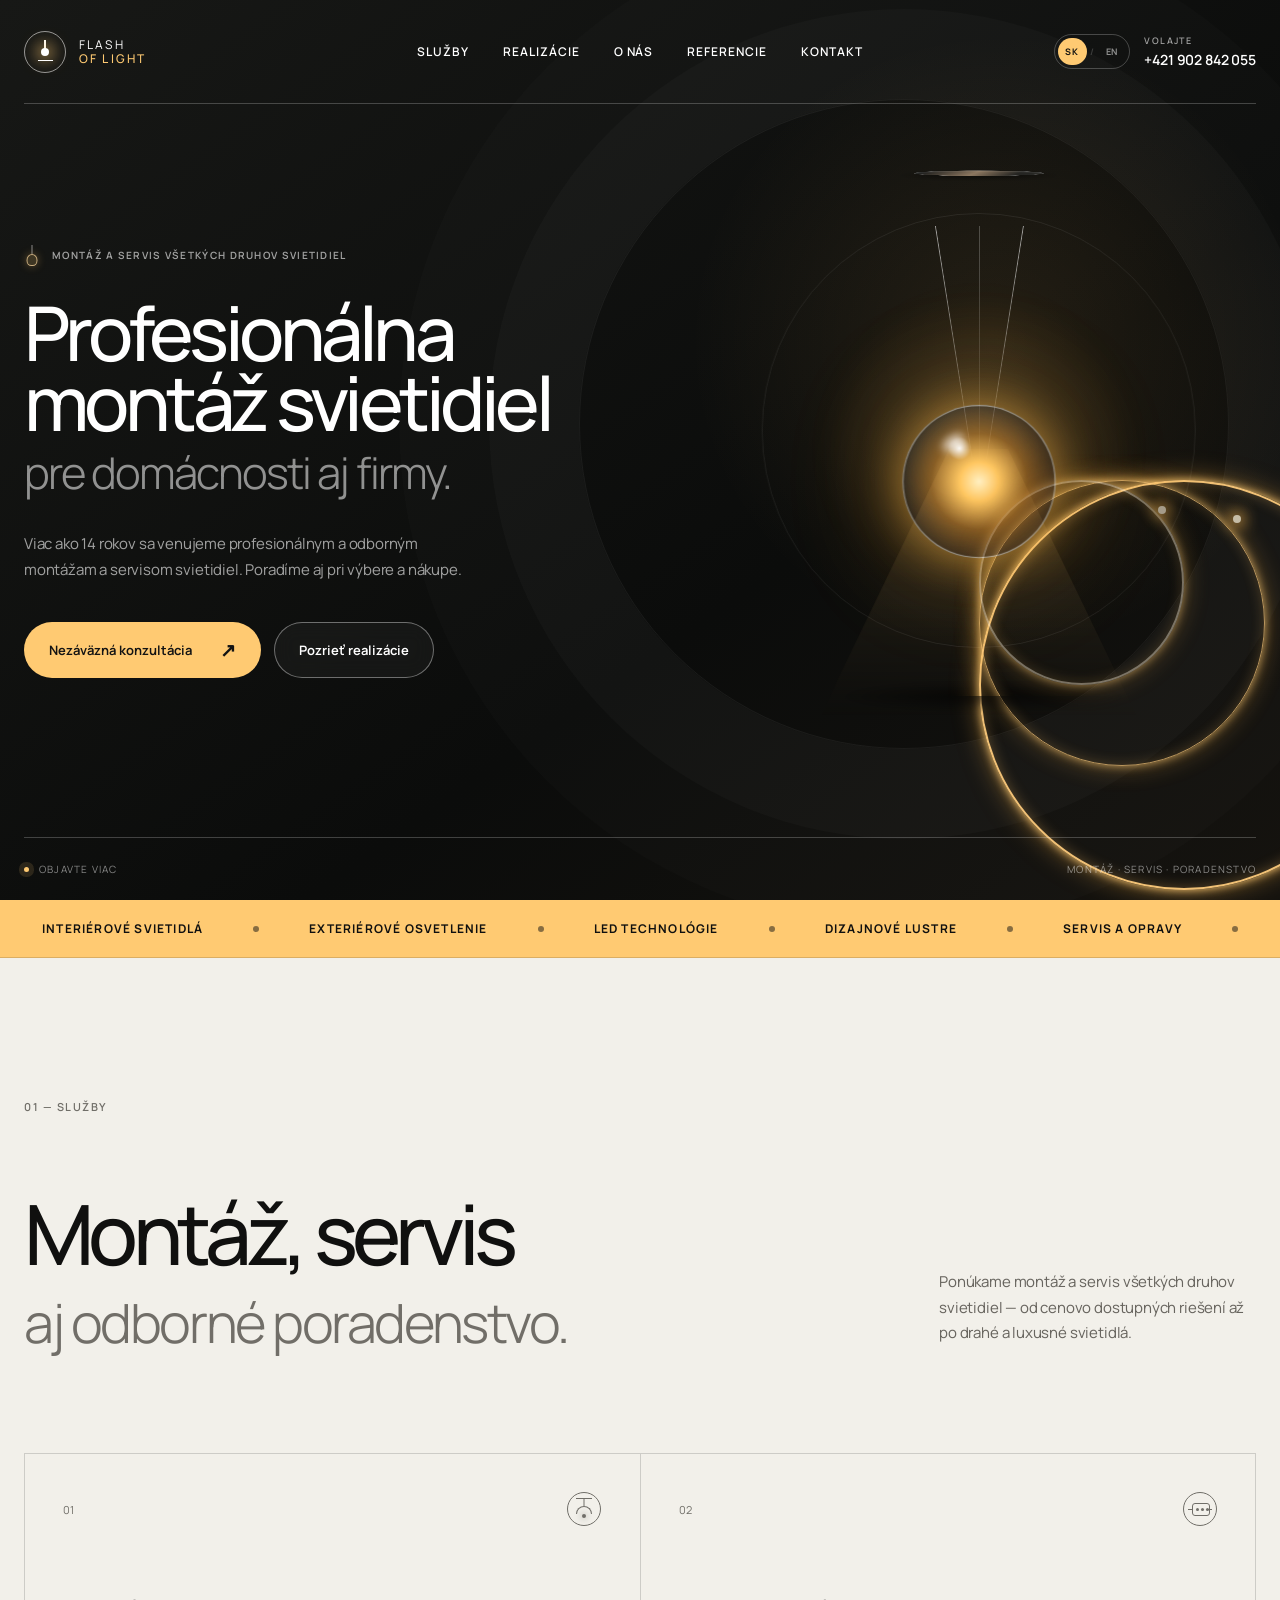
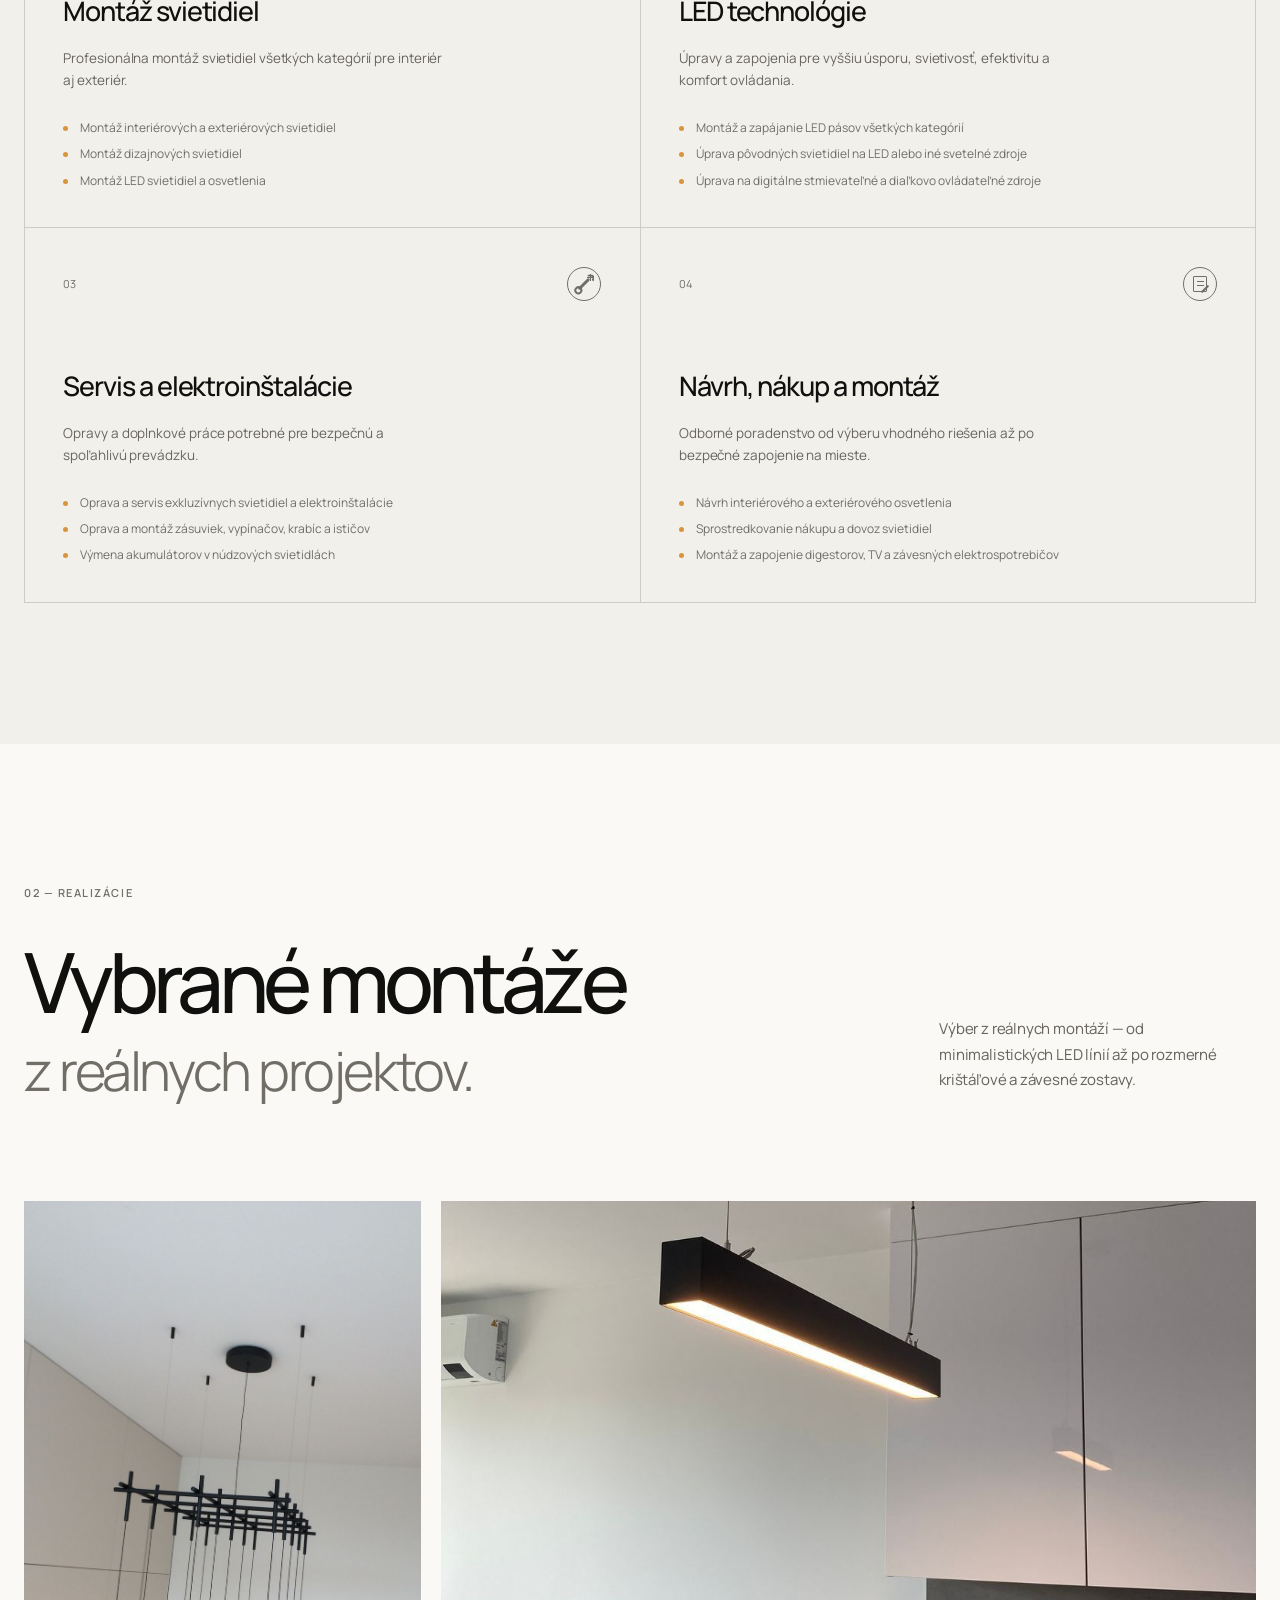
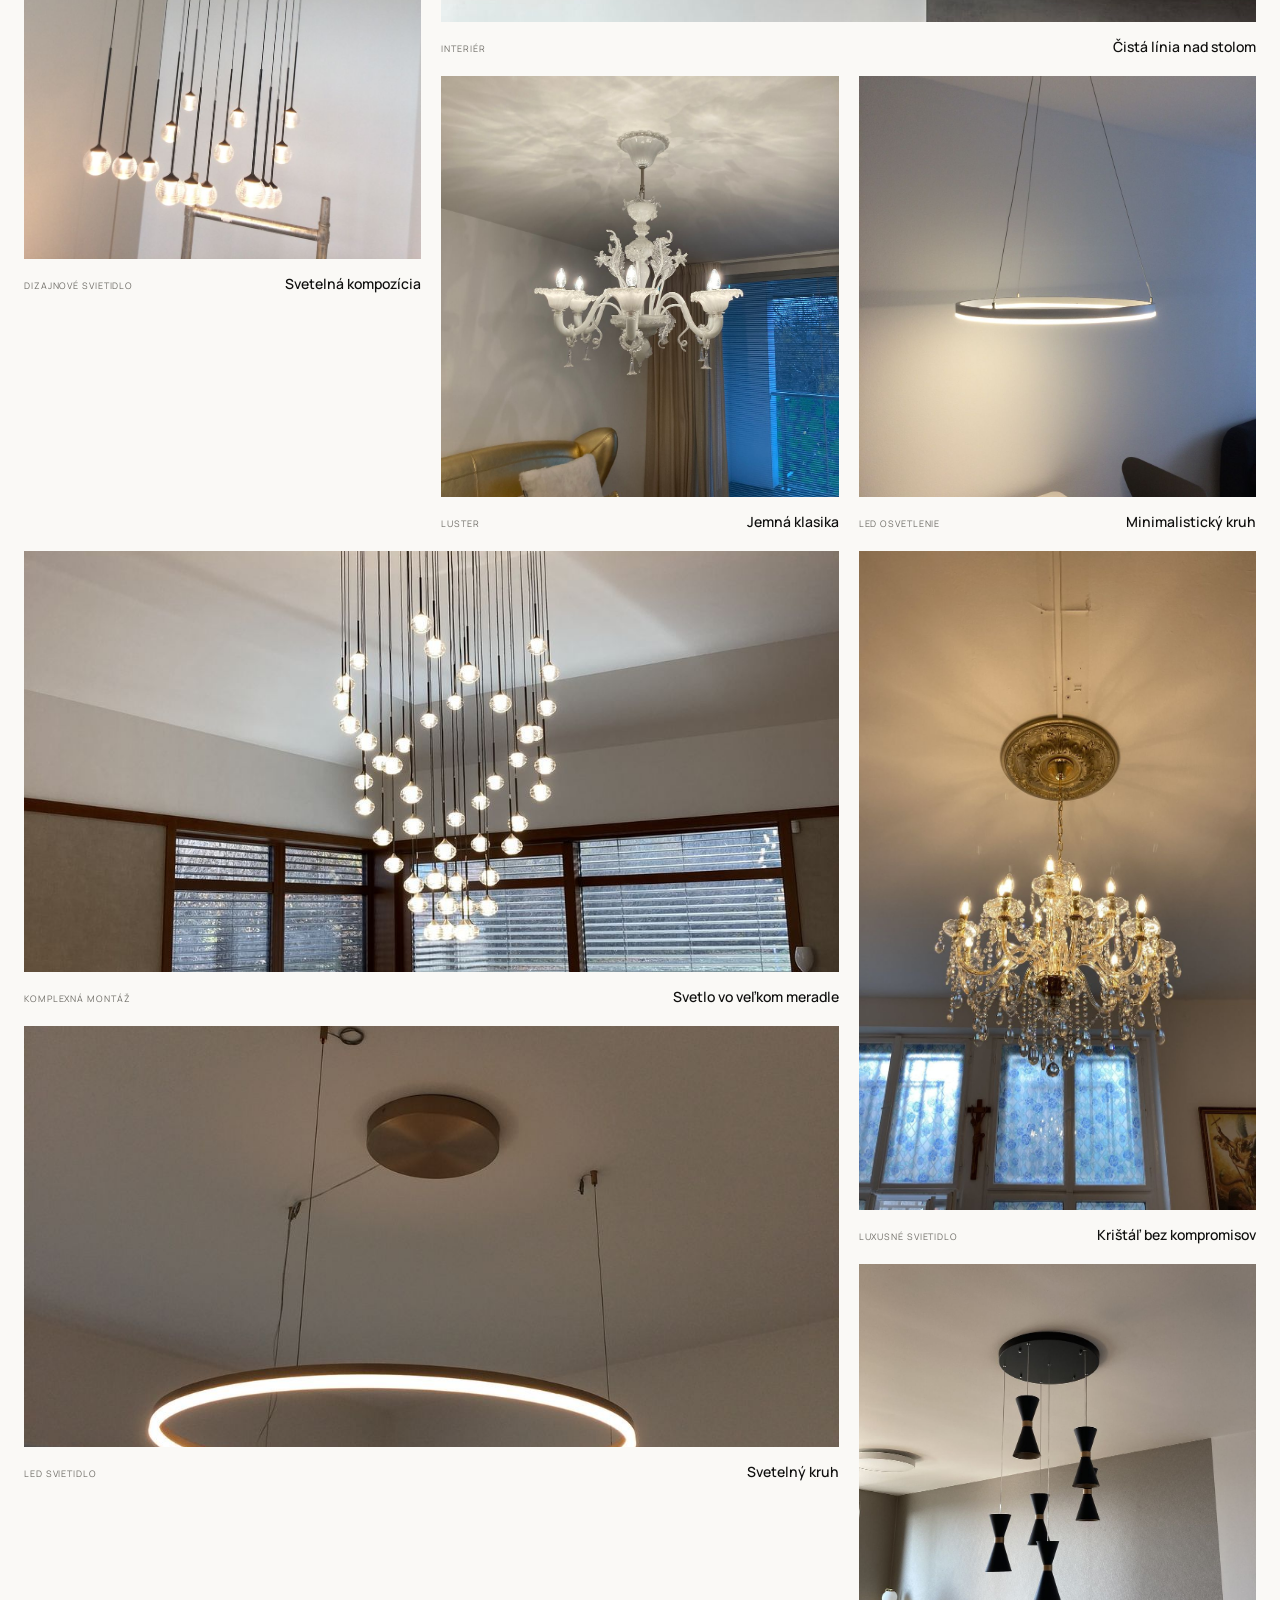
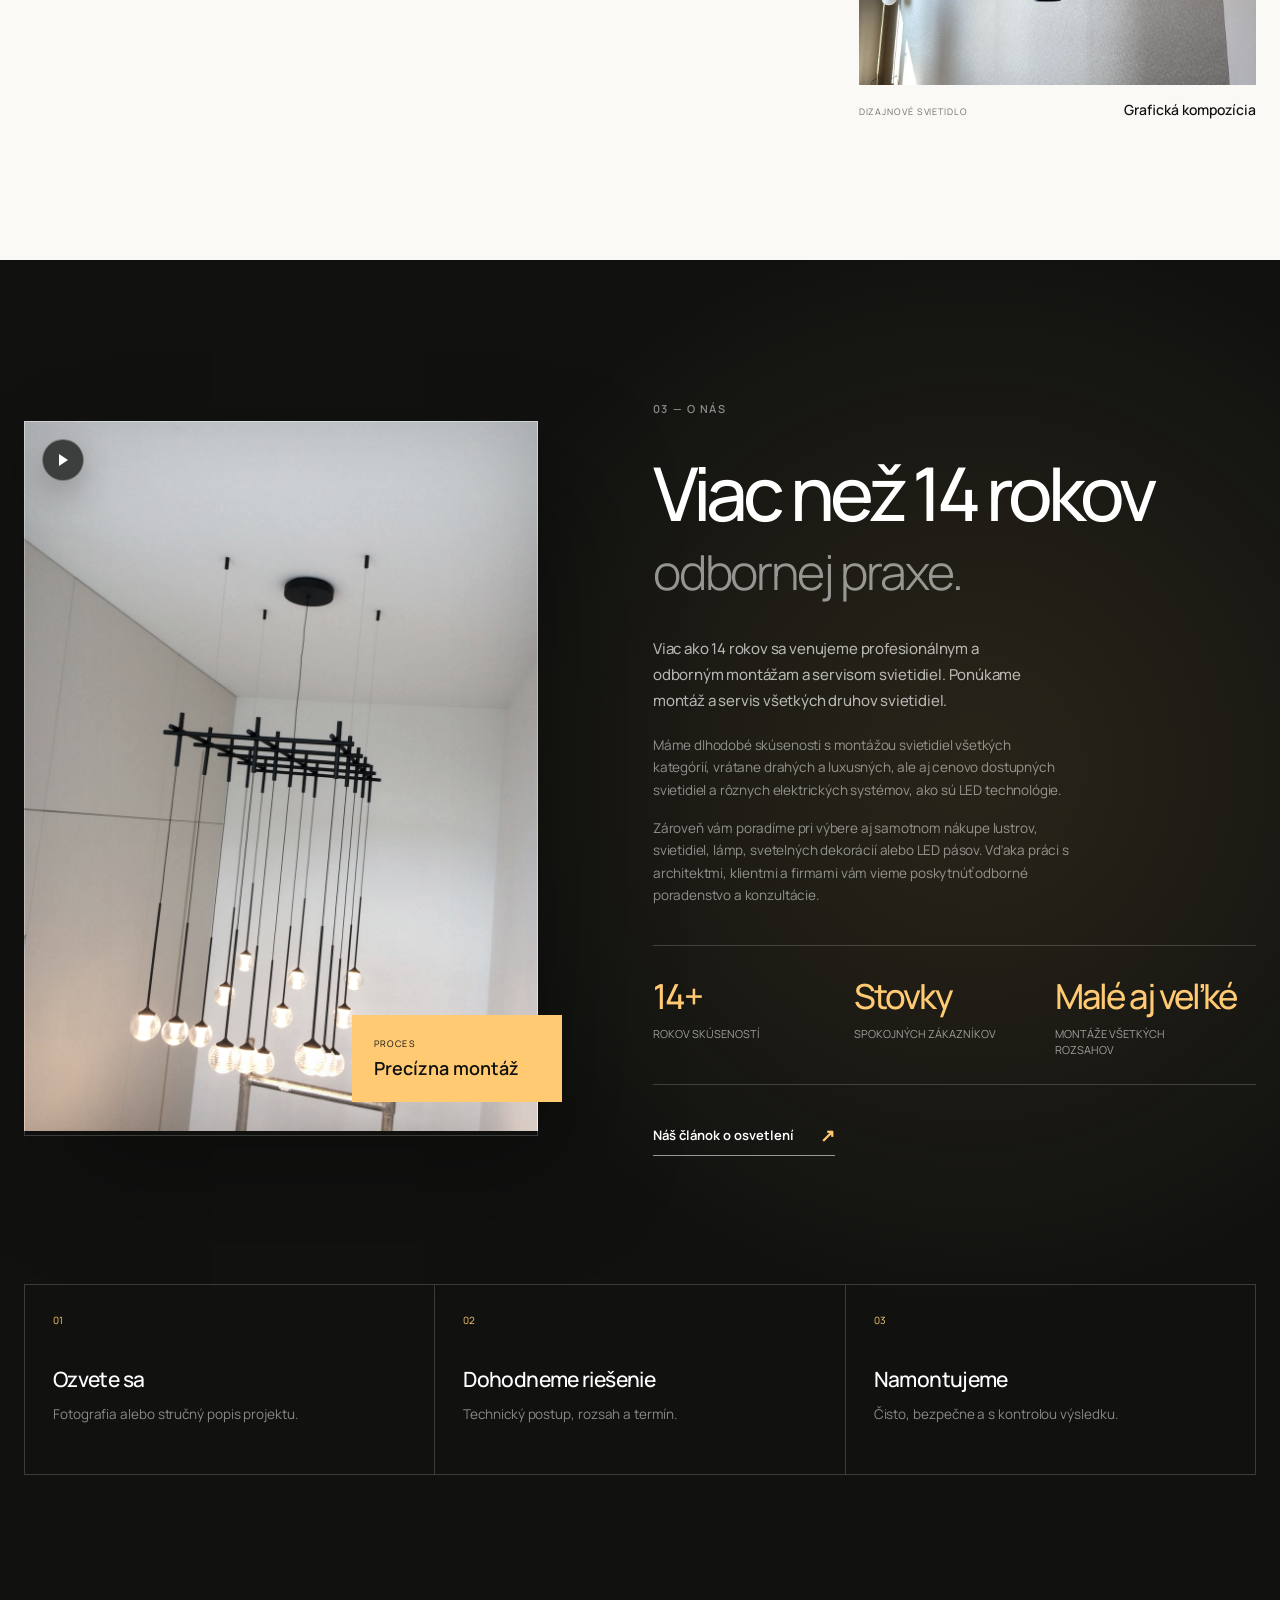
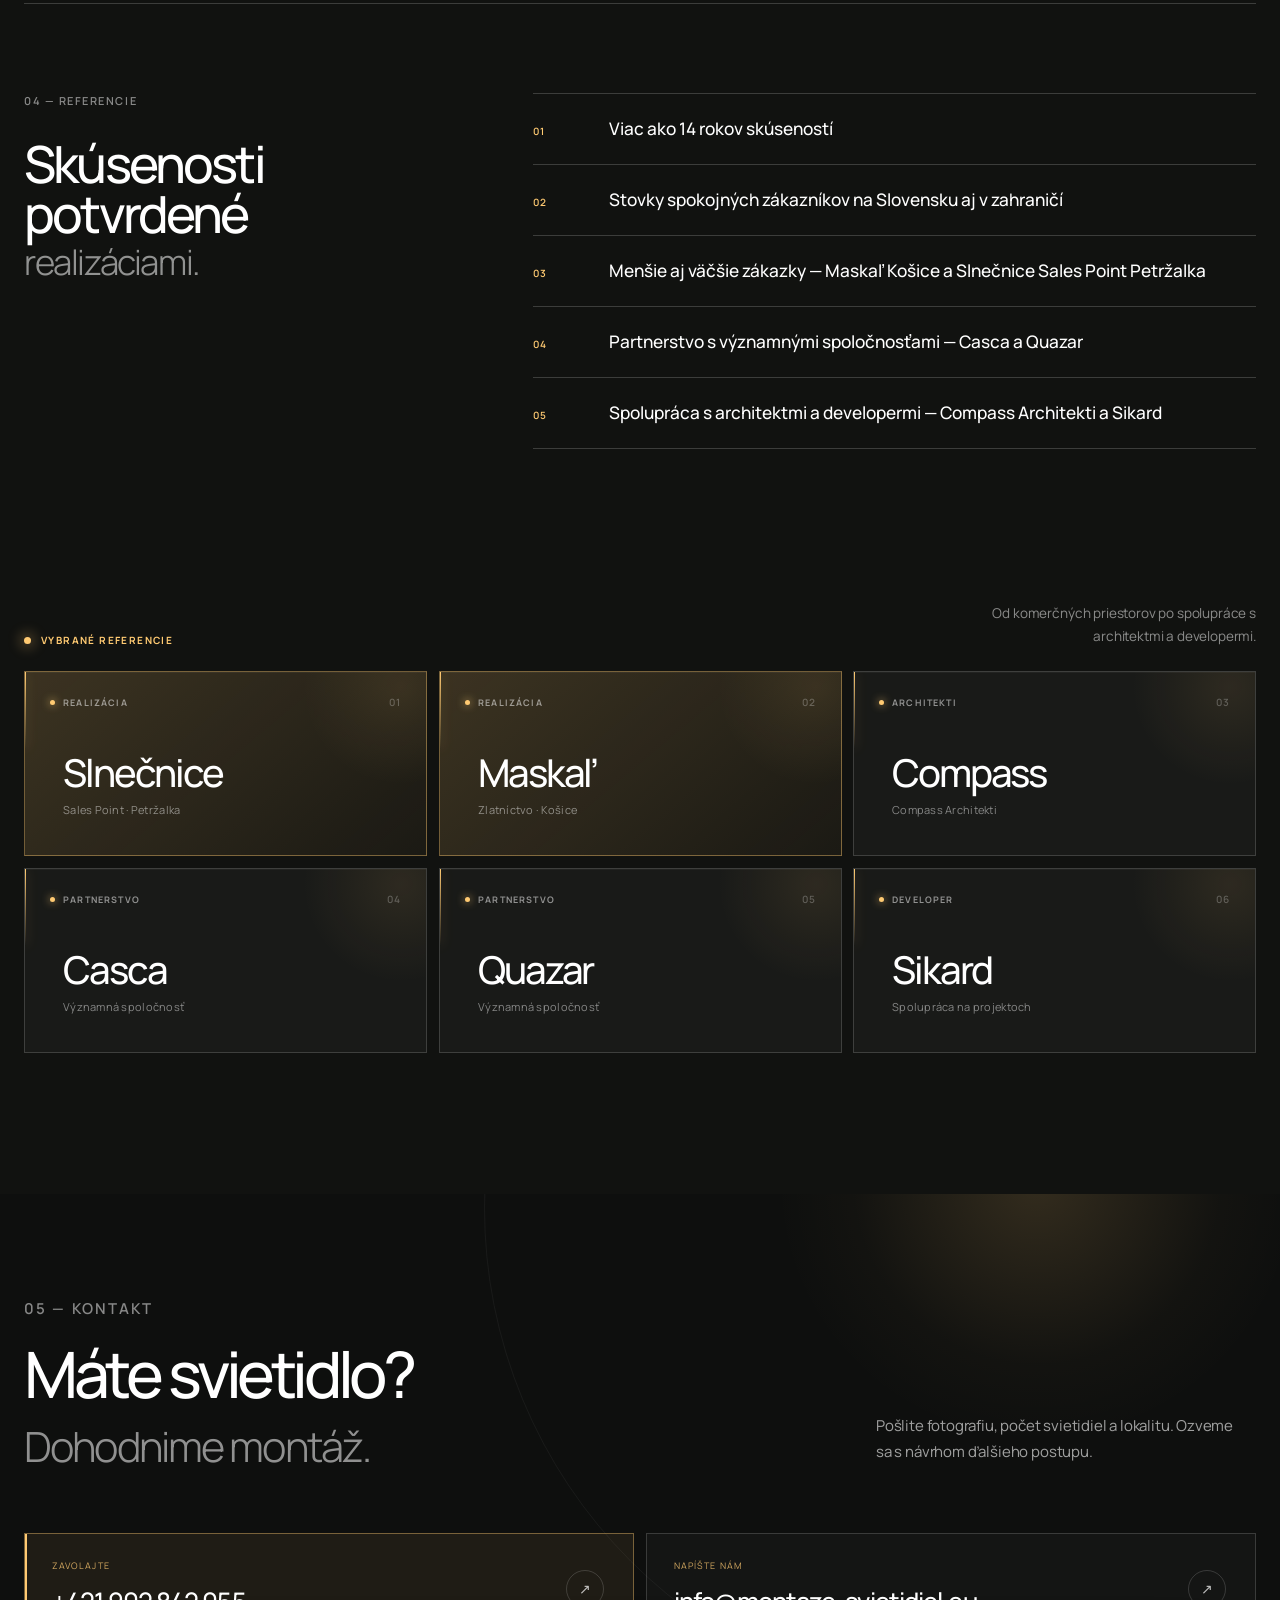
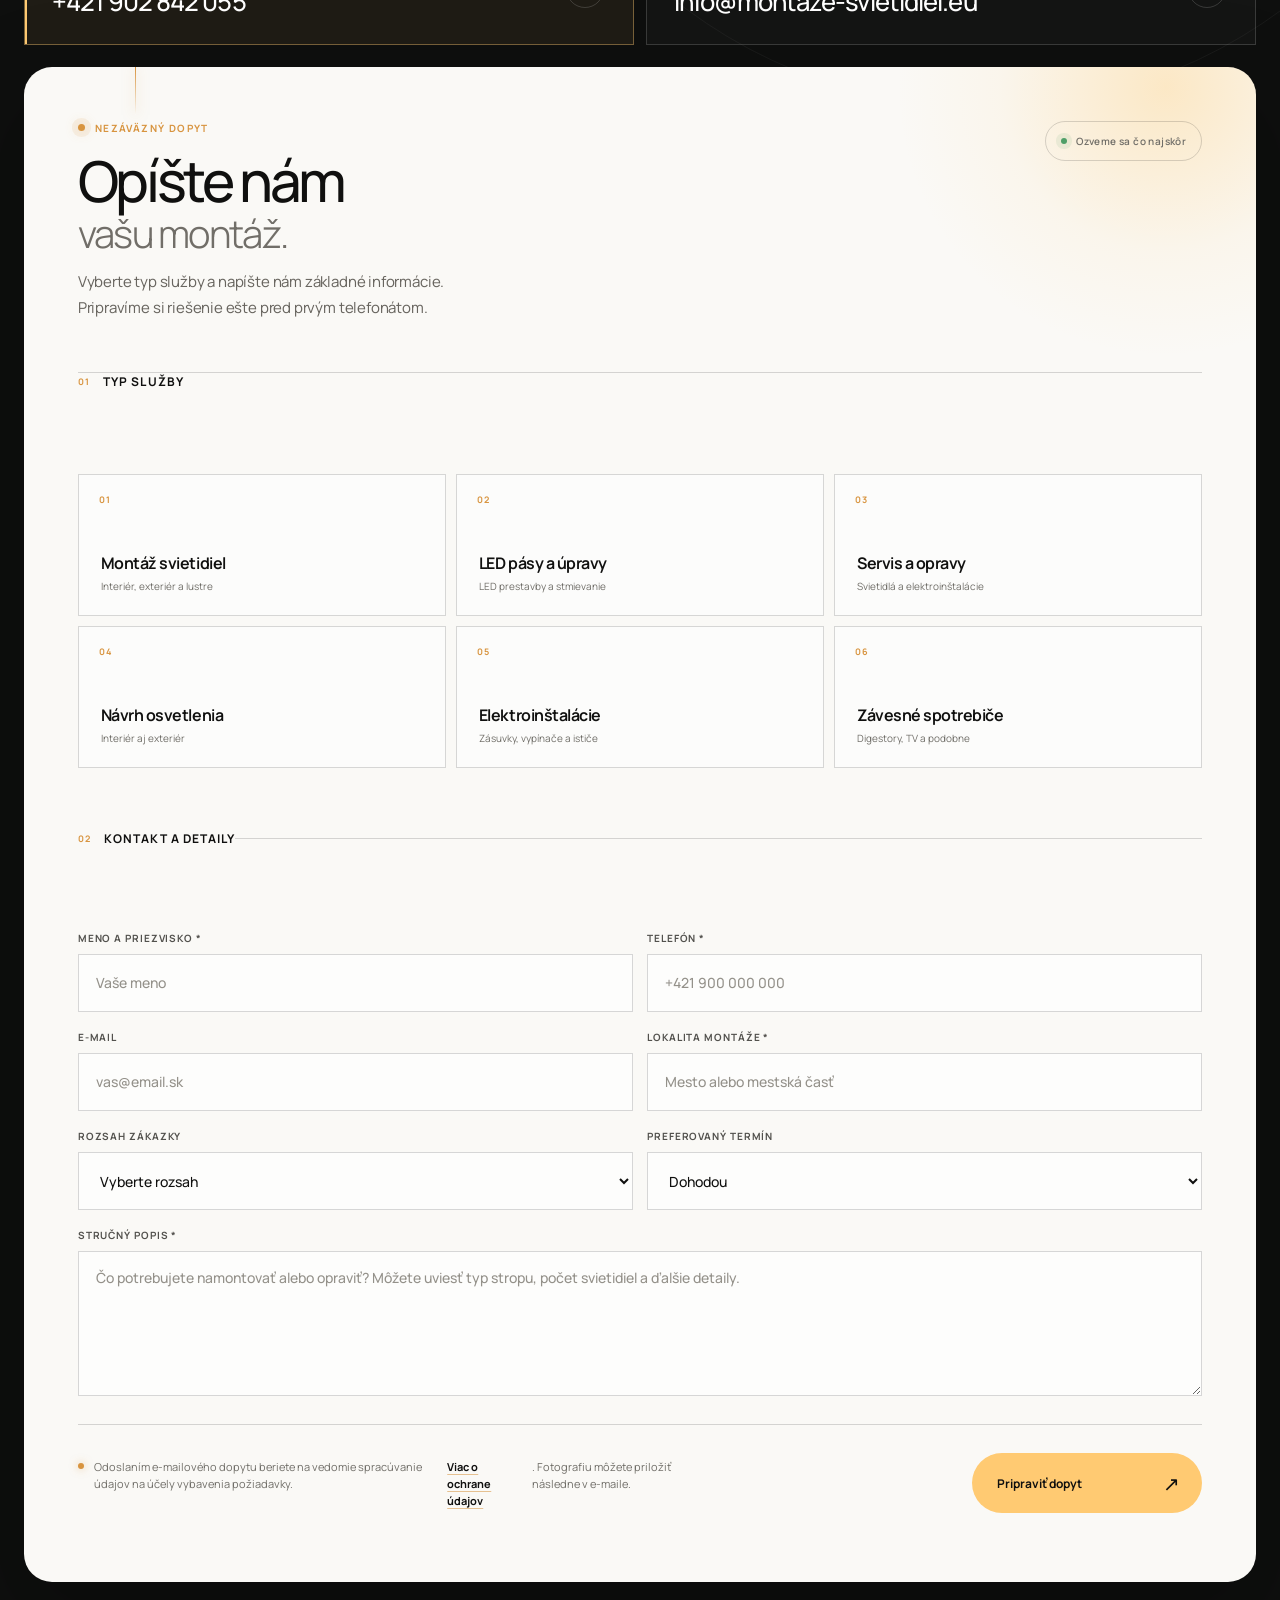
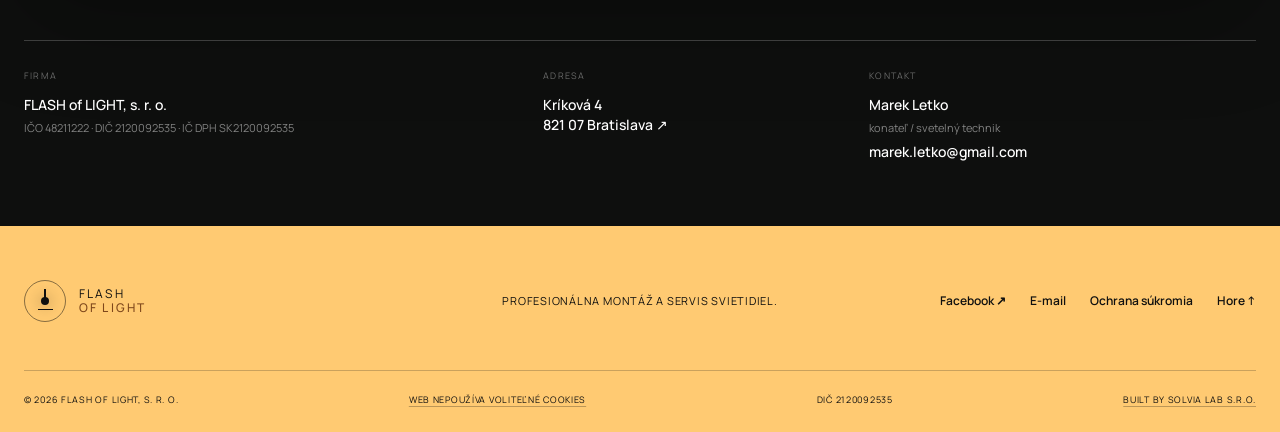
<file: index.html>
<!doctype html>
<html lang="sk" class="no-js">
  <head>
    <meta charset="utf-8">
    <meta name="viewport" content="width=device-width, initial-scale=1">
    <meta name="theme-color" content="#10110f">

    <title>Flash of Light | Profesionálna montáž svietidiel</title>
    <meta name="description" content="Profesionálna montáž, servis a návrh interiérového aj exteriérového osvetlenia v Bratislave.">
    <link rel="canonical" href="https://montaze-svietidiel.eu/">
    <link rel="alternate" hreflang="sk" href="https://montaze-svietidiel.eu/">
    <link rel="alternate" hreflang="en" href="https://montaze-svietidiel.eu/en.html">
    <link rel="alternate" hreflang="x-default" href="https://montaze-svietidiel.eu/">
    <link rel="icon" href="assets/favicon.png" type="image/png">

    <script>
      (() => {
        const navigation = performance.getEntriesByType?.('navigation')[0];
        const forceLoader = new URLSearchParams(location.search).has('show-loader');
        let fromThisSite = false;
        try {
          fromThisSite = Boolean(document.referrer) && new URL(document.referrer).origin === location.origin;
        } catch {}

        if (!forceLoader && (
          fromThisSite ||
          navigation?.type === 'reload' ||
          navigation?.type === 'back_forward' ||
          matchMedia('(prefers-reduced-motion: reduce)').matches
        )) {
          document.documentElement.classList.add('skip-loader');
        }
      })();
    </script>

    <meta property="og:type" content="website">
    <meta property="og:locale" content="sk_SK">
    <meta property="og:site_name" content="Flash of Light">
    <meta property="og:title" content="Flash of Light | Profesionálna montáž svietidiel">
    <meta property="og:description" content="Montáž, servis a návrh osvetlenia pre domácnosti, firmy, architektov aj developerov.">
    <meta property="og:url" content="https://montaze-svietidiel.eu/">
    <meta property="og:image" content="https://montaze-svietidiel.eu/assets/og.png">
    <meta name="twitter:card" content="summary_large_image">

    <link rel="stylesheet" href="styles.css?v=20260825-4">
    <script defer src="script.js?v=20260825-3"></script>

    <script type="application/ld+json">
      {
        "@context": "https://schema.org",
        "@type": "Electrician",
        "name": "FLASH of LIGHT, s. r. o.",
        "url": "https://montaze-svietidiel.eu",
        "telephone": "+421902842055",
        "email": "info@montaze-svietidiel.eu",
        "address": {
          "@type": "PostalAddress",
          "streetAddress": "Kríková 4",
          "postalCode": "821 07",
          "addressLocality": "Bratislava",
          "addressCountry": "SK"
        },
        "sameAs": ["https://www.facebook.com/FoLmontazesvietidiel/"]
      }
    </script>
  </head>

  <body class="is-loading">
    <div class="site-loader" role="status" aria-label="Načítava sa stránka">
      <div class="loader-scene" aria-hidden="true">
        <span class="loader-cord"></span>
        <span class="loader-socket"></span>
        <span class="loader-bulb"><i></i></span>
        <span class="loader-beam"></span>
        <span class="loader-floor"></span>
      </div>
      <p><strong>FLASH <em>OF LIGHT</em></strong><small>Rozsvecujeme váš priestor</small></p>
    </div>

    <main>
      <section class="hero" id="domov">
        <div class="hero-grid-bg" aria-hidden="true"></div>
        <div class="hero-ambient" aria-hidden="true"></div>

        <header class="site-header shell">
          <a class="brand" href="#domov" aria-label="Flash of Light – domov">
            <span class="brand-mark"><span></span></span>
            <span class="brand-name">FLASH <b>OF LIGHT</b></span>
          </a>

          <nav class="desktop-nav" aria-label="Hlavná navigácia">
            <a href="#sluzby">Služby</a>
            <a href="#realizacie">Realizácie</a>
            <a href="#o-nas">O nás</a>
            <a href="#referencie">Referencie</a>
            <a href="#kontakt">Kontakt</a>
          </nav>

          <div class="header-end">
            <nav class="language-switch" aria-label="Výber jazyka">
              <a href="index.html" lang="sk" hreflang="sk" aria-label="Slovenčina" aria-current="page">SK</a>
              <span aria-hidden="true">/</span>
              <a href="en.html" lang="en" hreflang="en" aria-label="English">EN</a>
            </nav>
            <a class="header-call" href="tel:+421902842055">
              <span>Volajte</span>
              +421 902 842 055
            </a>
            <details class="mobile-menu">
              <summary aria-label="Otvoriť menu"><i></i><i></i></summary>
              <nav aria-label="Mobilná navigácia">
                <a href="#sluzby">Služby</a>
                <a href="#realizacie">Realizácie</a>
                <a href="#o-nas">O nás</a>
                <a href="#referencie">Referencie</a>
                <a href="#kontakt">Kontakt</a>
              </nav>
            </details>
          </div>
        </header>

        <div class="hero-content shell">
          <div class="hero-copy">
            <div class="hero-kicker"><span class="hero-kicker-bulb" aria-hidden="true"></span><span>Montáž a servis všetkých druhov svietidiel</span></div>
            <h1>Profesionálna montáž svietidiel <em class="hero-title-accent">pre domácnosti aj firmy.</em></h1>
            <p class="support-copy support-copy-light hero-support">Viac ako 14 rokov sa venujeme profesionálnym a odborným montážam a servisom svietidiel. Poradíme aj pri výbere a nákupe.</p>
            <div class="hero-actions">
              <a class="button button-primary" href="#kontakt">Nezáväzná konzultácia <span>↗</span></a>
              <a class="button button-ghost" href="#realizacie">Pozrieť realizácie</a>
            </div>
          </div>

          <div class="lamp-stage" aria-hidden="true">
            <div class="lamp-beam"></div>
            <div class="light-particles">
              <i></i><i></i><i></i><i></i><i></i><i></i>
            </div>
            <div class="lamp-assembly">
              <span class="lamp-canopy"></span>
              <i class="lamp-wire wire-left"></i>
              <i class="lamp-wire wire-right"></i>
              <i class="lamp-wire wire-center"></i>
              <span class="lamp-ring ring-one"></span>
              <span class="lamp-ring ring-two"></span>
              <span class="lamp-ring ring-three"></span>
              <span class="lamp-orb"><i></i></span>
            </div>
            <span class="lamp-shadow"></span>
          </div>
        </div>

        <div class="hero-footer shell">
          <span class="scroll-cue"><i></i> Objavte viac</span>
          <span>Montáž · servis · poradenstvo</span>
        </div>
      </section>

      <section class="trust-strip" aria-label="Naše zameranie">
        <div class="ticker">
          <div class="ticker-group">
            <span>Interiérové svietidlá</span><i></i>
            <span>Exteriérové osvetlenie</span><i></i>
            <span>LED technológie</span><i></i>
            <span>Dizajnové lustre</span><i></i>
            <span>Servis a opravy</span><i></i>
          </div>
          <div class="ticker-group" aria-hidden="true">
            <span>Interiérové svietidlá</span><i></i>
            <span>Exteriérové osvetlenie</span><i></i>
            <span>LED technológie</span><i></i>
            <span>Dizajnové lustre</span><i></i>
            <span>Servis a opravy</span><i></i>
          </div>
        </div>
      </section>

      <section class="services section" id="sluzby">
        <div class="shell">
          <div class="section-heading reveal">
            <p class="section-label">01 — Služby</p>
            <h2>Montáž, servis<br><em>aj odborné poradenstvo.</em></h2>
            <p class="section-intro support-copy">Ponúkame montáž a servis všetkých druhov svietidiel — od cenovo dostupných riešení až po drahé a luxusné svietidlá.</p>
          </div>

          <div class="service-grid">
            <article class="service-card reveal">
              <div class="service-top"><span>01</span><i class="service-icon service-icon-install" aria-hidden="true"><b></b></i></div>
              <h3>Montáž svietidiel</h3>
              <p class="card-support">Profesionálna montáž svietidiel všetkých kategórií pre interiér aj exteriér.</p>
              <ul>
                <li>Montáž interiérových a exteriérových svietidiel</li>
                <li>Montáž dizajnových svietidiel</li>
                <li>Montáž LED svietidiel a osvetlenia</li>
              </ul>
            </article>

            <article class="service-card reveal">
              <div class="service-top"><span>02</span><i class="service-icon service-icon-led" aria-hidden="true"><b></b></i></div>
              <h3>LED technológie</h3>
              <p class="card-support">Úpravy a zapojenia pre vyššiu úsporu, svietivosť, efektivitu a komfort ovládania.</p>
              <ul>
                <li>Montáž a zapájanie LED pásov všetkých kategórií</li>
                <li>Úprava pôvodných svietidiel na LED alebo iné svetelné zdroje</li>
                <li>Úprava na digitálne stmievateľné a diaľkovo ovládateľné zdroje</li>
              </ul>
            </article>

            <article class="service-card reveal">
              <div class="service-top"><span>03</span><i class="service-icon service-icon-service" aria-hidden="true"><b></b></i></div>
              <h3>Servis a elektroinštalácie</h3>
              <p class="card-support">Opravy a doplnkové práce potrebné pre bezpečnú a spoľahlivú prevádzku.</p>
              <ul>
                <li>Oprava a servis exkluzívnych svietidiel a elektroinštalácie</li>
                <li>Oprava a montáž zásuviek, vypínačov, krabíc a ističov</li>
                <li>Výmena akumulátorov v núdzových svietidlách</li>
              </ul>
            </article>

            <article class="service-card reveal">
              <div class="service-top"><span>04</span><i class="service-icon service-icon-plan" aria-hidden="true"><b></b></i></div>
              <h3>Návrh, nákup a montáž</h3>
              <p class="card-support">Odborné poradenstvo od výberu vhodného riešenia až po bezpečné zapojenie na mieste.</p>
              <ul>
                <li>Návrh interiérového a exteriérového osvetlenia</li>
                <li>Sprostredkovanie nákupu a dovoz svietidiel</li>
                <li>Montáž a zapojenie digestorov, TV a závesných elektrospotrebičov</li>
              </ul>
            </article>
          </div>
        </div>
      </section>

      <section class="gallery section" id="realizacie">
        <div class="shell">
          <div class="section-heading gallery-heading reveal">
            <div>
              <p class="section-label">02 — Realizácie</p>
              <h2>Vybrané montáže<br><em>z reálnych projektov.</em></h2>
            </div>
            <p class="section-intro support-copy">Výber z reálnych montáží — od minimalistických LED línií až po rozmerné krištáľové a závesné zostavy.</p>
          </div>

          <div class="gallery-grid">
            <figure class="gallery-item gallery-tall reveal">
              <a href="assets/project-03.jpg" data-lightbox aria-label="Zobraziť fotografiu: Svetelná kompozícia">
                <img src="assets/project-03.jpg" alt="Viacramenné závesné svietidlo s drobnými sklenenými guľami" width="1080" height="1440">
                <span class="gallery-open" aria-hidden="true"></span>
              </a>
              <figcaption><span>Dizajnové svietidlo</span><strong>Svetelná kompozícia</strong></figcaption>
            </figure>

            <figure class="gallery-item gallery-wide reveal">
              <a href="assets/project-01.jpg" data-lightbox aria-label="Zobraziť fotografiu: Čistá línia nad stolom">
                <img src="assets/project-01.jpg" alt="Čierne lineárne svietidlo nad kuchynským ostrovčekom" width="1080" height="1440">
                <span class="gallery-open" aria-hidden="true"></span>
              </a>
              <figcaption><span>Interiér</span><strong>Čistá línia nad stolom</strong></figcaption>
            </figure>

            <figure class="gallery-item reveal">
              <a href="assets/project-05.jpg" data-lightbox aria-label="Zobraziť fotografiu: Jemná klasika">
                <img src="assets/project-05.jpg" alt="Biely zdobený sklenený luster v obývacej izbe" width="1080" height="1440" loading="lazy">
                <span class="gallery-open" aria-hidden="true"></span>
              </a>
              <figcaption><span>Luster</span><strong>Jemná klasika</strong></figcaption>
            </figure>

            <figure class="gallery-item gallery-wide reveal">
              <a href="assets/project-08.jpg" data-lightbox aria-label="Zobraziť fotografiu: Svetlo vo veľkom meradle">
                <img src="assets/project-08.jpg" alt="Veľká kaskáda desiatok závesných svetelných gulí" width="1080" height="1440" loading="lazy">
                <span class="gallery-open" aria-hidden="true"></span>
              </a>
              <figcaption><span>Komplexná montáž</span><strong>Svetlo vo veľkom meradle</strong></figcaption>
            </figure>

            <figure class="gallery-item reveal">
              <a href="assets/project-02.jpg" data-lightbox aria-label="Zobraziť fotografiu: Minimalistický kruh">
                <img src="assets/project-02.jpg" alt="Minimalistické kruhové LED svietidlo nad stolom" width="1080" height="1440" loading="lazy">
                <span class="gallery-open" aria-hidden="true"></span>
              </a>
              <figcaption><span>LED osvetlenie</span><strong>Minimalistický kruh</strong></figcaption>
            </figure>

            <figure class="gallery-item gallery-tall reveal">
              <a href="assets/project-06.jpg" data-lightbox aria-label="Zobraziť fotografiu: Krištáľ bez kompromisov">
                <img src="assets/project-06.jpg" alt="Bohato zdobený krištáľový luster so zapnutými žiarovkami" width="1080" height="1440" loading="lazy">
                <span class="gallery-open" aria-hidden="true"></span>
              </a>
              <figcaption><span>Luxusné svietidlo</span><strong>Krištáľ bez kompromisov</strong></figcaption>
            </figure>

            <figure class="gallery-item gallery-wide reveal">
              <a href="assets/project-04.jpg" data-lightbox aria-label="Zobraziť fotografiu: Svetelný kruh">
                <img src="assets/project-04.jpg" alt="Veľké kruhové LED svietidlo zavesené pod stropom" width="1080" height="1440" loading="lazy">
                <span class="gallery-open" aria-hidden="true"></span>
              </a>
              <figcaption><span>LED svietidlo</span><strong>Svetelný kruh</strong></figcaption>
            </figure>

            <figure class="gallery-item reveal">
              <a href="assets/project-07.jpg" data-lightbox aria-label="Zobraziť fotografiu: Grafická kompozícia">
                <img src="assets/project-07.jpg" alt="Kompozícia čiernych závesných svietidiel s mosadznými detailmi" width="1080" height="1440" loading="lazy">
                <span class="gallery-open" aria-hidden="true"></span>
              </a>
              <figcaption><span>Dizajnové svietidlo</span><strong>Grafická kompozícia</strong></figcaption>
            </figure>
          </div>
        </div>
      </section>

      <dialog class="lightbox" aria-labelledby="lightbox-title">
        <button class="lightbox-close" type="button" aria-label="Zavrieť detail">×</button>
        <button class="lightbox-nav lightbox-prev" type="button" aria-label="Predchádzajúca fotografia">←</button>
        <figure>
          <div class="lightbox-media"><img src="assets/project-03.jpg" alt=""></div>
          <figcaption>
            <div><span></span><strong id="lightbox-title"></strong></div>
            <small><b>1</b> / 8</small>
          </figcaption>
        </figure>
        <button class="lightbox-nav lightbox-next" type="button" aria-label="Nasledujúca fotografia">→</button>
      </dialog>

      <section class="about section" id="o-nas">
        <div class="shell about-grid">
          <div class="about-media reveal">
            <video autoplay muted loop playsinline poster="assets/project-03.jpg" aria-label="Ukážka profesionálnej montáže svietidla">
              <source src="assets/installation-loop.mp4" type="video/mp4">
            </video>
            <button class="media-toggle" type="button" aria-label="Pozastaviť video" aria-pressed="false" data-pause-label="Pozastaviť video" data-play-label="Spustiť video"><span aria-hidden="true"></span></button>
            <div class="about-media-label"><span>Proces</span><strong>Precízna montáž</strong></div>
          </div>

          <div class="about-copy reveal">
            <p class="section-label light">03 — O nás</p>
            <h2>Viac než 14 rokov<br><em>odbornej praxe.</em></h2>
            <p class="about-lead support-copy support-copy-light">Viac ako 14 rokov sa venujeme profesionálnym a odborným montážam a servisom svietidiel. Ponúkame montáž a servis všetkých druhov svietidiel.</p>
            <p class="support-copy support-copy-light">Máme dlhodobé skúsenosti s montážou svietidiel všetkých kategórií, vrátane drahých a luxusných, ale aj cenovo dostupných svietidiel a rôznych elektrických systémov, ako sú LED technológie.</p>
            <p class="support-copy support-copy-light">Zároveň vám poradíme pri výbere aj samotnom nákupe lustrov, svietidiel, lámp, svetelných dekorácií alebo LED pásov. Vďaka práci s architektmi, klientmi a firmami vám vieme poskytnúť odborné poradenstvo a konzultácie.</p>

            <div class="about-facts">
              <div><strong>14+</strong><span>rokov skúseností</span></div>
              <div><strong>Stovky</strong><span>spokojných zákazníkov</span></div>
              <div><strong>Malé aj veľké</strong><span>montáže všetkých rozsahov</span></div>
            </div>

            <a class="text-link" href="https://www.daibau.sk/clanok/383/osvetlenie_interieru_ako_zladit_funkcnost_a_dizajn#flash-of-light-sro" target="_blank" rel="noreferrer">Náš článok o osvetlení <span>↗</span></a>
          </div>
        </div>

        <div class="shell compact-process reveal">
          <div><span>01</span><strong>Ozvete sa</strong><p class="card-support">Fotografia alebo stručný popis projektu.</p></div>
          <div><span>02</span><strong>Dohodneme riešenie</strong><p class="card-support">Technický postup, rozsah a termín.</p></div>
          <div><span>03</span><strong>Namontujeme</strong><p class="card-support">Čisto, bezpečne a s kontrolou výsledku.</p></div>
        </div>

        <div class="shell reference-panel reveal" id="referencie">
          <div class="reference-heading">
            <p class="section-label light">04 — Referencie</p>
            <h3>Skúsenosti potvrdené <em>realizáciami.</em></h3>
          </div>
          <ul class="reference-list">
            <li><span>01</span><strong>Viac ako 14 rokov skúseností</strong></li>
            <li><span>02</span><strong>Stovky spokojných zákazníkov na Slovensku aj v zahraničí</strong></li>
            <li><span>03</span><strong>Menšie aj väčšie zákazky — Maskaľ Košice a Slnečnice Sales Point Petržalka</strong></li>
            <li><span>04</span><strong>Partnerstvo s významnými spoločnosťami — Casca a Quazar</strong></li>
            <li><span>05</span><strong>Spolupráca s architektmi a developermi — Compass Architekti a Sikard</strong></li>
          </ul>

          <div class="client-showcase">
            <div class="client-showcase-intro">
              <span><i></i> Vybrané referencie</span>
              <p class="support-copy support-copy-light">Od komerčných priestorov po spolupráce s architektmi a developermi.</p>
            </div>

            <div class="client-grid">
              <article class="client-card client-card-featured">
                <div class="client-card-meta"><span>Realizácia</span><b>01</b></div>
                <strong>Slnečnice</strong>
                <small>Sales Point · Petržalka</small>
              </article>
              <article class="client-card client-card-featured">
                <div class="client-card-meta"><span>Realizácia</span><b>02</b></div>
                <strong>Maskaľ</strong>
                <small>Zlatníctvo · Košice</small>
              </article>
              <article class="client-card">
                <div class="client-card-meta"><span>Architekti</span><b>03</b></div>
                <strong>Compass</strong>
                <small>Compass Architekti</small>
              </article>
              <article class="client-card">
                <div class="client-card-meta"><span>Partnerstvo</span><b>04</b></div>
                <strong>Casca</strong>
                <small>Významná spoločnosť</small>
              </article>
              <article class="client-card">
                <div class="client-card-meta"><span>Partnerstvo</span><b>05</b></div>
                <strong>Quazar</strong>
                <small>Významná spoločnosť</small>
              </article>
              <article class="client-card">
                <div class="client-card-meta"><span>Developer</span><b>06</b></div>
                <strong>Sikard</strong>
                <small>Spolupráca na projektoch</small>
              </article>
            </div>
          </div>
        </div>
      </section>

      <section class="contact" id="kontakt">
        <div class="contact-glow" aria-hidden="true"></div>
        <div class="shell contact-inner">
          <div class="contact-heading reveal">
            <p class="section-label light">05 — Kontakt</p>
            <h2>Máte svietidlo?<br><em>Dohodnime montáž.</em></h2>
            <p class="support-copy support-copy-light">Pošlite fotografiu, počet svietidiel a lokalitu. Ozveme sa s návrhom ďalšieho postupu.</p>
          </div>

          <div class="contact-actions reveal">
            <a href="tel:+421902842055" class="contact-card contact-phone">
              <small>Zavolajte</small><strong>+421 902 842 055</strong><span>↗</span>
            </a>
            <a href="mailto:info@montaze-svietidiel.eu?subject=Dopyt%20na%20montáž%20svietidla" class="contact-card">
              <small>Napíšte nám</small><strong>info@montaze-svietidiel.eu</strong><span>↗</span>
            </a>
          </div>

          <form class="inquiry-form reveal" id="contact-form" aria-labelledby="form-title" action="mailto:info@montaze-svietidiel.eu" method="post" enctype="text/plain">
            <div class="form-intro">
              <div>
                <span class="form-kicker"><i></i> Nezáväzný dopyt</span>
                <h3 id="form-title">Opíšte nám <em>vašu montáž.</em></h3>
                <p class="support-copy">Vyberte typ služby a napíšte nám základné informácie. Pripravíme si riešenie ešte pred prvým telefonátom.</p>
              </div>
              <span class="form-response"><i></i> Ozveme sa čo najskôr</span>
            </div>

            <fieldset class="form-section">
              <legend><span>01</span> Typ služby</legend>
              <div class="category-grid">
                <label class="category-option">
                  <input type="radio" name="category" value="Montáž svietidiel" required>
                  <span><b>01</b><strong>Montáž svietidiel</strong><small>Interiér, exteriér a lustre</small></span>
                </label>
                <label class="category-option">
                  <input type="radio" name="category" value="LED pásy a úpravy">
                  <span><b>02</b><strong>LED pásy a úpravy</strong><small>LED prestavby a stmievanie</small></span>
                </label>
                <label class="category-option">
                  <input type="radio" name="category" value="Servis a opravy">
                  <span><b>03</b><strong>Servis a opravy</strong><small>Svietidlá a elektroinštalácie</small></span>
                </label>
                <label class="category-option">
                  <input type="radio" name="category" value="Návrh osvetlenia">
                  <span><b>04</b><strong>Návrh osvetlenia</strong><small>Interiér aj exteriér</small></span>
                </label>
                <label class="category-option">
                  <input type="radio" name="category" value="Elektroinštalačné práce">
                  <span><b>05</b><strong>Elektroinštalácie</strong><small>Zásuvky, vypínače a ističe</small></span>
                </label>
                <label class="category-option">
                  <input type="radio" name="category" value="Závesné elektrospotrebiče">
                  <span><b>06</b><strong>Závesné spotrebiče</strong><small>Digestory, TV a podobne</small></span>
                </label>
              </div>
            </fieldset>

            <fieldset class="form-section form-details-section">
              <legend><span>02</span> Kontakt a detaily</legend>
              <div class="form-grid">
                <label class="form-field">
                  <span>Meno a priezvisko *</span>
                  <input type="text" name="name" autocomplete="name" maxlength="100" placeholder="Vaše meno" required>
                </label>
                <label class="form-field">
                  <span>Telefón *</span>
                  <input type="tel" name="phone" autocomplete="tel" maxlength="40" placeholder="+421 900 000 000" required>
                </label>
                <label class="form-field">
                  <span>E-mail</span>
                  <input type="email" name="email" autocomplete="email" maxlength="120" placeholder="vas@email.sk">
                </label>
                <label class="form-field">
                  <span>Lokalita montáže *</span>
                  <input type="text" name="location" autocomplete="address-level2" maxlength="120" placeholder="Mesto alebo mestská časť" required>
                </label>
                <label class="form-field">
                  <span>Rozsah zákazky</span>
                  <select name="scope">
                    <option value="Neuvedené">Vyberte rozsah</option>
                    <option value="1 svietidlo">1 svietidlo</option>
                    <option value="2 až 5 svietidiel">2 až 5 svietidiel</option>
                    <option value="6 a viac svietidiel">6 a viac svietidiel</option>
                    <option value="Komerčný alebo väčší projekt">Komerčný alebo väčší projekt</option>
                  </select>
                </label>
                <label class="form-field">
                  <span>Preferovaný termín</span>
                  <select name="term">
                    <option value="Dohodou">Dohodou</option>
                    <option value="Čo najskôr">Čo najskôr</option>
                    <option value="Do 2 týždňov">Do 2 týždňov</option>
                    <option value="Do 1 mesiaca">Do 1 mesiaca</option>
                    <option value="Neskôr">Neskôr</option>
                  </select>
                </label>
                <label class="form-field form-field-full">
                  <span>Stručný popis *</span>
                  <textarea name="message" rows="5" maxlength="1500" placeholder="Čo potrebujete namontovať alebo opraviť? Môžete uviesť typ stropu, počet svietidiel a ďalšie detaily." required></textarea>
                </label>
              </div>
            </fieldset>

            <div class="form-submit-row">
              <p><i></i> Odoslaním e-mailového dopytu beriete na vedomie spracúvanie údajov na účely vybavenia požiadavky. <a href="privacy-sk.html">Viac o ochrane údajov</a>. Fotografiu môžete priložiť následne v e-maile.</p>
              <button class="form-submit" type="submit"><span>Pripraviť dopyt</span><b>↗</b></button>
            </div>
            <p class="form-status" role="status" aria-live="polite"></p>
          </form>

          <div class="contact-details reveal">
            <div><small>Firma</small><strong>FLASH of LIGHT, s. r. o.</strong><span>IČO 48211222 · DIČ 2120092535 · IČ DPH SK2120092535</span></div>
            <div><small>Adresa</small><a href="https://www.google.com/maps/search/?api=1&amp;query=Kr%C3%ADkov%C3%A1+4%2C+821+07+Bratislava" target="_blank" rel="noreferrer">Kríková 4<br>821 07 Bratislava ↗</a></div>
            <div><small>Kontakt</small><strong>Marek Letko</strong><span>konateľ / svetelný technik</span><a href="mailto:marek.letko@gmail.com">marek.letko@gmail.com</a></div>
          </div>
        </div>
      </section>

      <footer>
        <div class="shell footer-grid">
          <a class="brand brand-dark" href="#domov" aria-label="Flash of Light – späť hore">
            <span class="brand-mark"><span></span></span>
            <span class="brand-name">FLASH <b>OF LIGHT</b></span>
          </a>
          <p>Profesionálna montáž a servis svietidiel.</p>
          <div class="footer-links">
            <a href="https://www.facebook.com/FoLmontazesvietidiel/" target="_blank" rel="noreferrer">Facebook ↗</a>
            <a href="mailto:info@montaze-svietidiel.eu">E-mail</a>
            <a href="privacy-sk.html">Ochrana súkromia</a>
            <a href="#domov">Hore ↑</a>
          </div>
        </div>
        <div class="shell footer-bottom"><span>© 2026 FLASH of LIGHT, s. r. o.</span><a href="privacy-sk.html#cookies">Web nepoužíva voliteľné cookies</a><span>DIČ 2120092535</span><a class="footer-credit" href="https://solvialab.tech" target="_blank" rel="noopener noreferrer">Built by Solvia Lab s.r.o.</a></div>
      </footer>

    </main>
  </body>
</html>
</file>
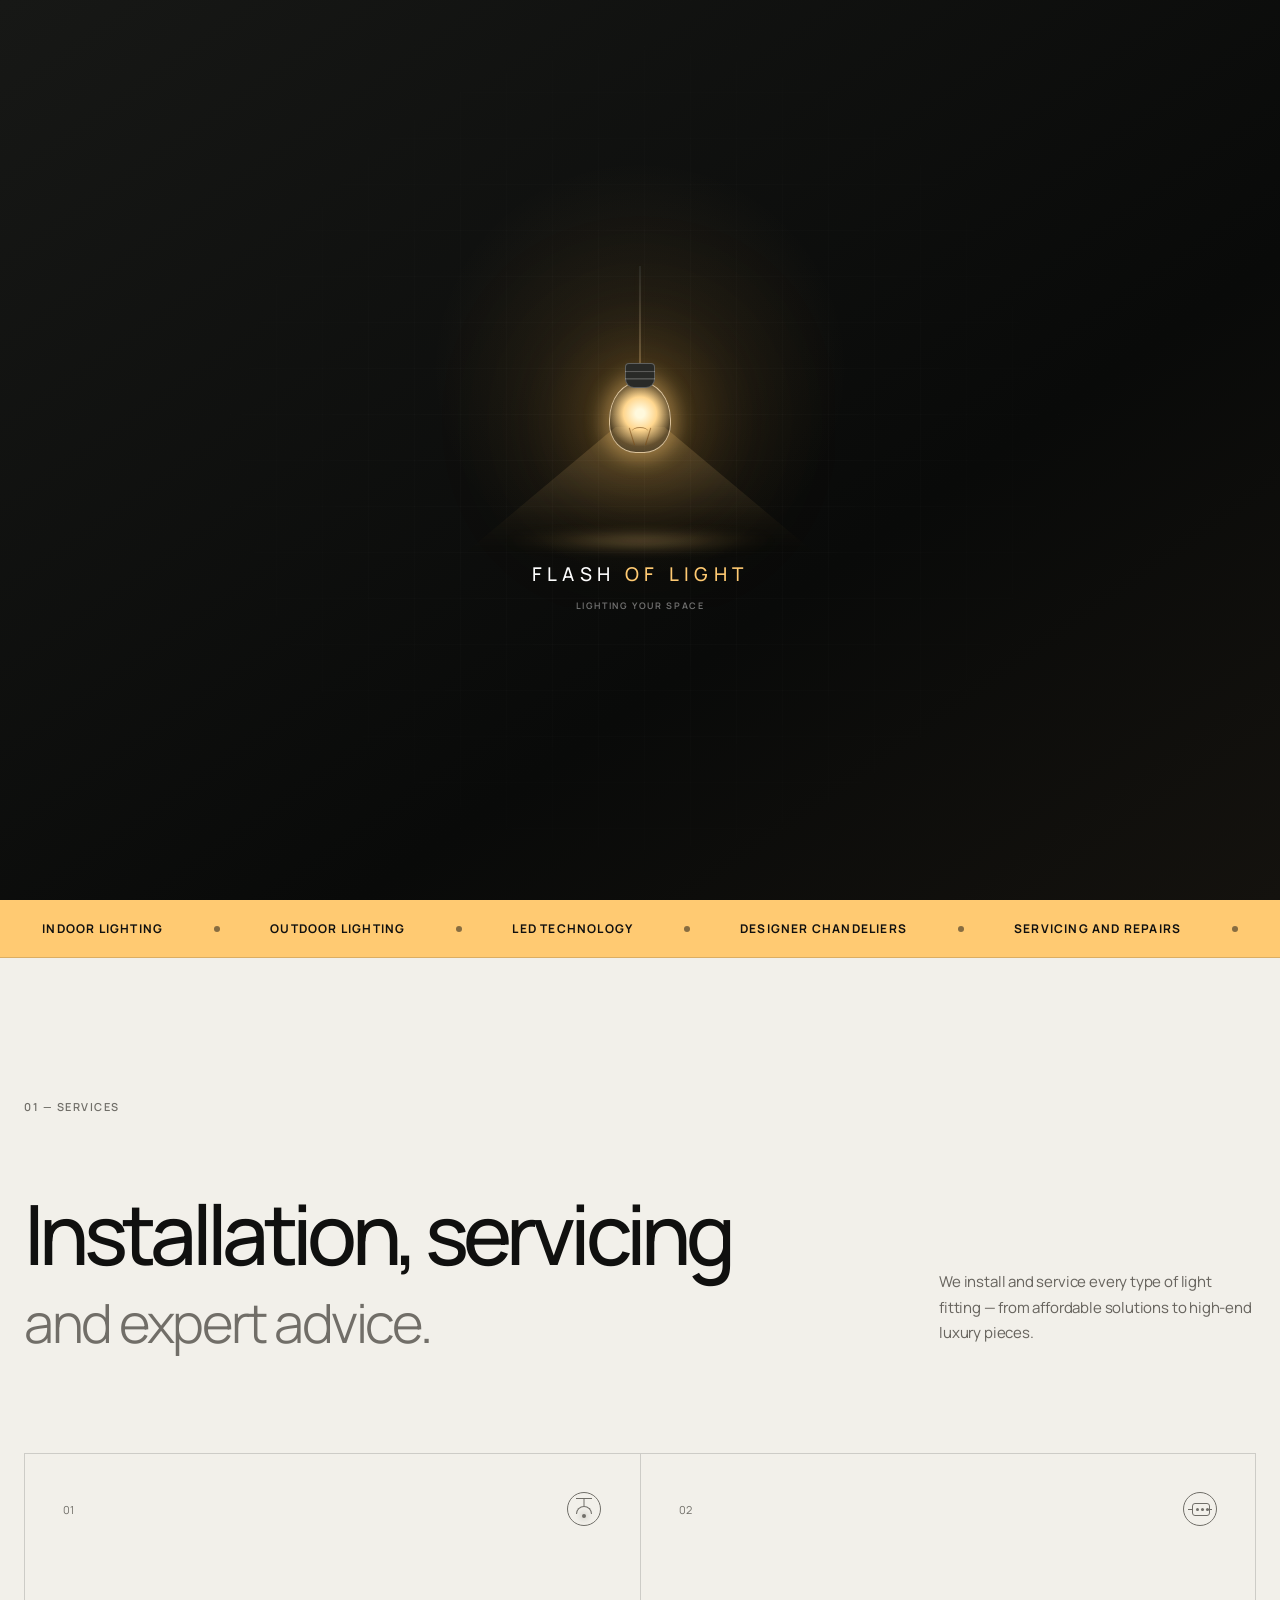
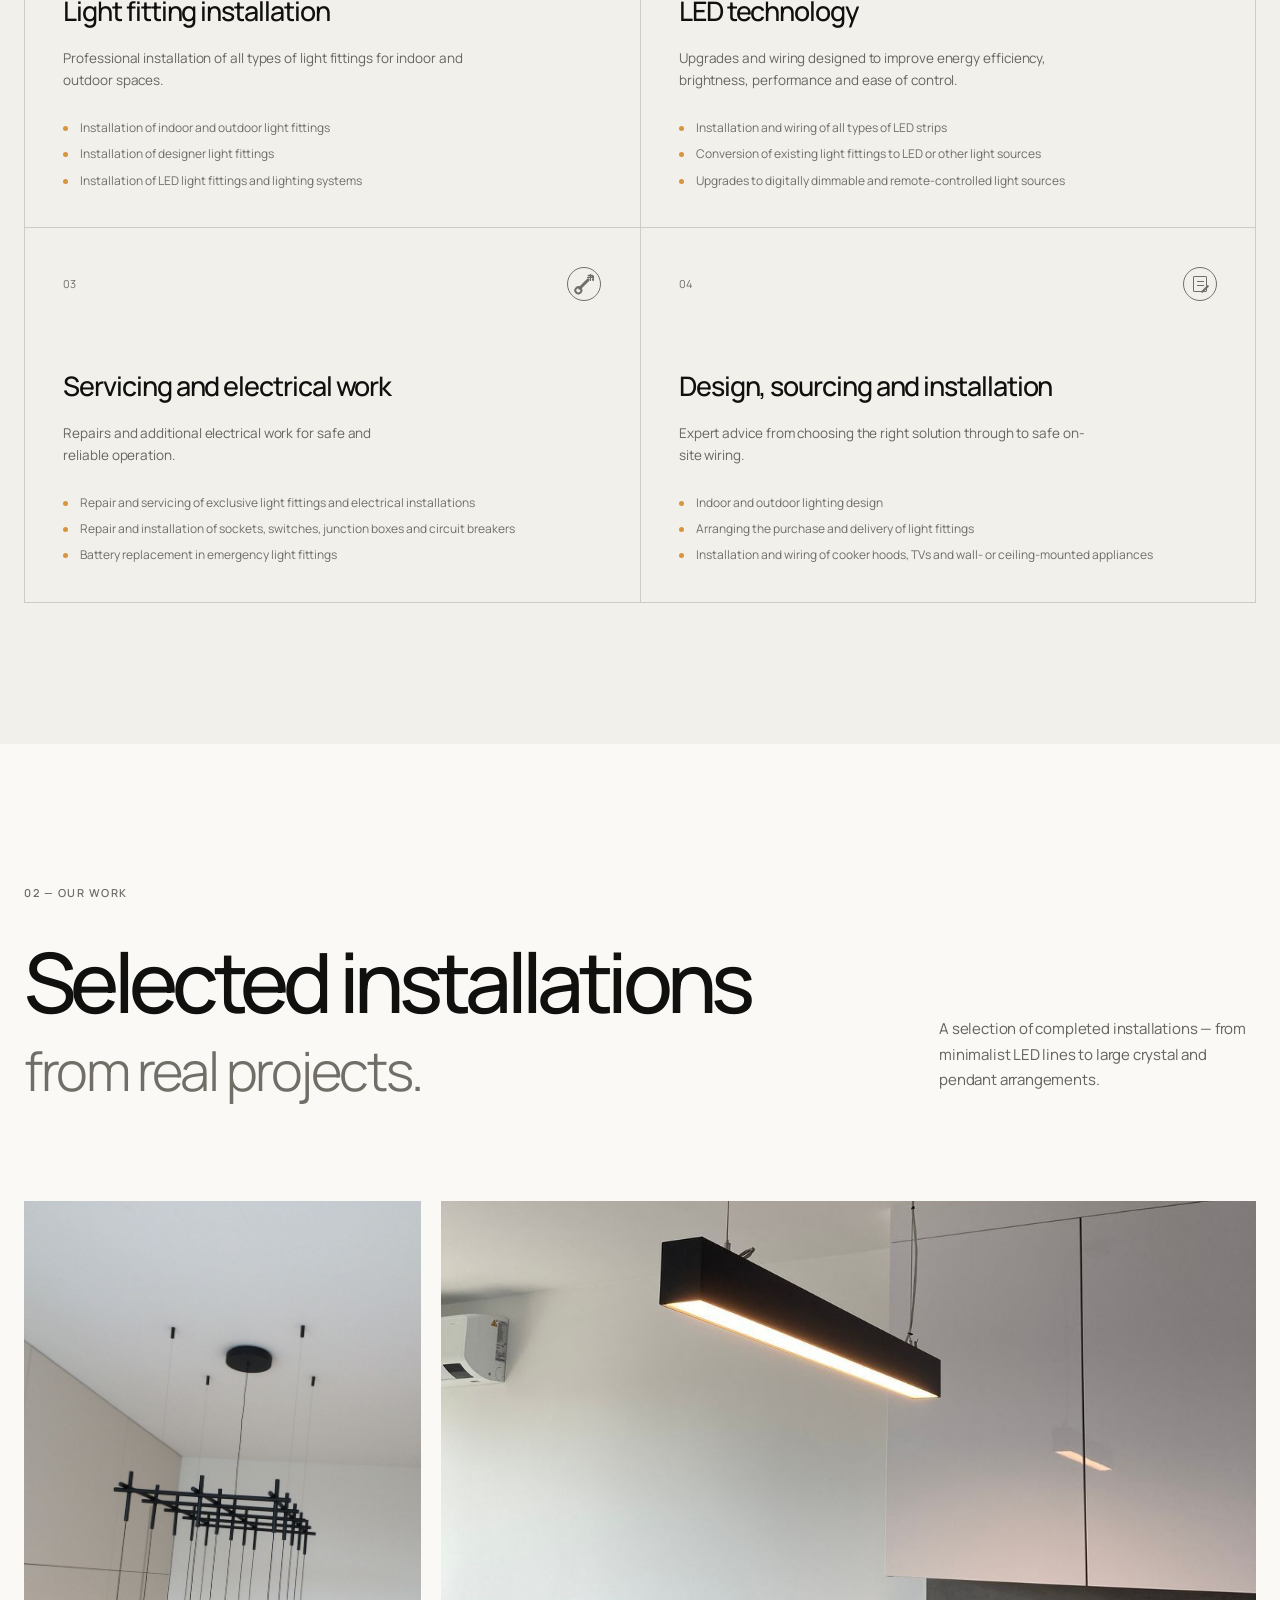
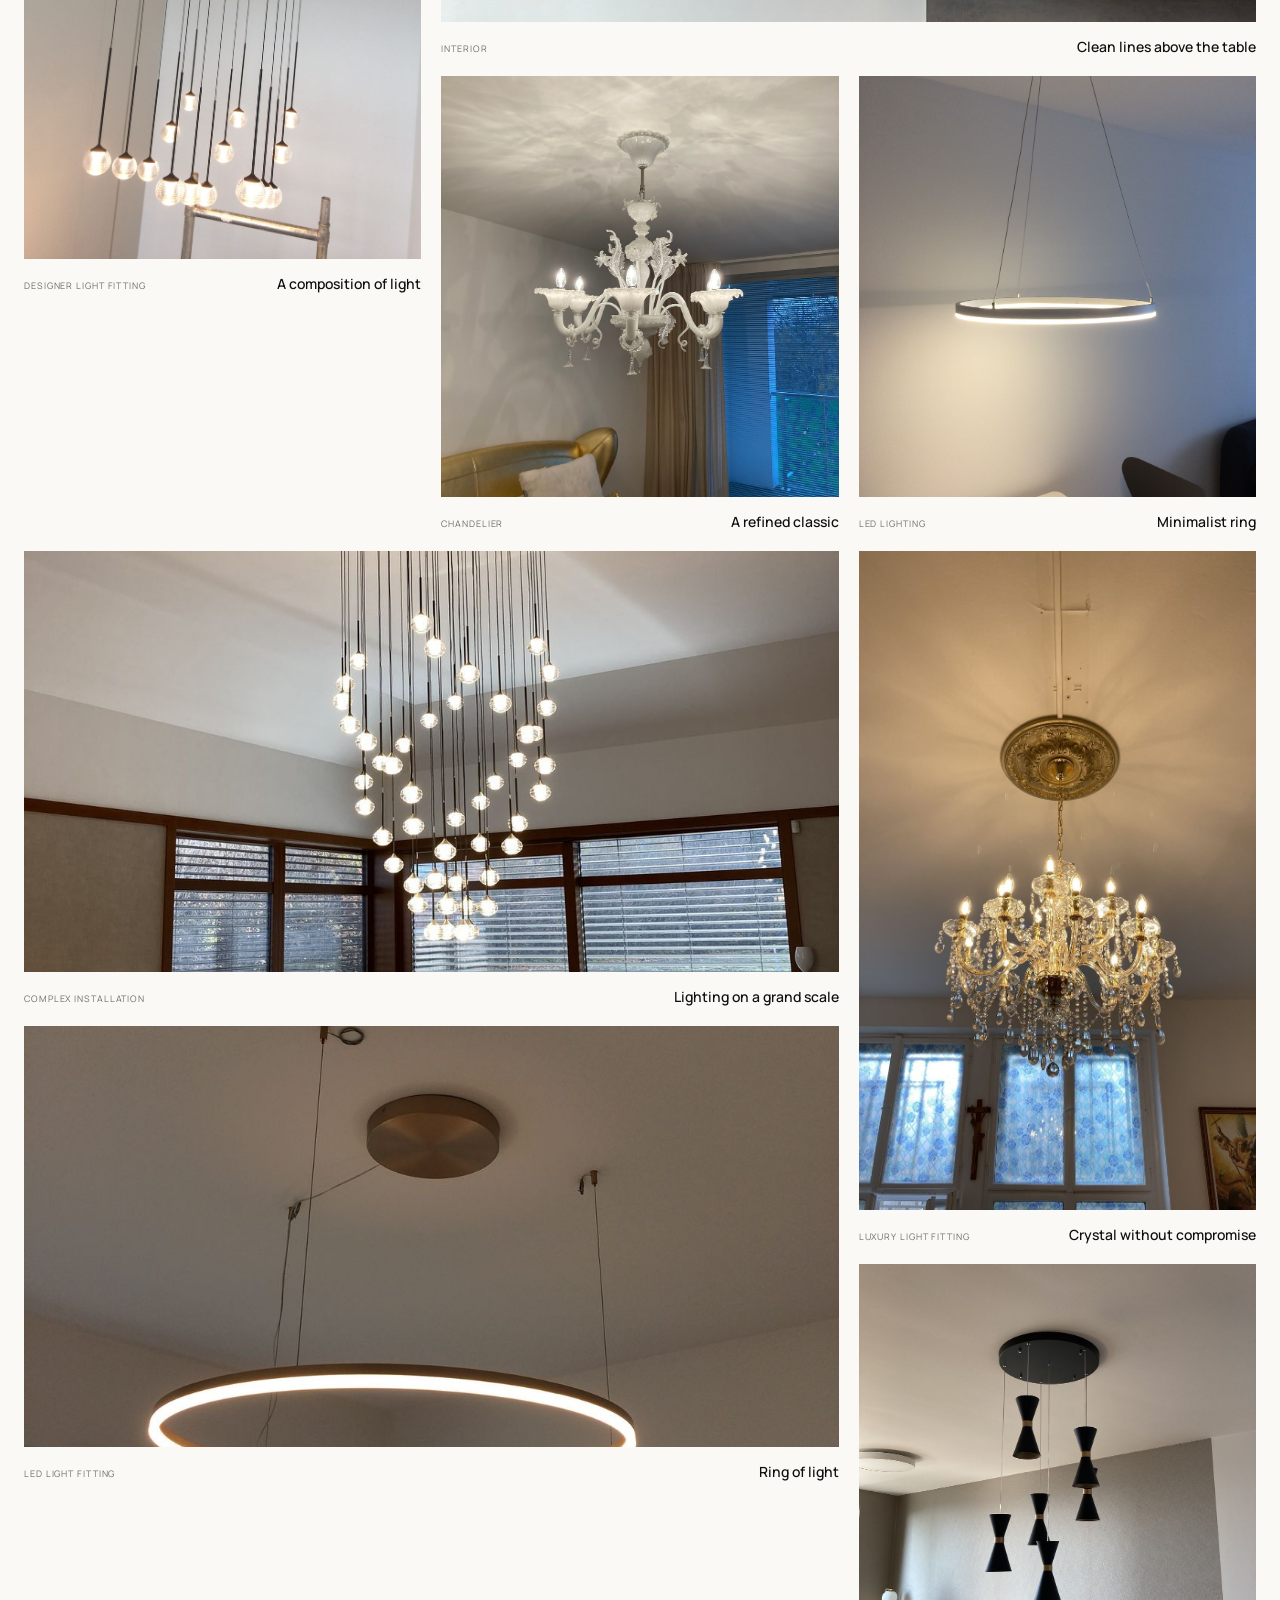
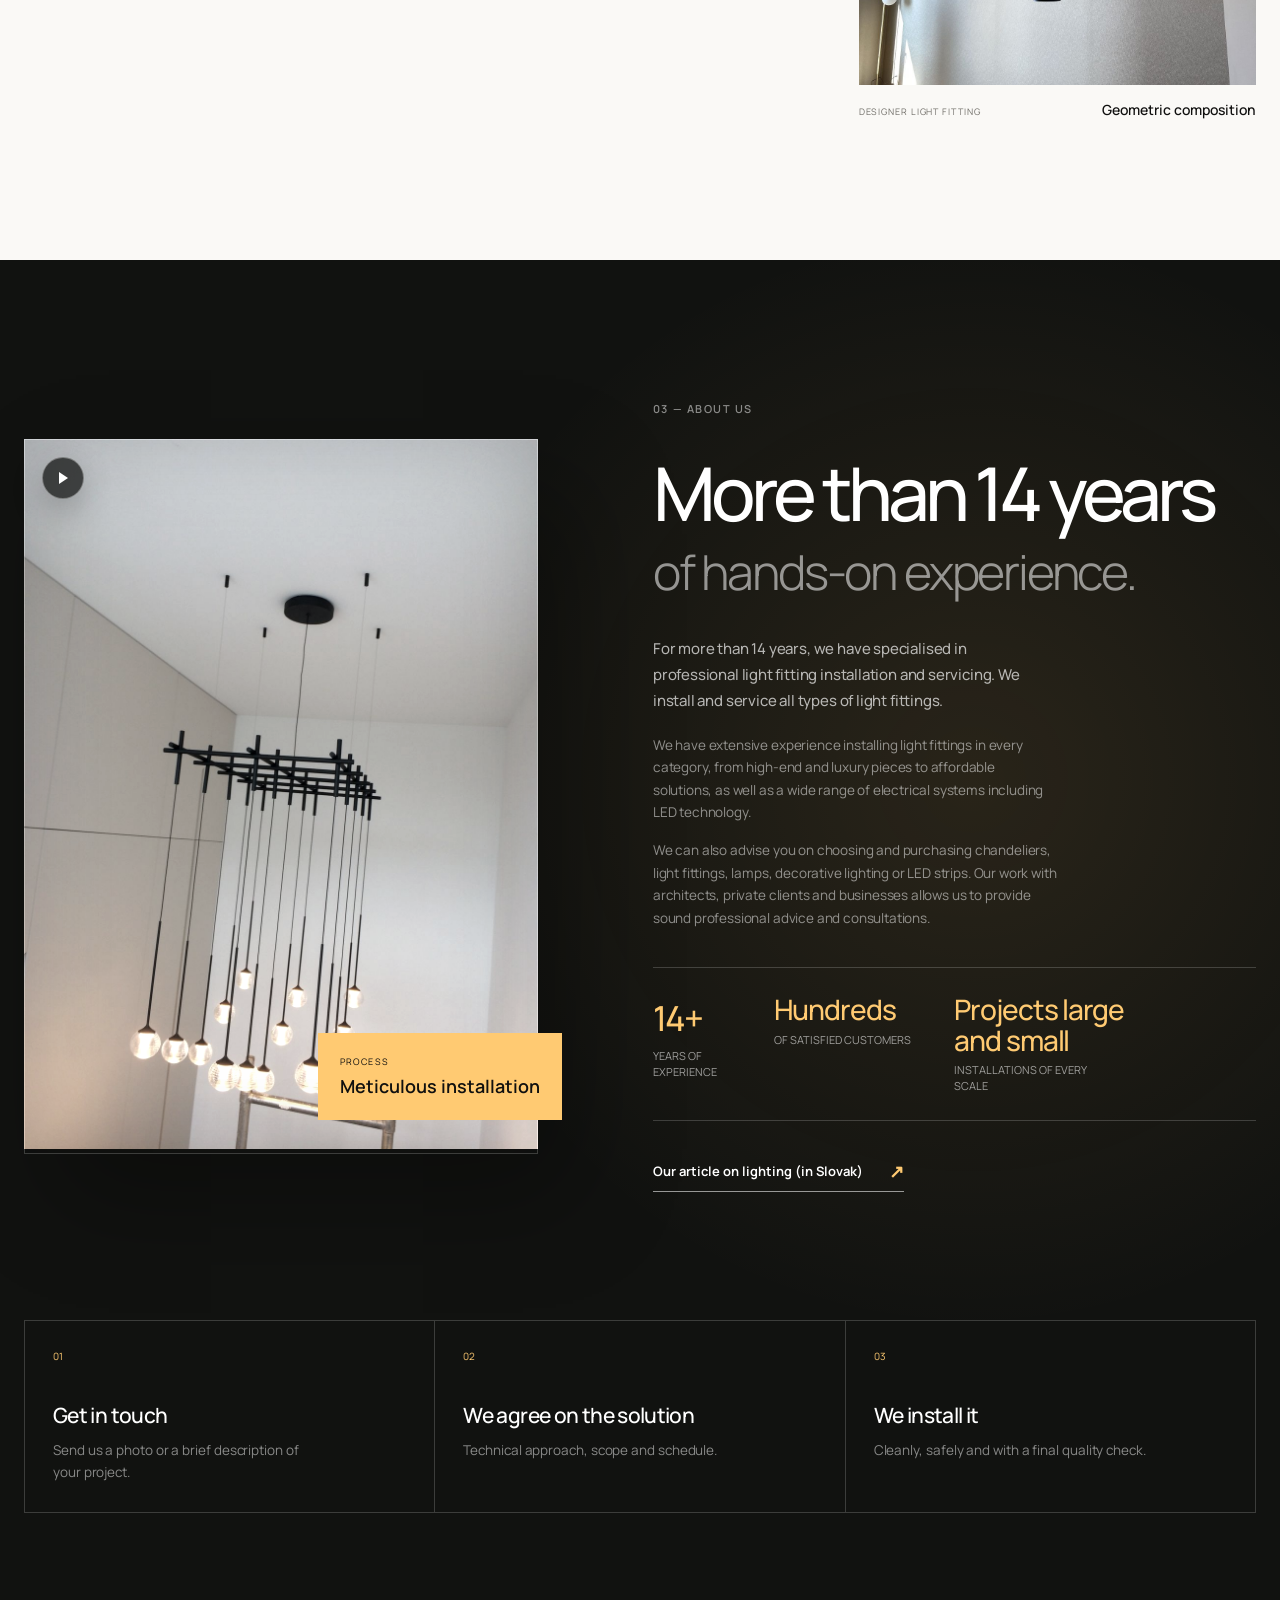
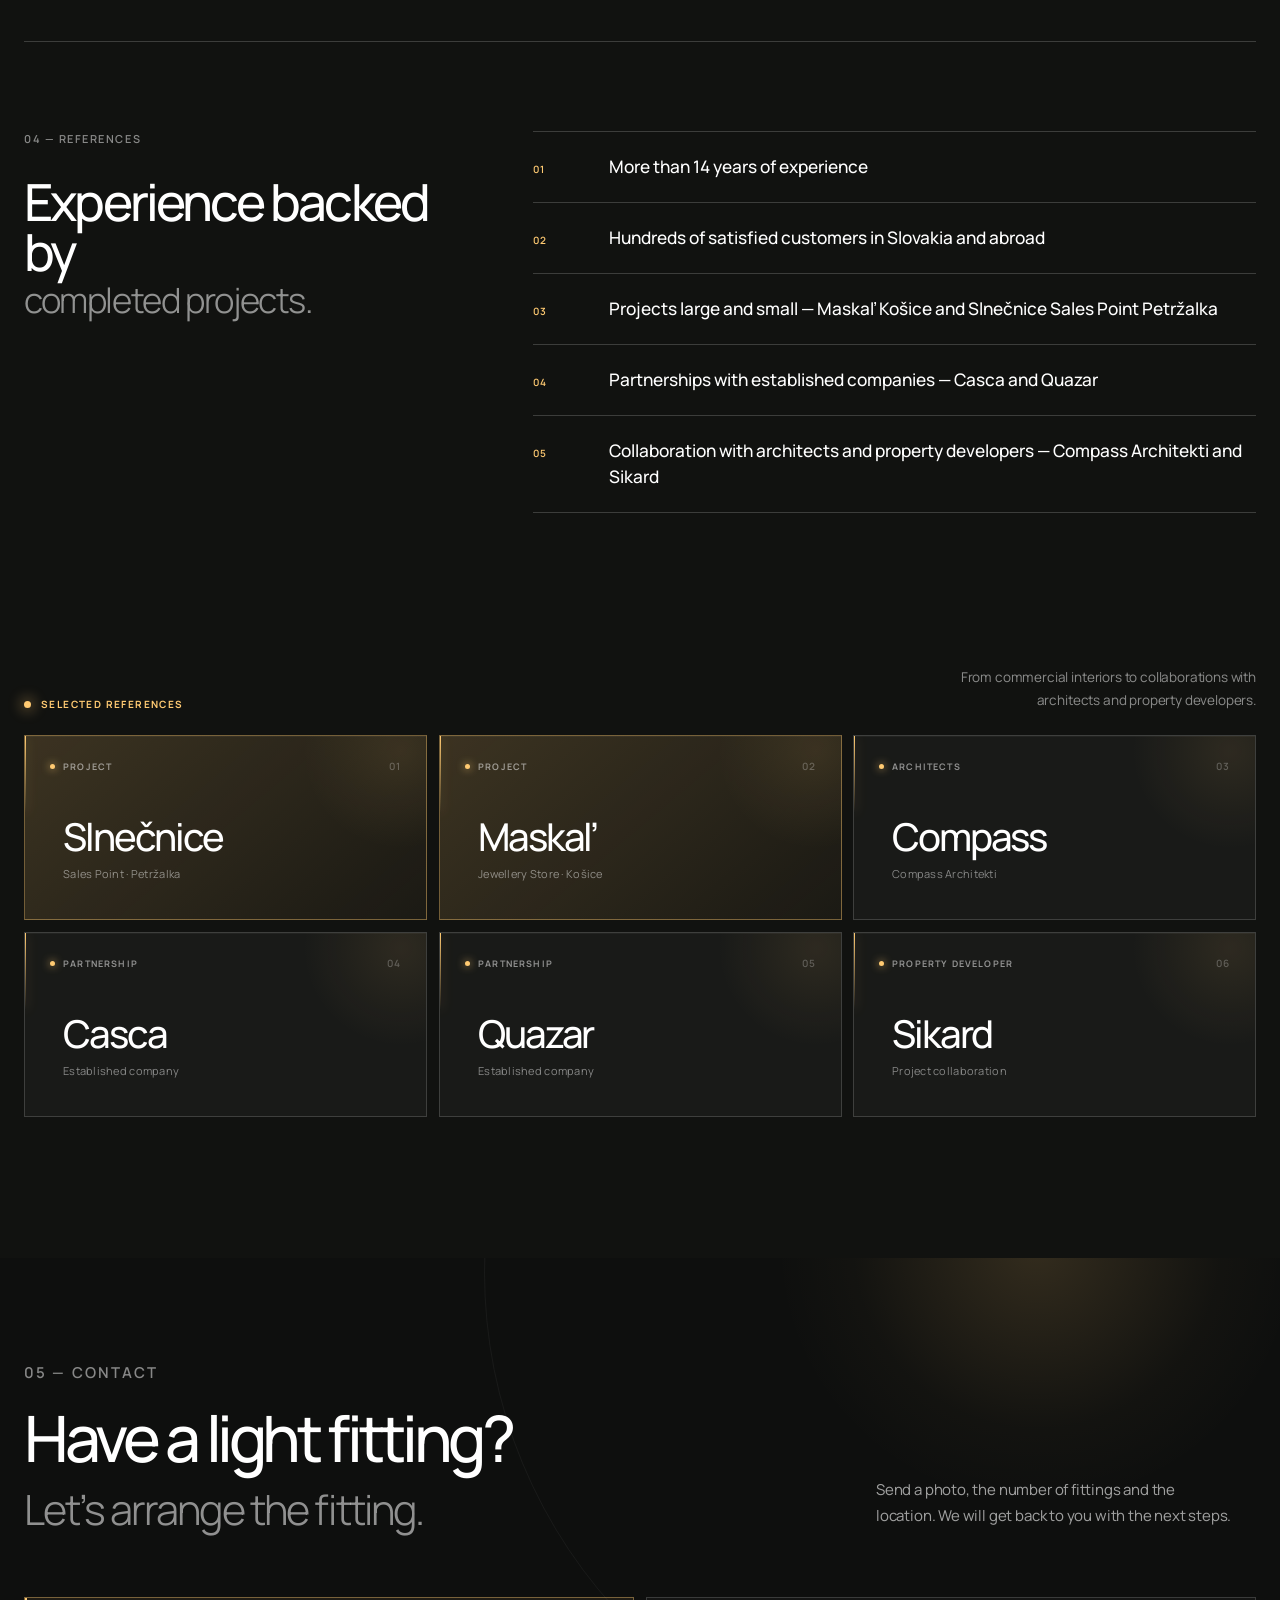
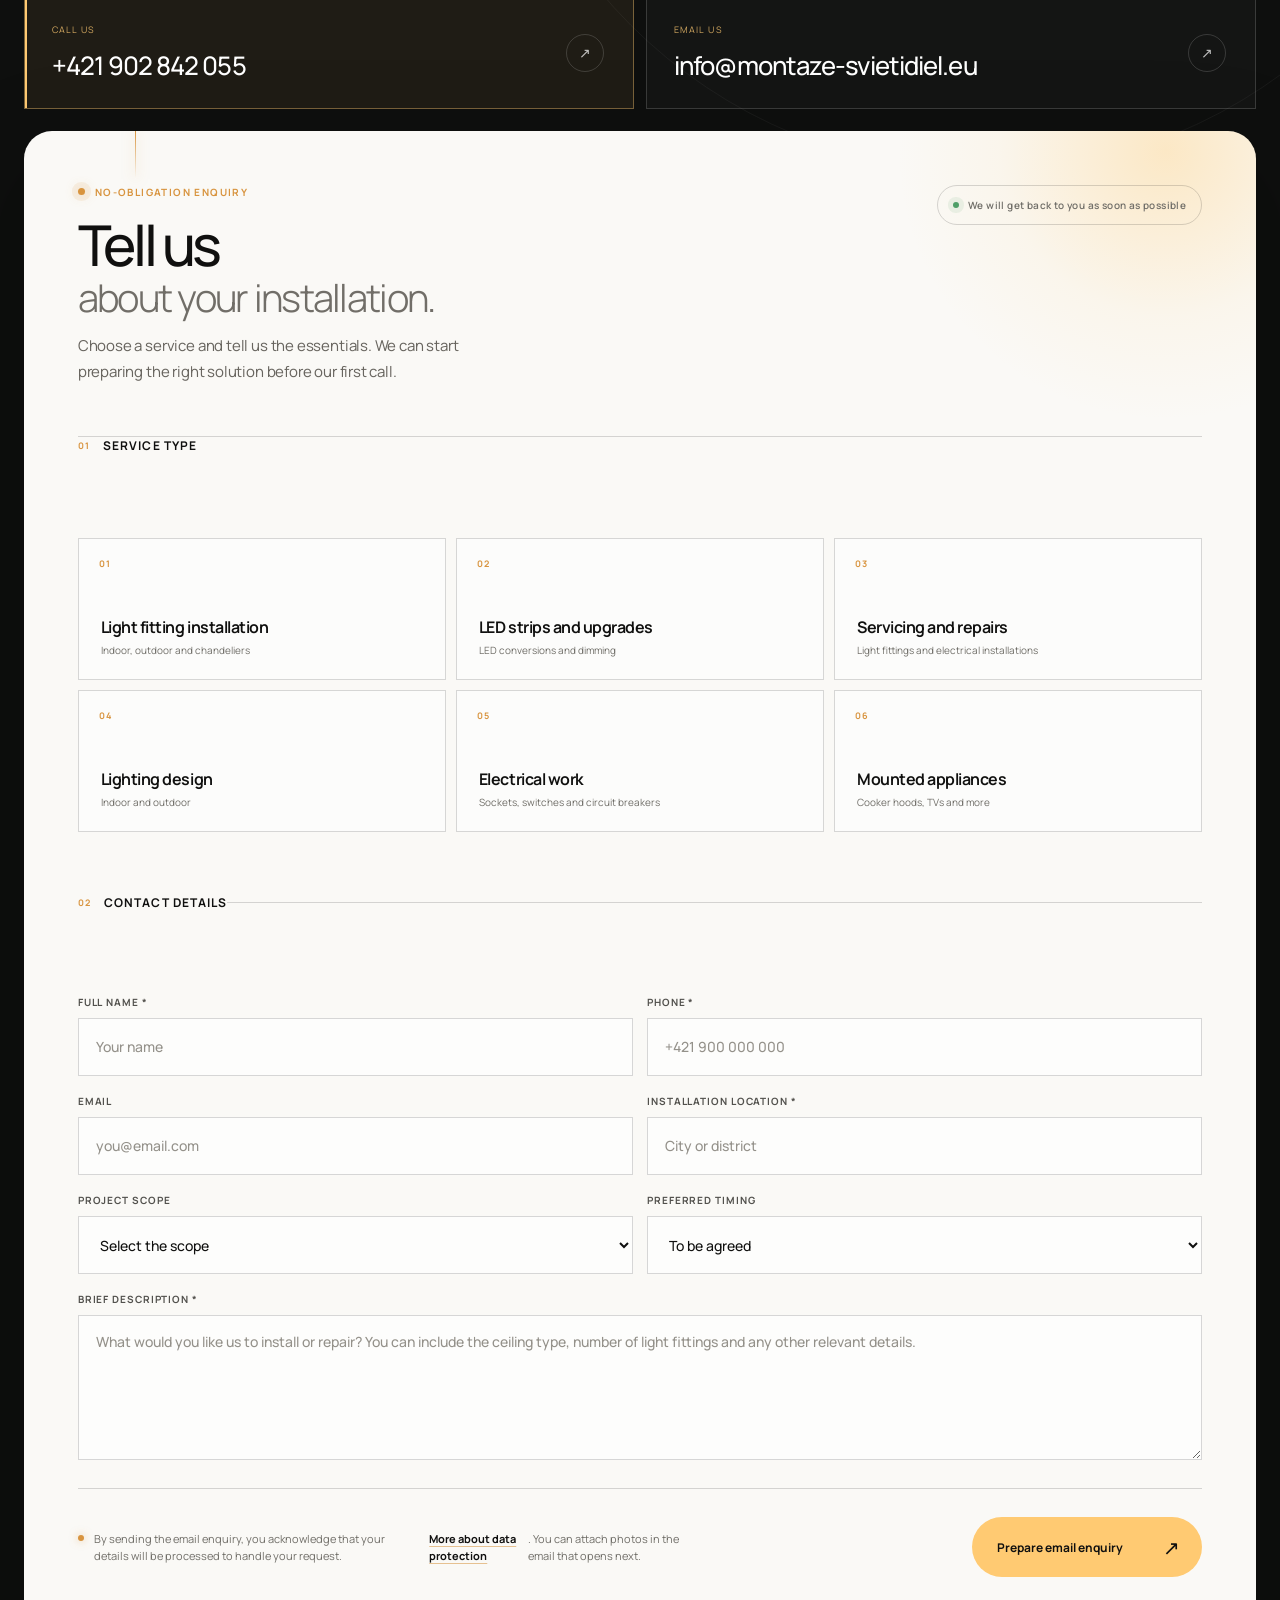
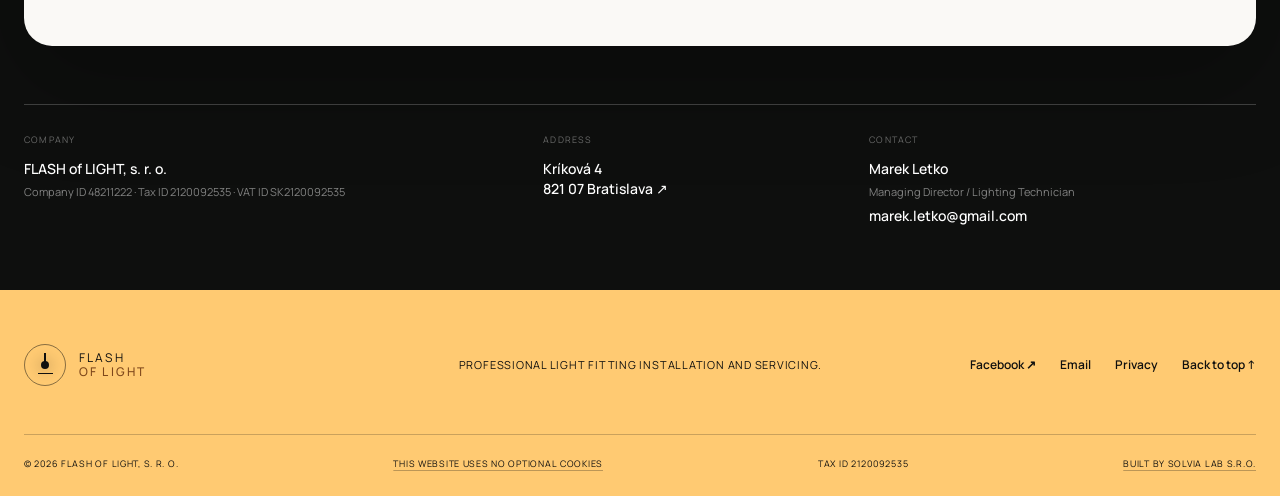
<file: en.html>
<!doctype html>
<html lang="en" class="no-js">
  <head>
    <meta charset="utf-8">
    <meta name="viewport" content="width=device-width, initial-scale=1">
    <meta name="theme-color" content="#10110f">

    <title>Flash of Light | Professional Light Fitting Installation</title>
    <meta name="description" content="Professional installation, servicing and design of indoor and outdoor lighting in Bratislava.">
    <link rel="canonical" href="https://montaze-svietidiel.eu/en.html">
    <link rel="alternate" hreflang="sk" href="https://montaze-svietidiel.eu/">
    <link rel="alternate" hreflang="en" href="https://montaze-svietidiel.eu/en.html">
    <link rel="alternate" hreflang="x-default" href="https://montaze-svietidiel.eu/">
    <link rel="icon" href="assets/favicon.png" type="image/png">

    <script>
      (() => {
        const navigation = performance.getEntriesByType?.('navigation')[0];
        const forceLoader = new URLSearchParams(location.search).has('show-loader');
        let fromThisSite = false;
        try {
          fromThisSite = Boolean(document.referrer) && new URL(document.referrer).origin === location.origin;
        } catch {}

        if (!forceLoader && (
          fromThisSite ||
          navigation?.type === 'reload' ||
          navigation?.type === 'back_forward' ||
          matchMedia('(prefers-reduced-motion: reduce)').matches
        )) {
          document.documentElement.classList.add('skip-loader');
        }
      })();
    </script>

    <meta property="og:type" content="website">
    <meta property="og:locale" content="en_GB">
    <meta property="og:site_name" content="Flash of Light">
    <meta property="og:title" content="Flash of Light | Professional Light Fitting Installation">
    <meta property="og:description" content="Lighting installation, servicing and design for homes, businesses, architects and property developers.">
    <meta property="og:url" content="https://montaze-svietidiel.eu/en.html">
    <meta property="og:image" content="https://montaze-svietidiel.eu/assets/og.png">
    <meta name="twitter:card" content="summary_large_image">

    <link rel="stylesheet" href="styles.css?v=20260825-4">
    <script defer src="script.js?v=20260825-3"></script>

    <script type="application/ld+json">
      {
        "@context": "https://schema.org",
        "@type": "Electrician",
        "name": "FLASH of LIGHT, s. r. o.",
        "url": "https://montaze-svietidiel.eu",
        "telephone": "+421902842055",
        "email": "info@montaze-svietidiel.eu",
        "address": {
          "@type": "PostalAddress",
          "streetAddress": "Kríková 4",
          "postalCode": "821 07",
          "addressLocality": "Bratislava",
          "addressCountry": "SK"
        },
        "sameAs": ["https://www.facebook.com/FoLmontazesvietidiel/"]
      }
    </script>
  </head>

  <body class="is-loading">
    <div class="site-loader" role="status" aria-label="Loading page">
      <div class="loader-scene" aria-hidden="true">
        <span class="loader-cord"></span>
        <span class="loader-socket"></span>
        <span class="loader-bulb"><i></i></span>
        <span class="loader-beam"></span>
        <span class="loader-floor"></span>
      </div>
      <p><strong>FLASH <em>OF LIGHT</em></strong><small>Lighting your space</small></p>
    </div>

    <main>
      <section class="hero" id="domov">
        <div class="hero-grid-bg" aria-hidden="true"></div>
        <div class="hero-ambient" aria-hidden="true"></div>

        <header class="site-header shell">
          <a class="brand" href="#domov" aria-label="Flash of Light – home">
            <span class="brand-mark"><span></span></span>
            <span class="brand-name">FLASH <b>OF LIGHT</b></span>
          </a>

          <nav class="desktop-nav" aria-label="Main navigation">
            <a href="#sluzby">Services</a>
            <a href="#realizacie">Our work</a>
            <a href="#o-nas">About us</a>
            <a href="#referencie">References</a>
            <a href="#kontakt">Contact</a>
          </nav>

          <div class="header-end">
            <nav class="language-switch" aria-label="Choose language">
              <a href="index.html" lang="sk" hreflang="sk" aria-label="Slovenčina">SK</a>
              <span aria-hidden="true">/</span>
              <a href="en.html" lang="en" hreflang="en" aria-label="English" aria-current="page">EN</a>
            </nav>
            <a class="header-call" href="tel:+421902842055">
              <span>Call us</span>
              +421 902 842 055
            </a>
            <details class="mobile-menu">
              <summary aria-label="Open menu"><i></i><i></i></summary>
              <nav aria-label="Mobile navigation">
                <a href="#sluzby">Services</a>
                <a href="#realizacie">Our work</a>
                <a href="#o-nas">About us</a>
                <a href="#referencie">References</a>
                <a href="#kontakt">Contact</a>
              </nav>
            </details>
          </div>
        </header>

        <div class="hero-content shell">
          <div class="hero-copy">
            <div class="hero-kicker"><span class="hero-kicker-bulb" aria-hidden="true"></span><span>Installation and servicing of all types of light fittings</span></div>
            <h1>Professional light fitting installation <em class="hero-title-accent">for homes and businesses.</em></h1>
            <p class="support-copy support-copy-light hero-support">For more than 14 years, we have specialised in professional light fitting installation and servicing. We can also help you choose and source the right fittings.</p>
            <div class="hero-actions">
              <a class="button button-primary" href="#kontakt">No-obligation consultation <span>↗</span></a>
              <a class="button button-ghost" href="#realizacie">View our work</a>
            </div>
          </div>

          <div class="lamp-stage" aria-hidden="true">
            <div class="lamp-beam"></div>
            <div class="light-particles">
              <i></i><i></i><i></i><i></i><i></i><i></i>
            </div>
            <div class="lamp-assembly">
              <span class="lamp-canopy"></span>
              <i class="lamp-wire wire-left"></i>
              <i class="lamp-wire wire-right"></i>
              <i class="lamp-wire wire-center"></i>
              <span class="lamp-ring ring-one"></span>
              <span class="lamp-ring ring-two"></span>
              <span class="lamp-ring ring-three"></span>
              <span class="lamp-orb"><i></i></span>
            </div>
            <span class="lamp-shadow"></span>
          </div>
        </div>

        <div class="hero-footer shell">
          <span class="scroll-cue"><i></i> Discover more</span>
          <span>Installation · servicing · advice</span>
        </div>
      </section>

      <section class="trust-strip" aria-label="Our expertise">
        <div class="ticker">
          <div class="ticker-group">
            <span>Indoor lighting</span><i></i>
            <span>Outdoor lighting</span><i></i>
            <span>LED technology</span><i></i>
            <span>Designer chandeliers</span><i></i>
            <span>Servicing and repairs</span><i></i>
          </div>
          <div class="ticker-group" aria-hidden="true">
            <span>Indoor lighting</span><i></i>
            <span>Outdoor lighting</span><i></i>
            <span>LED technology</span><i></i>
            <span>Designer chandeliers</span><i></i>
            <span>Servicing and repairs</span><i></i>
          </div>
        </div>
      </section>

      <section class="services section" id="sluzby">
        <div class="shell">
          <div class="section-heading reveal">
            <p class="section-label">01 — Services</p>
            <h2>Installation, servicing<br><em>and expert advice.</em></h2>
            <p class="section-intro support-copy">We install and service every type of light fitting — from affordable solutions to high-end luxury pieces.</p>
          </div>

          <div class="service-grid">
            <article class="service-card reveal">
              <div class="service-top"><span>01</span><i class="service-icon service-icon-install" aria-hidden="true"><b></b></i></div>
              <h3>Light fitting installation</h3>
              <p class="card-support">Professional installation of all types of light fittings for indoor and outdoor spaces.</p>
              <ul>
                <li>Installation of indoor and outdoor light fittings</li>
                <li>Installation of designer light fittings</li>
                <li>Installation of LED light fittings and lighting systems</li>
              </ul>
            </article>

            <article class="service-card reveal">
              <div class="service-top"><span>02</span><i class="service-icon service-icon-led" aria-hidden="true"><b></b></i></div>
              <h3>LED technology</h3>
              <p class="card-support">Upgrades and wiring designed to improve energy efficiency, brightness, performance and ease of control.</p>
              <ul>
                <li>Installation and wiring of all types of LED strips</li>
                <li>Conversion of existing light fittings to LED or other light sources</li>
                <li>Upgrades to digitally dimmable and remote-controlled light sources</li>
              </ul>
            </article>

            <article class="service-card reveal">
              <div class="service-top"><span>03</span><i class="service-icon service-icon-service" aria-hidden="true"><b></b></i></div>
              <h3>Servicing and electrical work</h3>
              <p class="card-support">Repairs and additional electrical work for safe and reliable operation.</p>
              <ul>
                <li>Repair and servicing of exclusive light fittings and electrical installations</li>
                <li>Repair and installation of sockets, switches, junction boxes and circuit breakers</li>
                <li>Battery replacement in emergency light fittings</li>
              </ul>
            </article>

            <article class="service-card reveal">
              <div class="service-top"><span>04</span><i class="service-icon service-icon-plan" aria-hidden="true"><b></b></i></div>
              <h3>Design, sourcing and installation</h3>
              <p class="card-support">Expert advice from choosing the right solution through to safe on-site wiring.</p>
              <ul>
                <li>Indoor and outdoor lighting design</li>
                <li>Arranging the purchase and delivery of light fittings</li>
                <li>Installation and wiring of cooker hoods, TVs and wall- or ceiling-mounted appliances</li>
              </ul>
            </article>
          </div>
        </div>
      </section>

      <section class="gallery section" id="realizacie">
        <div class="shell">
          <div class="section-heading gallery-heading reveal">
            <div>
              <p class="section-label">02 — Our work</p>
              <h2>Selected installations<br><em>from real projects.</em></h2>
            </div>
            <p class="section-intro support-copy">A selection of completed installations — from minimalist LED lines to large crystal and pendant arrangements.</p>
          </div>

          <div class="gallery-grid">
            <figure class="gallery-item gallery-tall reveal">
              <a href="assets/project-03.jpg" data-lightbox aria-label="View photo: A composition of light">
                <img src="assets/project-03.jpg" alt="Multi-arm pendant light with small glass globes" width="1080" height="1440">
                <span class="gallery-open" aria-hidden="true"></span>
              </a>
              <figcaption><span>Designer light fitting</span><strong>A composition of light</strong></figcaption>
            </figure>

            <figure class="gallery-item gallery-wide reveal">
              <a href="assets/project-01.jpg" data-lightbox aria-label="View photo: Clean lines above the table">
                <img src="assets/project-01.jpg" alt="Black linear pendant light above a kitchen island" width="1080" height="1440">
                <span class="gallery-open" aria-hidden="true"></span>
              </a>
              <figcaption><span>Interior</span><strong>Clean lines above the table</strong></figcaption>
            </figure>

            <figure class="gallery-item reveal">
              <a href="assets/project-05.jpg" data-lightbox aria-label="View photo: A refined classic">
                <img src="assets/project-05.jpg" alt="Ornate white glass chandelier in a living room" width="1080" height="1440" loading="lazy">
                <span class="gallery-open" aria-hidden="true"></span>
              </a>
              <figcaption><span>Chandelier</span><strong>A refined classic</strong></figcaption>
            </figure>

            <figure class="gallery-item gallery-wide reveal">
              <a href="assets/project-08.jpg" data-lightbox aria-label="View photo: Lighting on a grand scale">
                <img src="assets/project-08.jpg" alt="Large cascade of dozens of pendant light globes" width="1080" height="1440" loading="lazy">
                <span class="gallery-open" aria-hidden="true"></span>
              </a>
              <figcaption><span>Complex installation</span><strong>Lighting on a grand scale</strong></figcaption>
            </figure>

            <figure class="gallery-item reveal">
              <a href="assets/project-02.jpg" data-lightbox aria-label="View photo: Minimalist ring">
                <img src="assets/project-02.jpg" alt="Minimalist circular LED pendant light above a table" width="1080" height="1440" loading="lazy">
                <span class="gallery-open" aria-hidden="true"></span>
              </a>
              <figcaption><span>LED lighting</span><strong>Minimalist ring</strong></figcaption>
            </figure>

            <figure class="gallery-item gallery-tall reveal">
              <a href="assets/project-06.jpg" data-lightbox aria-label="View photo: Crystal without compromise">
                <img src="assets/project-06.jpg" alt="Ornate crystal chandelier with its bulbs switched on" width="1080" height="1440" loading="lazy">
                <span class="gallery-open" aria-hidden="true"></span>
              </a>
              <figcaption><span>Luxury light fitting</span><strong>Crystal without compromise</strong></figcaption>
            </figure>

            <figure class="gallery-item gallery-wide reveal">
              <a href="assets/project-04.jpg" data-lightbox aria-label="View photo: Ring of light">
                <img src="assets/project-04.jpg" alt="Large circular LED light suspended from the ceiling" width="1080" height="1440" loading="lazy">
                <span class="gallery-open" aria-hidden="true"></span>
              </a>
              <figcaption><span>LED light fitting</span><strong>Ring of light</strong></figcaption>
            </figure>

            <figure class="gallery-item reveal">
              <a href="assets/project-07.jpg" data-lightbox aria-label="View photo: Geometric composition">
                <img src="assets/project-07.jpg" alt="Composition of black pendant lights with brass details" width="1080" height="1440" loading="lazy">
                <span class="gallery-open" aria-hidden="true"></span>
              </a>
              <figcaption><span>Designer light fitting</span><strong>Geometric composition</strong></figcaption>
            </figure>
          </div>
        </div>
      </section>

      <dialog class="lightbox" aria-labelledby="lightbox-title">
        <button class="lightbox-close" type="button" aria-label="Close photo">×</button>
        <button class="lightbox-nav lightbox-prev" type="button" aria-label="Previous photo">←</button>
        <figure>
          <div class="lightbox-media"><img src="assets/project-03.jpg" alt=""></div>
          <figcaption>
            <div><span></span><strong id="lightbox-title"></strong></div>
            <small><b>1</b> / 8</small>
          </figcaption>
        </figure>
        <button class="lightbox-nav lightbox-next" type="button" aria-label="Next photo">→</button>
      </dialog>

      <section class="about section" id="o-nas">
        <div class="shell about-grid">
          <div class="about-media reveal">
            <video autoplay muted loop playsinline poster="assets/project-03.jpg" aria-label="Professional light fitting installation in progress">
              <source src="assets/installation-loop.mp4" type="video/mp4">
            </video>
            <button class="media-toggle" type="button" aria-label="Pause video" aria-pressed="false" data-pause-label="Pause video" data-play-label="Play video"><span aria-hidden="true"></span></button>
            <div class="about-media-label"><span>Process</span><strong>Meticulous installation</strong></div>
          </div>

          <div class="about-copy reveal">
            <p class="section-label light">03 — About us</p>
            <h2>More than 14 years<br><em>of hands-on experience.</em></h2>
            <p class="about-lead support-copy support-copy-light">For more than 14 years, we have specialised in professional light fitting installation and servicing. We install and service all types of light fittings.</p>
            <p class="support-copy support-copy-light">We have extensive experience installing light fittings in every category, from high-end and luxury pieces to affordable solutions, as well as a wide range of electrical systems including LED technology.</p>
            <p class="support-copy support-copy-light">We can also advise you on choosing and purchasing chandeliers, light fittings, lamps, decorative lighting or LED strips. Our work with architects, private clients and businesses allows us to provide sound professional advice and consultations.</p>

            <div class="about-facts">
              <div><strong>14+</strong><span>years of experience</span></div>
              <div><strong>Hundreds</strong><span>of satisfied customers</span></div>
              <div><strong>Projects large and small</strong><span>installations of every scale</span></div>
            </div>

            <a class="text-link" href="https://www.daibau.sk/clanok/383/osvetlenie_interieru_ako_zladit_funkcnost_a_dizajn#flash-of-light-sro" target="_blank" rel="noreferrer">Our article on lighting (in Slovak) <span>↗</span></a>
          </div>
        </div>

        <div class="shell compact-process reveal">
          <div><span>01</span><strong>Get in touch</strong><p class="card-support">Send us a photo or a brief description of your project.</p></div>
          <div><span>02</span><strong>We agree on the solution</strong><p class="card-support">Technical approach, scope and schedule.</p></div>
          <div><span>03</span><strong>We install it</strong><p class="card-support">Cleanly, safely and with a final quality check.</p></div>
        </div>

        <div class="shell reference-panel reveal" id="referencie">
          <div class="reference-heading">
            <p class="section-label light">04 — References</p>
            <h3>Experience backed by <em>completed projects.</em></h3>
          </div>
          <ul class="reference-list">
            <li><span>01</span><strong>More than 14 years of experience</strong></li>
            <li><span>02</span><strong>Hundreds of satisfied customers in Slovakia and abroad</strong></li>
            <li><span>03</span><strong>Projects large and small — Maskaľ Košice and Slnečnice Sales Point Petržalka</strong></li>
            <li><span>04</span><strong>Partnerships with established companies — Casca and Quazar</strong></li>
            <li><span>05</span><strong>Collaboration with architects and property developers — Compass Architekti and Sikard</strong></li>
          </ul>

          <div class="client-showcase">
            <div class="client-showcase-intro">
              <span><i></i> Selected references</span>
              <p class="support-copy support-copy-light">From commercial interiors to collaborations with architects and property developers.</p>
            </div>

            <div class="client-grid">
              <article class="client-card client-card-featured">
                <div class="client-card-meta"><span>Project</span><b>01</b></div>
                <strong>Slnečnice</strong>
                <small>Sales Point · Petržalka</small>
              </article>
              <article class="client-card client-card-featured">
                <div class="client-card-meta"><span>Project</span><b>02</b></div>
                <strong>Maskaľ</strong>
                <small>Jewellery Store · Košice</small>
              </article>
              <article class="client-card">
                <div class="client-card-meta"><span>Architects</span><b>03</b></div>
                <strong>Compass</strong>
                <small>Compass Architekti</small>
              </article>
              <article class="client-card">
                <div class="client-card-meta"><span>Partnership</span><b>04</b></div>
                <strong>Casca</strong>
                <small>Established company</small>
              </article>
              <article class="client-card">
                <div class="client-card-meta"><span>Partnership</span><b>05</b></div>
                <strong>Quazar</strong>
                <small>Established company</small>
              </article>
              <article class="client-card">
                <div class="client-card-meta"><span>Property developer</span><b>06</b></div>
                <strong>Sikard</strong>
                <small>Project collaboration</small>
              </article>
            </div>
          </div>
        </div>
      </section>

      <section class="contact" id="kontakt">
        <div class="contact-glow" aria-hidden="true"></div>
        <div class="shell contact-inner">
          <div class="contact-heading reveal">
            <p class="section-label light">05 — Contact</p>
            <h2>Have a light fitting?<br><em>Let’s arrange the fitting.</em></h2>
            <p class="support-copy support-copy-light">Send a photo, the number of fittings and the location. We will get back to you with the next steps.</p>
          </div>

          <div class="contact-actions reveal">
            <a href="tel:+421902842055" class="contact-card contact-phone">
              <small>Call us</small><strong>+421 902 842 055</strong><span>↗</span>
            </a>
            <a href="mailto:info@montaze-svietidiel.eu?subject=Light%20fitting%20installation%20enquiry" class="contact-card">
              <small>Email us</small><strong>info@montaze-svietidiel.eu</strong><span>↗</span>
            </a>
          </div>

          <form class="inquiry-form reveal" id="contact-form" aria-labelledby="form-title" action="mailto:info@montaze-svietidiel.eu" method="post" enctype="text/plain">
            <div class="form-intro">
              <div>
                <span class="form-kicker"><i></i> No-obligation enquiry</span>
                <h3 id="form-title">Tell us <em>about your installation.</em></h3>
                <p class="support-copy">Choose a service and tell us the essentials. We can start preparing the right solution before our first call.</p>
              </div>
              <span class="form-response"><i></i> We will get back to you as soon as possible</span>
            </div>

            <fieldset class="form-section">
              <legend><span>01</span> Service type</legend>
              <div class="category-grid">
                <label class="category-option">
                  <input type="radio" name="category" value="Light fitting installation" required>
                  <span><b>01</b><strong>Light fitting installation</strong><small>Indoor, outdoor and chandeliers</small></span>
                </label>
                <label class="category-option">
                  <input type="radio" name="category" value="LED strips and upgrades">
                  <span><b>02</b><strong>LED strips and upgrades</strong><small>LED conversions and dimming</small></span>
                </label>
                <label class="category-option">
                  <input type="radio" name="category" value="Servicing and repairs">
                  <span><b>03</b><strong>Servicing and repairs</strong><small>Light fittings and electrical installations</small></span>
                </label>
                <label class="category-option">
                  <input type="radio" name="category" value="Lighting design">
                  <span><b>04</b><strong>Lighting design</strong><small>Indoor and outdoor</small></span>
                </label>
                <label class="category-option">
                  <input type="radio" name="category" value="Electrical work">
                  <span><b>05</b><strong>Electrical work</strong><small>Sockets, switches and circuit breakers</small></span>
                </label>
                <label class="category-option">
                  <input type="radio" name="category" value="Mounted appliances">
                  <span><b>06</b><strong>Mounted appliances</strong><small>Cooker hoods, TVs and more</small></span>
                </label>
              </div>
            </fieldset>

            <fieldset class="form-section form-details-section">
              <legend><span>02</span> Contact details</legend>
              <div class="form-grid">
                <label class="form-field">
                  <span>Full name *</span>
                  <input type="text" name="name" autocomplete="name" maxlength="100" placeholder="Your name" required>
                </label>
                <label class="form-field">
                  <span>Phone *</span>
                  <input type="tel" name="phone" autocomplete="tel" maxlength="40" placeholder="+421 900 000 000" required>
                </label>
                <label class="form-field">
                  <span>Email</span>
                  <input type="email" name="email" autocomplete="email" maxlength="120" placeholder="you@email.com">
                </label>
                <label class="form-field">
                  <span>Installation location *</span>
                  <input type="text" name="location" autocomplete="address-level2" maxlength="120" placeholder="City or district" required>
                </label>
                <label class="form-field">
                  <span>Project scope</span>
                  <select name="scope">
                    <option value="Not provided">Select the scope</option>
                    <option value="1 light fitting">1 light fitting</option>
                    <option value="2 to 5 light fittings">2 to 5 light fittings</option>
                    <option value="6 or more light fittings">6 or more light fittings</option>
                    <option value="Commercial or larger-scale project">Commercial or larger-scale project</option>
                  </select>
                </label>
                <label class="form-field">
                  <span>Preferred timing</span>
                  <select name="term">
                    <option value="To be agreed">To be agreed</option>
                    <option value="As soon as possible">As soon as possible</option>
                    <option value="Within 2 weeks">Within 2 weeks</option>
                    <option value="Within 1 month">Within 1 month</option>
                    <option value="Later">Later</option>
                  </select>
                </label>
                <label class="form-field form-field-full">
                  <span>Brief description *</span>
                  <textarea name="message" rows="5" maxlength="1500" placeholder="What would you like us to install or repair? You can include the ceiling type, number of light fittings and any other relevant details." required></textarea>
                </label>
              </div>
            </fieldset>

            <div class="form-submit-row">
              <p><i></i> By sending the email enquiry, you acknowledge that your details will be processed to handle your request. <a href="privacy-en.html">More about data protection</a>. You can attach photos in the email that opens next.</p>
              <button class="form-submit" type="submit"><span>Prepare email enquiry</span><b>↗</b></button>
            </div>
            <p class="form-status" role="status" aria-live="polite"></p>
          </form>

          <div class="contact-details reveal">
            <div><small>Company</small><strong>FLASH of LIGHT, s. r. o.</strong><span>Company ID 48211222 · Tax ID 2120092535 · VAT ID SK2120092535</span></div>
            <div><small>Address</small><a href="https://www.google.com/maps/search/?api=1&amp;query=Kr%C3%ADkov%C3%A1+4%2C+821+07+Bratislava" target="_blank" rel="noreferrer">Kríková 4<br>821 07 Bratislava ↗</a></div>
            <div><small>Contact</small><strong>Marek Letko</strong><span>Managing Director / Lighting Technician</span><a href="mailto:marek.letko@gmail.com">marek.letko@gmail.com</a></div>
          </div>
        </div>
      </section>

      <footer>
        <div class="shell footer-grid">
          <a class="brand brand-dark" href="#domov" aria-label="Flash of Light – back to top">
            <span class="brand-mark"><span></span></span>
            <span class="brand-name">FLASH <b>OF LIGHT</b></span>
          </a>
          <p>Professional light fitting installation and servicing.</p>
          <div class="footer-links">
            <a href="https://www.facebook.com/FoLmontazesvietidiel/" target="_blank" rel="noreferrer">Facebook ↗</a>
            <a href="mailto:info@montaze-svietidiel.eu">Email</a>
            <a href="privacy-en.html">Privacy</a>
            <a href="#domov">Back to top ↑</a>
          </div>
        </div>
        <div class="shell footer-bottom"><span>© 2026 FLASH of LIGHT, s. r. o.</span><a href="privacy-en.html#cookies">This website uses no optional cookies</a><span>Tax ID 2120092535</span><a class="footer-credit" href="https://solvialab.tech" target="_blank" rel="noopener noreferrer">Built by Solvia Lab s.r.o.</a></div>
      </footer>

    </main>
  </body>
</html>
</file>
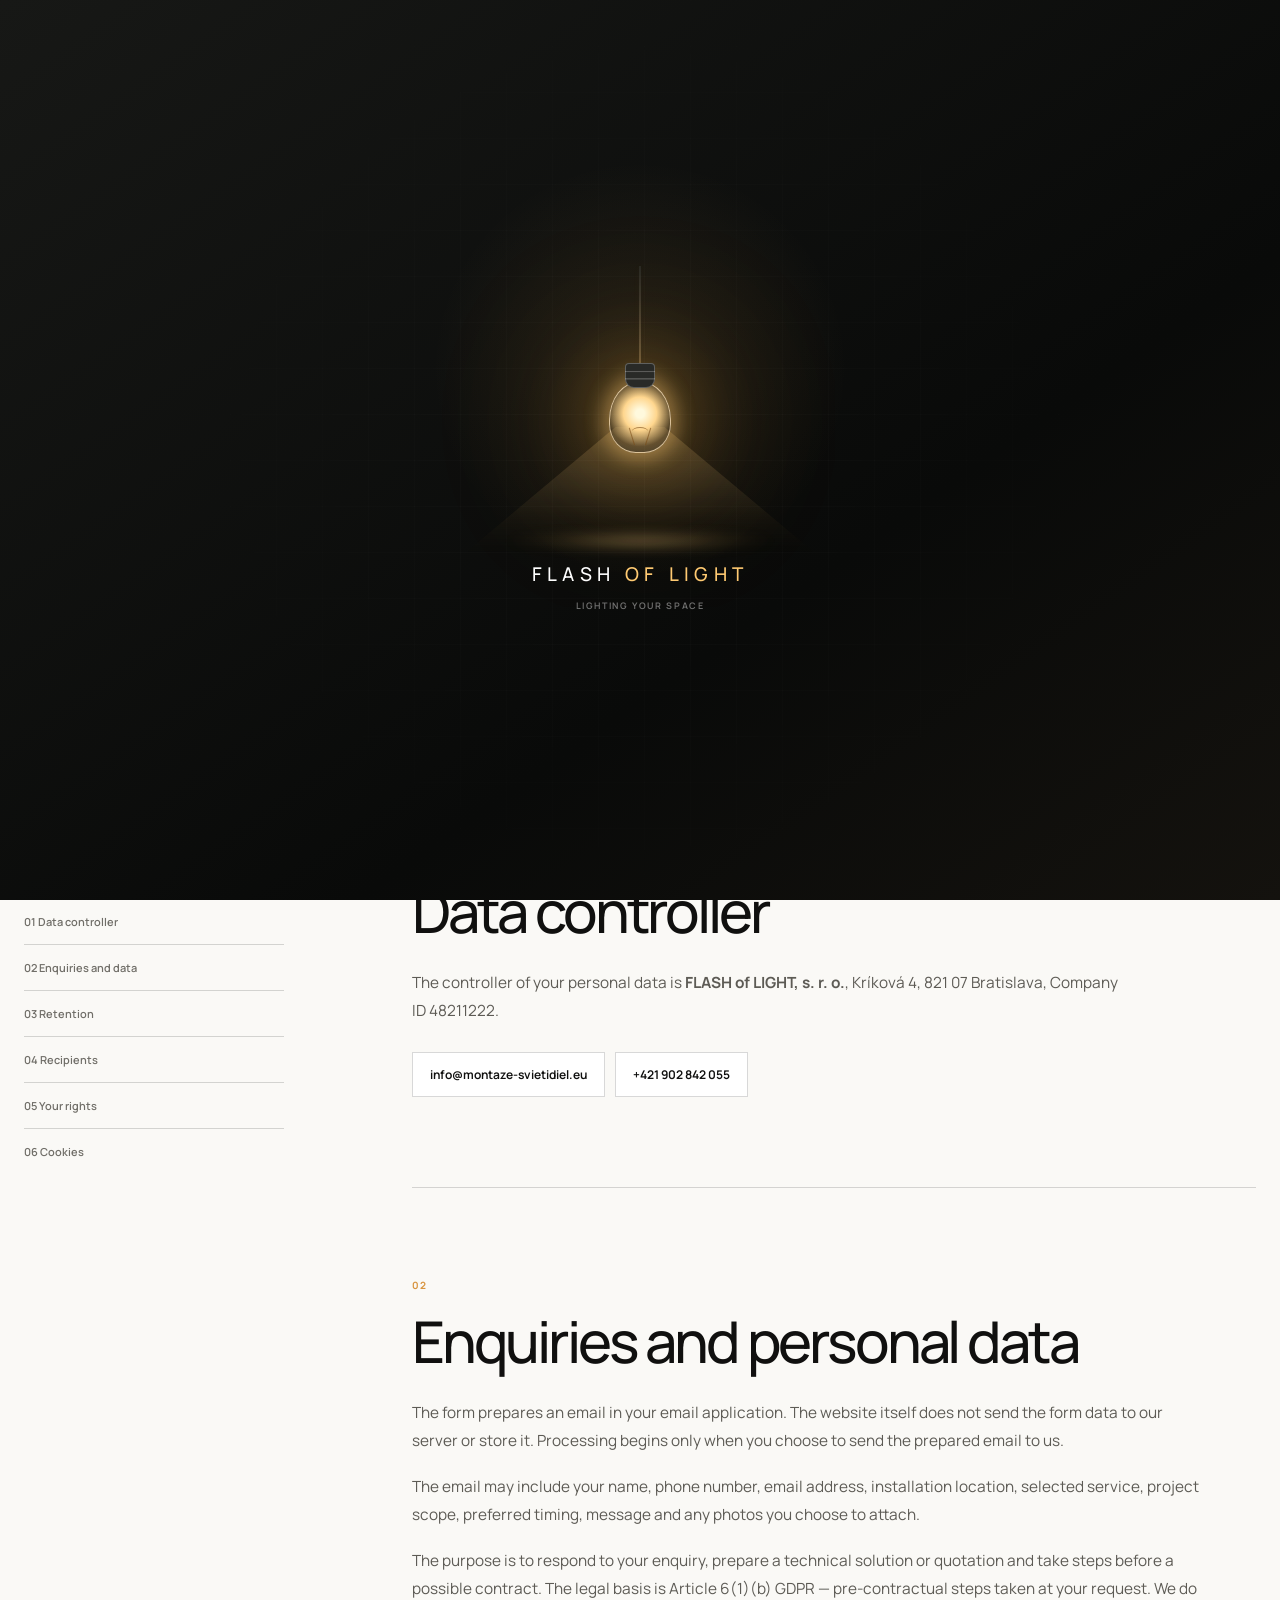
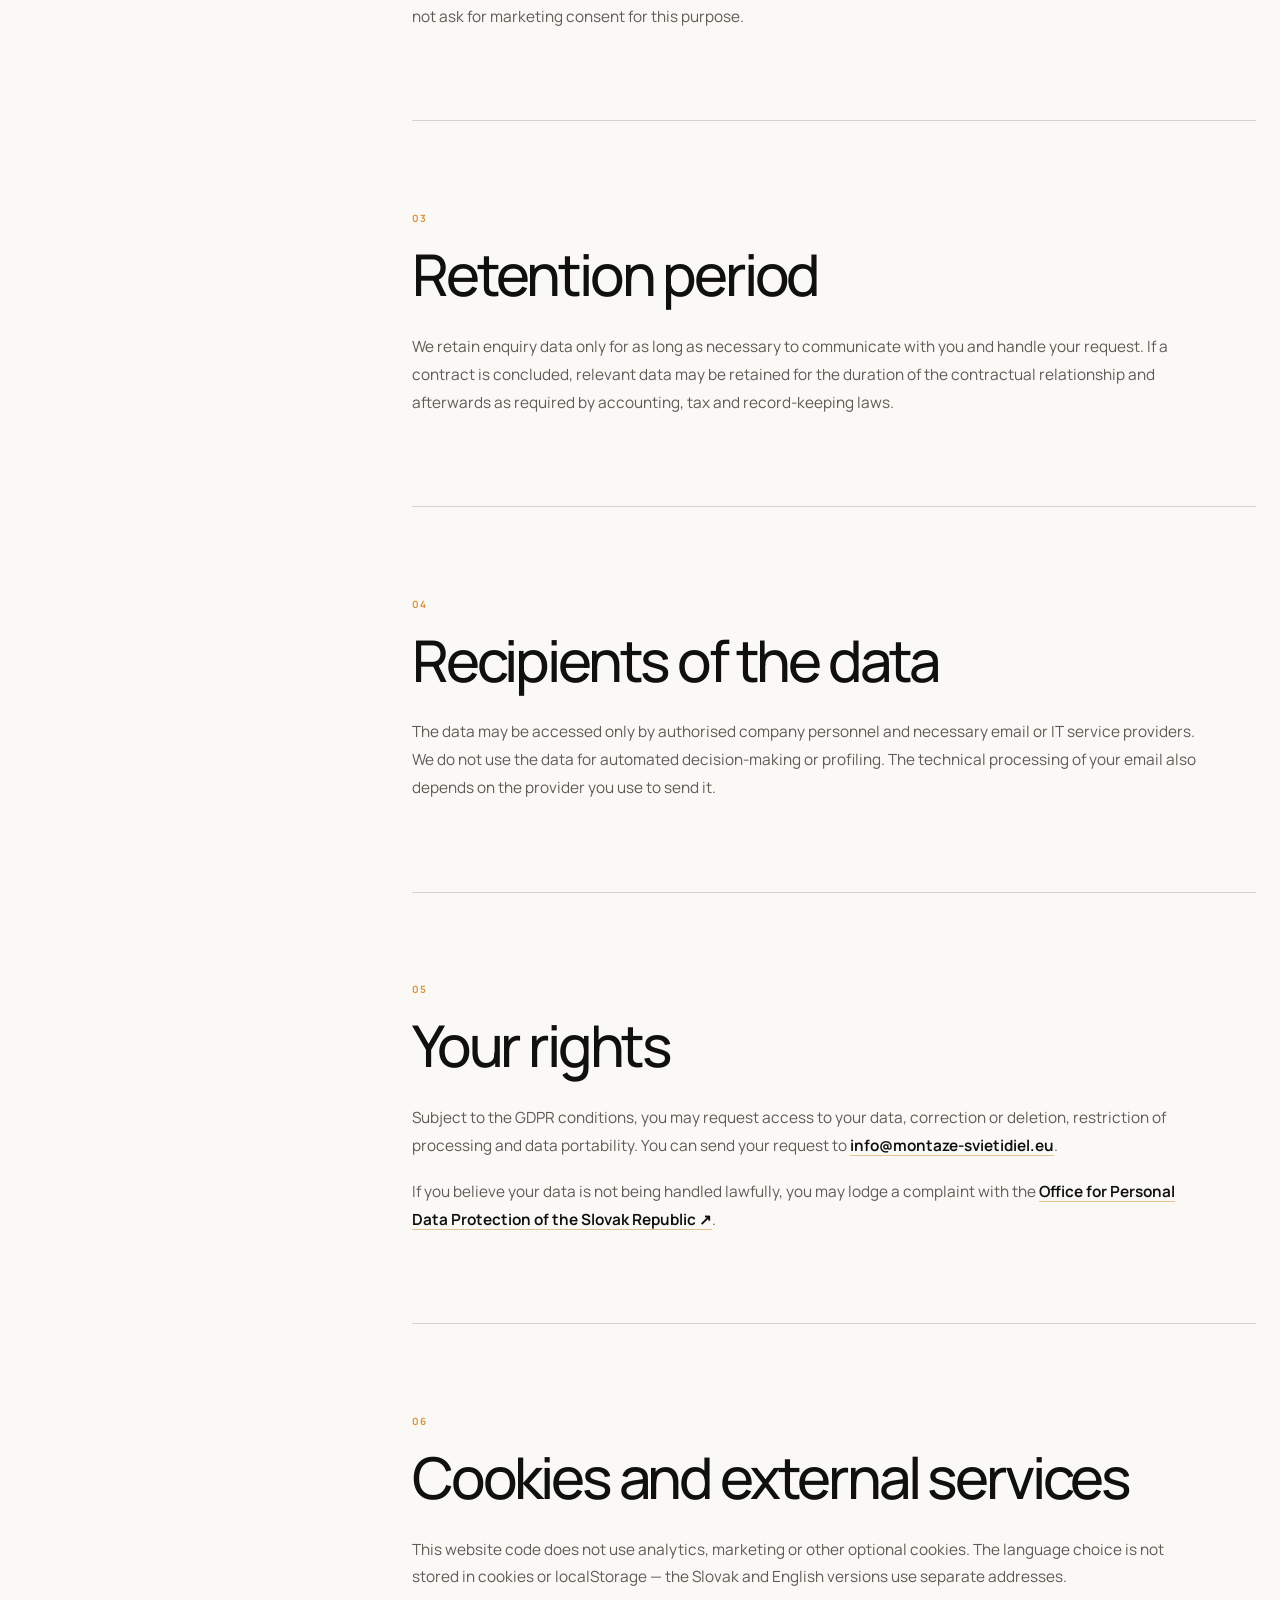
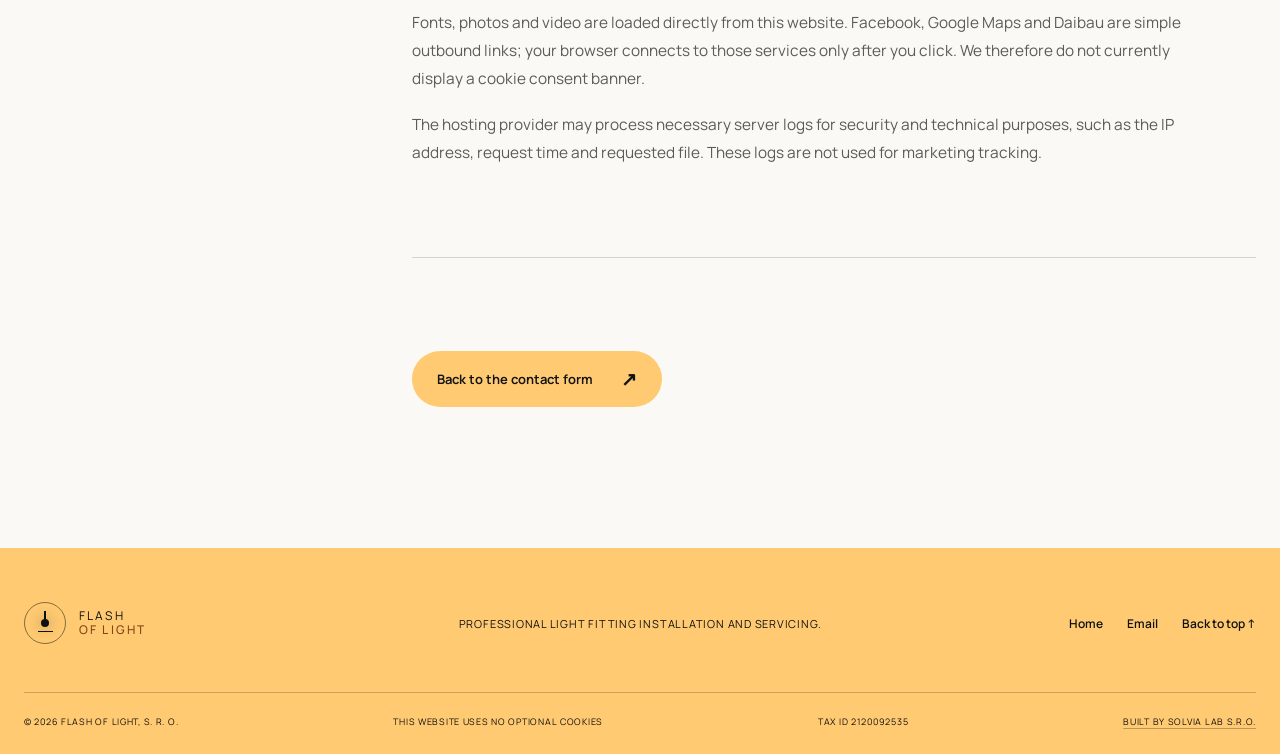
<file: privacy-en.html>
<!doctype html>
<html lang="en" class="no-js">
  <head>
    <meta charset="utf-8">
    <meta name="viewport" content="width=device-width, initial-scale=1">
    <meta name="theme-color" content="#10110f">

    <title>Privacy and Cookies | Flash of Light</title>
    <meta name="description" content="Information about personal data processing and cookies on the Flash of Light website.">
    <link rel="canonical" href="https://montaze-svietidiel.eu/privacy-en.html">
    <link rel="alternate" hreflang="sk" href="https://montaze-svietidiel.eu/privacy-sk.html">
    <link rel="alternate" hreflang="en" href="https://montaze-svietidiel.eu/privacy-en.html">
    <link rel="icon" href="assets/favicon.png" type="image/png">
    <script>
      (() => {
        const navigation = performance.getEntriesByType?.('navigation')[0];
        const forceLoader = new URLSearchParams(location.search).has('show-loader');
        let fromThisSite = false;
        try {
          fromThisSite = Boolean(document.referrer) && new URL(document.referrer).origin === location.origin;
        } catch {}

        if (!forceLoader && (
          fromThisSite ||
          navigation?.type === 'reload' ||
          navigation?.type === 'back_forward' ||
          matchMedia('(prefers-reduced-motion: reduce)').matches
        )) {
          document.documentElement.classList.add('skip-loader');
        }
      })();
    </script>
    <link rel="stylesheet" href="styles.css?v=20260825-4">
    <script defer src="script.js?v=20260825-3"></script>
  </head>

  <body class="legal-page is-loading" id="top">
    <div class="site-loader" role="status" aria-label="Loading page">
      <div class="loader-scene" aria-hidden="true">
        <span class="loader-cord"></span>
        <span class="loader-socket"></span>
        <span class="loader-bulb"><i></i></span>
        <span class="loader-beam"></span>
        <span class="loader-floor"></span>
      </div>
      <p><strong>FLASH <em>OF LIGHT</em></strong><small>Lighting your space</small></p>
    </div>

    <header class="site-header shell is-scrolled">
      <a class="brand" href="en.html" aria-label="Flash of Light – home">
        <span class="brand-mark"><span></span></span>
        <span class="brand-name">FLASH <b>OF LIGHT</b></span>
      </a>

      <nav class="desktop-nav" aria-label="Main navigation">
        <a href="en.html#sluzby">Services</a>
        <a href="en.html#realizacie">Our work</a>
        <a href="en.html#o-nas">About us</a>
        <a href="en.html#referencie">References</a>
        <a href="en.html#kontakt">Contact</a>
      </nav>

      <div class="header-end">
        <nav class="language-switch" aria-label="Choose language">
          <a href="privacy-sk.html" lang="sk" hreflang="sk" aria-label="Slovenčina">SK</a>
          <span aria-hidden="true">/</span>
          <a href="privacy-en.html" lang="en" hreflang="en" aria-label="English" aria-current="page">EN</a>
        </nav>
        <a class="header-call" href="tel:+421902842055"><span>Call us</span>+421 902 842 055</a>
        <details class="mobile-menu">
          <summary aria-label="Open menu"><i></i><i></i></summary>
          <nav aria-label="Mobile navigation">
            <a href="en.html#sluzby">Services</a>
            <a href="en.html#realizacie">Our work</a>
            <a href="en.html#o-nas">About us</a>
            <a href="en.html#referencie">References</a>
            <a href="en.html#kontakt">Contact</a>
          </nav>
        </details>
      </div>
    </header>

    <main class="legal-main">
      <section class="legal-hero">
        <div class="legal-glow" aria-hidden="true"></div>
        <div class="shell">
          <p class="section-label light">Privacy</p>
          <h1>Your data.<em>Only to handle your enquiry.</em></h1>
          <p>We explain clearly what data we process when you contact us and why this static website does not need a cookie consent banner.</p>
          <small>Updated 25 August 2026</small>
        </div>
      </section>

      <section class="legal-body section">
        <div class="shell legal-layout">
          <aside class="legal-toc" aria-label="Page contents">
            <span>Contents</span>
            <a href="#prevadzkovatel">01 Data controller</a>
            <a href="#spracuvanie">02 Enquiries and data</a>
            <a href="#uchovanie">03 Retention</a>
            <a href="#prijemcovia">04 Recipients</a>
            <a href="#prava">05 Your rights</a>
            <a href="#cookies">06 Cookies</a>
          </aside>

          <div class="legal-content">
            <section id="prevadzkovatel">
              <p class="legal-number">01</p>
              <h2>Data controller</h2>
              <p>The controller of your personal data is <strong>FLASH of LIGHT, s. r. o.</strong>, Kríková 4, 821 07 Bratislava, Company ID 48211222.</p>
              <div class="legal-contact-box">
                <a href="mailto:info@montaze-svietidiel.eu">info@montaze-svietidiel.eu</a>
                <a href="tel:+421902842055">+421 902 842 055</a>
              </div>
            </section>

            <section id="spracuvanie">
              <p class="legal-number">02</p>
              <h2>Enquiries and personal data</h2>
              <p>The form prepares an email in your email application. The website itself does not send the form data to our server or store it. Processing begins only when you choose to send the prepared email to us.</p>
              <p>The email may include your name, phone number, email address, installation location, selected service, project scope, preferred timing, message and any photos you choose to attach.</p>
              <p>The purpose is to respond to your enquiry, prepare a technical solution or quotation and take steps before a possible contract. The legal basis is Article 6(1)(b) GDPR — pre-contractual steps taken at your request. We do not ask for marketing consent for this purpose.</p>
            </section>

            <section id="uchovanie">
              <p class="legal-number">03</p>
              <h2>Retention period</h2>
              <p>We retain enquiry data only for as long as necessary to communicate with you and handle your request. If a contract is concluded, relevant data may be retained for the duration of the contractual relationship and afterwards as required by accounting, tax and record-keeping laws.</p>
            </section>

            <section id="prijemcovia">
              <p class="legal-number">04</p>
              <h2>Recipients of the data</h2>
              <p>The data may be accessed only by authorised company personnel and necessary email or IT service providers. We do not use the data for automated decision-making or profiling. The technical processing of your email also depends on the provider you use to send it.</p>
            </section>

            <section id="prava">
              <p class="legal-number">05</p>
              <h2>Your rights</h2>
              <p>Subject to the GDPR conditions, you may request access to your data, correction or deletion, restriction of processing and data portability. You can send your request to <a href="mailto:info@montaze-svietidiel.eu">info@montaze-svietidiel.eu</a>.</p>
              <p>If you believe your data is not being handled lawfully, you may lodge a complaint with the <a href="https://dataprotection.gov.sk/" target="_blank" rel="noreferrer">Office for Personal Data Protection of the Slovak Republic ↗</a>.</p>
            </section>

            <section id="cookies">
              <p class="legal-number">06</p>
              <h2>Cookies and external services</h2>
              <p>This website code does not use analytics, marketing or other optional cookies. The language choice is not stored in cookies or localStorage — the Slovak and English versions use separate addresses.</p>
              <p>Fonts, photos and video are loaded directly from this website. Facebook, Google Maps and Daibau are simple outbound links; your browser connects to those services only after you click. We therefore do not currently display a cookie consent banner.</p>
              <p>The hosting provider may process necessary server logs for security and technical purposes, such as the IP address, request time and requested file. These logs are not used for marketing tracking.</p>
            </section>

            <div class="legal-back">
              <a class="button button-primary" href="en.html#kontakt">Back to the contact form <span>↗</span></a>
            </div>
          </div>
        </div>
      </section>
    </main>

    <footer>
      <div class="shell footer-grid">
        <a class="brand brand-dark" href="en.html" aria-label="Flash of Light – home">
          <span class="brand-mark"><span></span></span>
          <span class="brand-name">FLASH <b>OF LIGHT</b></span>
        </a>
        <p>Professional light fitting installation and servicing.</p>
        <div class="footer-links">
          <a href="en.html">Home</a>
          <a href="mailto:info@montaze-svietidiel.eu">Email</a>
          <a href="#top">Back to top ↑</a>
        </div>
      </div>
      <div class="shell footer-bottom"><span>© 2026 FLASH of LIGHT, s. r. o.</span><span>This website uses no optional cookies</span><span>Tax ID 2120092535</span><a class="footer-credit" href="https://solvialab.tech" target="_blank" rel="noopener noreferrer">Built by Solvia Lab s.r.o.</a></div>
    </footer>
  </body>
</html>
</file>
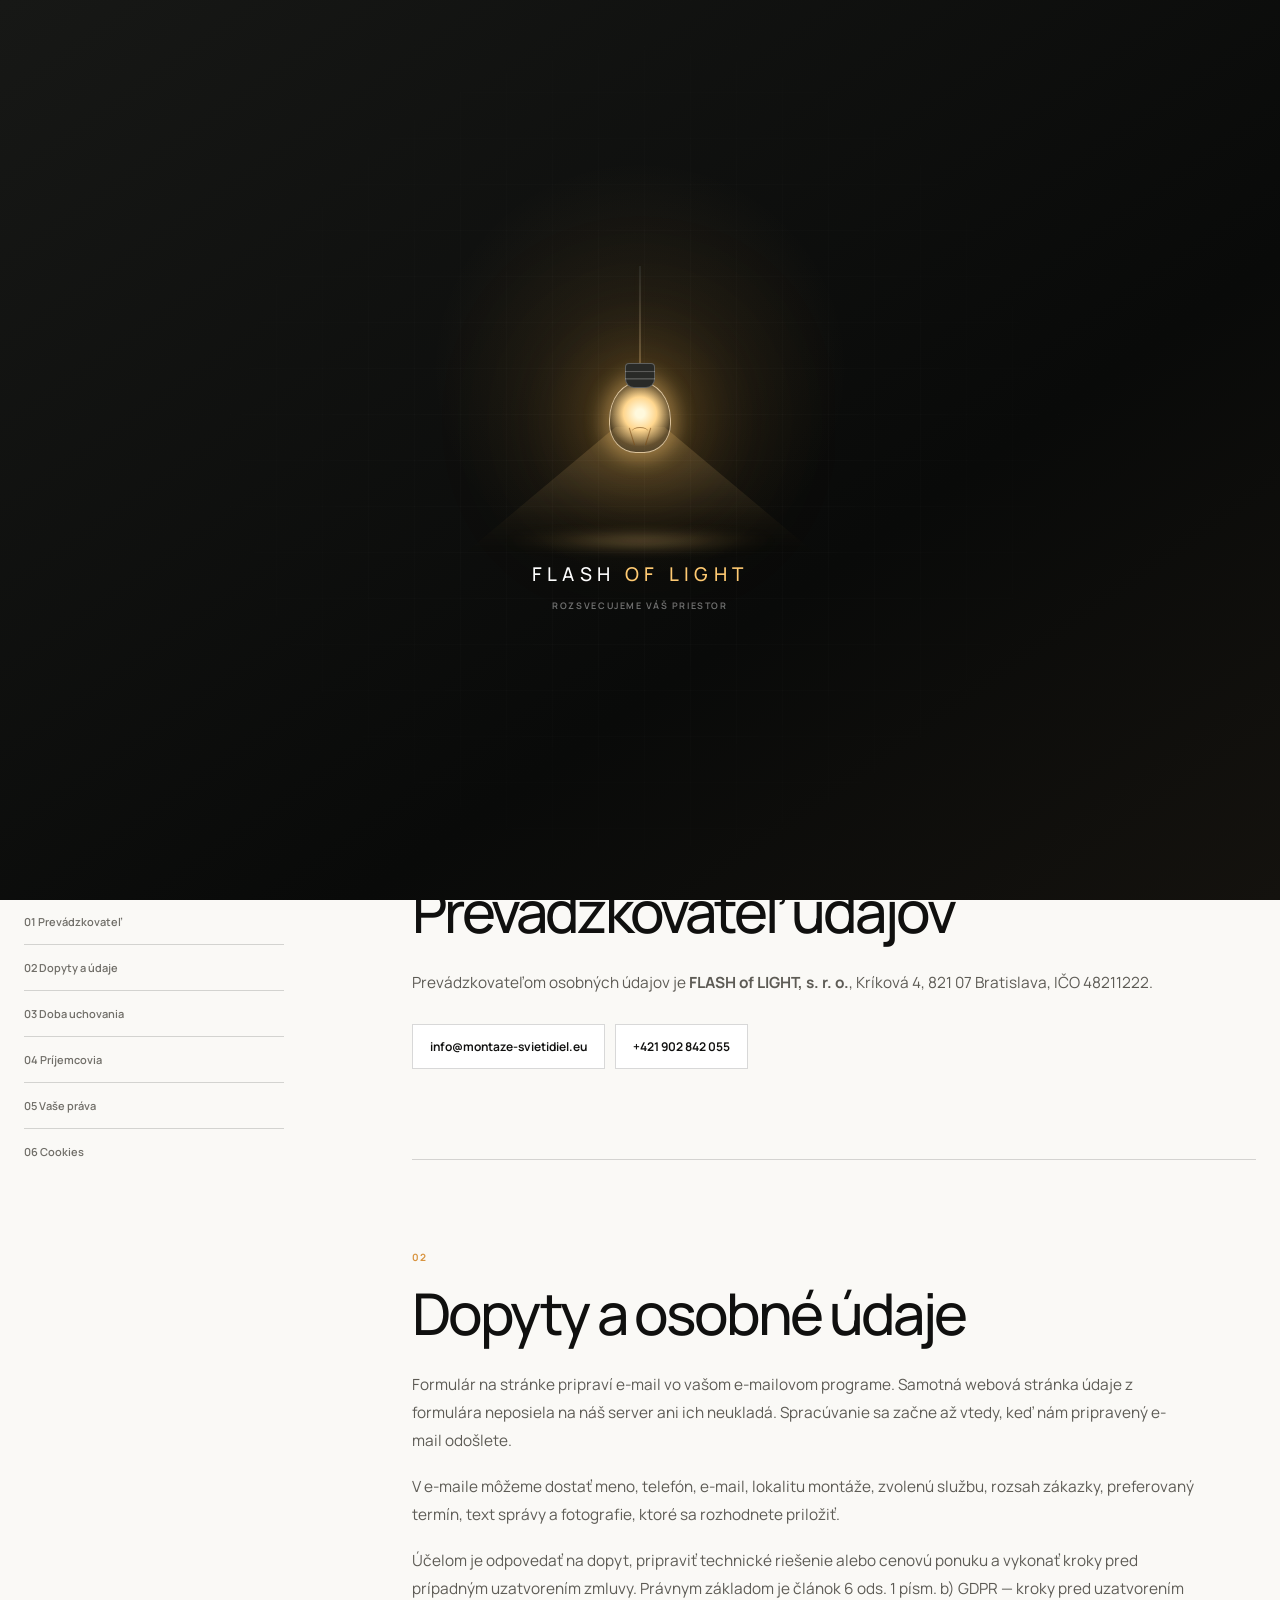
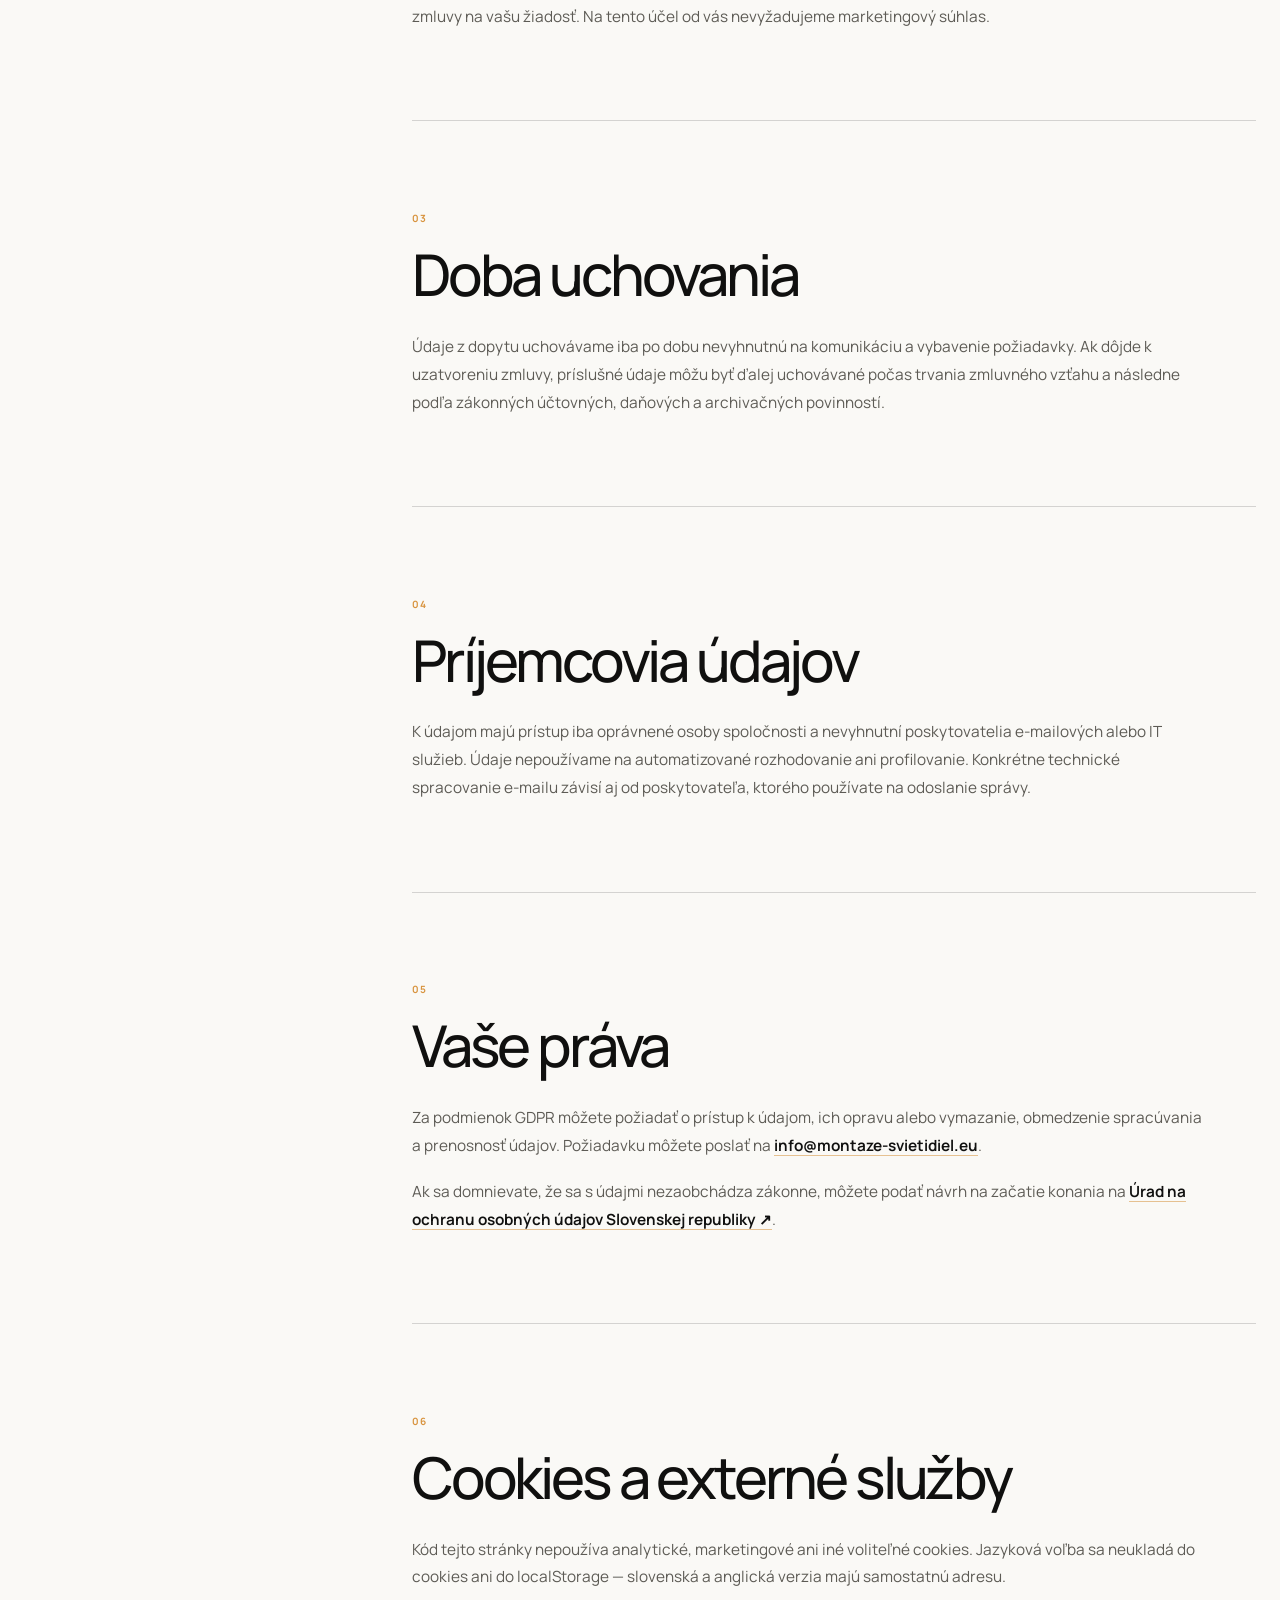
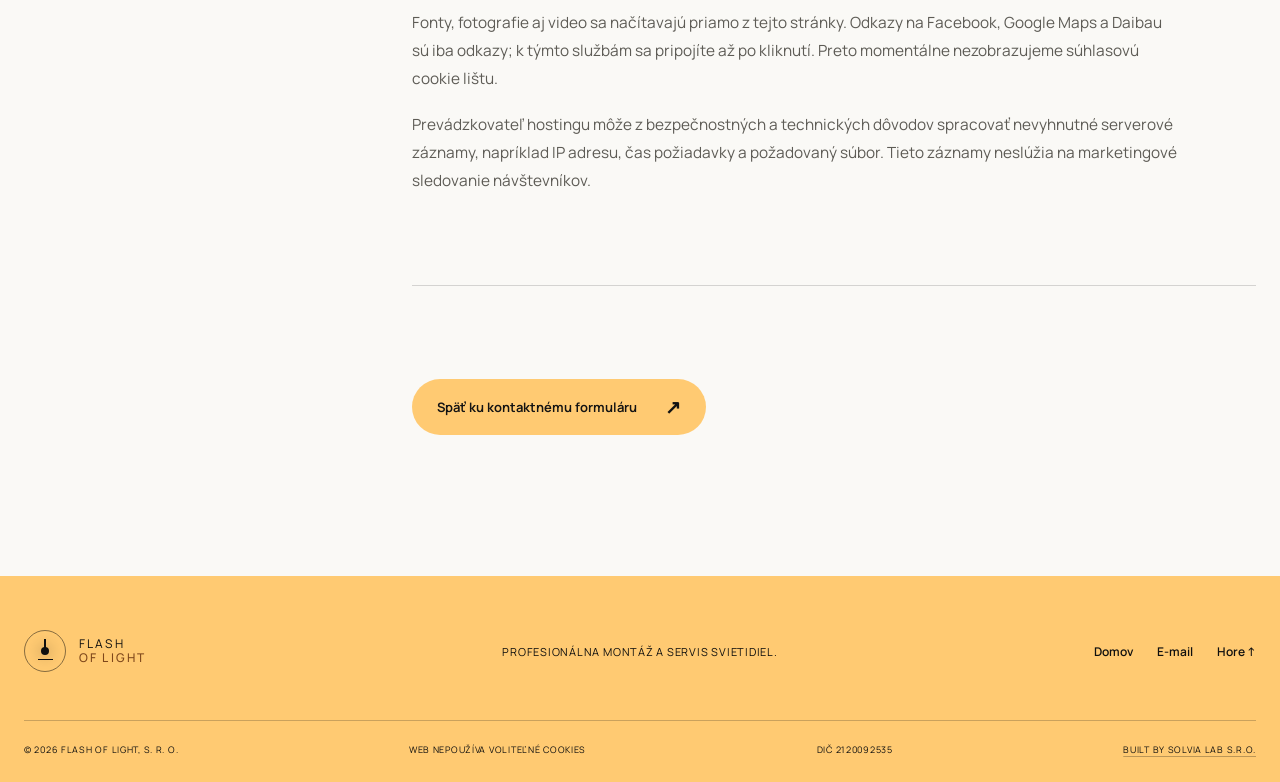
<file: privacy-sk.html>
<!doctype html>
<html lang="sk" class="no-js">
  <head>
    <meta charset="utf-8">
    <meta name="viewport" content="width=device-width, initial-scale=1">
    <meta name="theme-color" content="#10110f">

    <title>Ochrana osobných údajov a cookies | Flash of Light</title>
    <meta name="description" content="Informácie o spracúvaní osobných údajov a používaní cookies na stránke Flash of Light.">
    <link rel="canonical" href="https://montaze-svietidiel.eu/privacy-sk.html">
    <link rel="alternate" hreflang="sk" href="https://montaze-svietidiel.eu/privacy-sk.html">
    <link rel="alternate" hreflang="en" href="https://montaze-svietidiel.eu/privacy-en.html">
    <link rel="icon" href="assets/favicon.png" type="image/png">
    <script>
      (() => {
        const navigation = performance.getEntriesByType?.('navigation')[0];
        const forceLoader = new URLSearchParams(location.search).has('show-loader');
        let fromThisSite = false;
        try {
          fromThisSite = Boolean(document.referrer) && new URL(document.referrer).origin === location.origin;
        } catch {}

        if (!forceLoader && (
          fromThisSite ||
          navigation?.type === 'reload' ||
          navigation?.type === 'back_forward' ||
          matchMedia('(prefers-reduced-motion: reduce)').matches
        )) {
          document.documentElement.classList.add('skip-loader');
        }
      })();
    </script>
    <link rel="stylesheet" href="styles.css?v=20260825-4">
    <script defer src="script.js?v=20260825-3"></script>
  </head>

  <body class="legal-page is-loading" id="top">
    <div class="site-loader" role="status" aria-label="Načítava sa stránka">
      <div class="loader-scene" aria-hidden="true">
        <span class="loader-cord"></span>
        <span class="loader-socket"></span>
        <span class="loader-bulb"><i></i></span>
        <span class="loader-beam"></span>
        <span class="loader-floor"></span>
      </div>
      <p><strong>FLASH <em>OF LIGHT</em></strong><small>Rozsvecujeme váš priestor</small></p>
    </div>

    <header class="site-header shell is-scrolled">
      <a class="brand" href="index.html" aria-label="Flash of Light – domov">
        <span class="brand-mark"><span></span></span>
        <span class="brand-name">FLASH <b>OF LIGHT</b></span>
      </a>

      <nav class="desktop-nav" aria-label="Hlavná navigácia">
        <a href="index.html#sluzby">Služby</a>
        <a href="index.html#realizacie">Realizácie</a>
        <a href="index.html#o-nas">O nás</a>
        <a href="index.html#referencie">Referencie</a>
        <a href="index.html#kontakt">Kontakt</a>
      </nav>

      <div class="header-end">
        <nav class="language-switch" aria-label="Výber jazyka">
          <a href="privacy-sk.html" lang="sk" hreflang="sk" aria-label="Slovenčina" aria-current="page">SK</a>
          <span aria-hidden="true">/</span>
          <a href="privacy-en.html" lang="en" hreflang="en" aria-label="English">EN</a>
        </nav>
        <a class="header-call" href="tel:+421902842055"><span>Volajte</span>+421 902 842 055</a>
        <details class="mobile-menu">
          <summary aria-label="Otvoriť menu"><i></i><i></i></summary>
          <nav aria-label="Mobilná navigácia">
            <a href="index.html#sluzby">Služby</a>
            <a href="index.html#realizacie">Realizácie</a>
            <a href="index.html#o-nas">O nás</a>
            <a href="index.html#referencie">Referencie</a>
            <a href="index.html#kontakt">Kontakt</a>
          </nav>
        </details>
      </div>
    </header>

    <main class="legal-main">
      <section class="legal-hero">
        <div class="legal-glow" aria-hidden="true"></div>
        <div class="shell">
          <p class="section-label light">Ochrana súkromia</p>
          <h1>Vaše údaje.<em>Len na vybavenie dopytu.</em></h1>
          <p>Transparentne vysvetľujeme, aké údaje spracúvame pri komunikácii a prečo táto statická stránka nepotrebuje cookie lištu.</p>
          <small>Aktualizované 25. augusta 2026</small>
        </div>
      </section>

      <section class="legal-body section">
        <div class="shell legal-layout">
          <aside class="legal-toc" aria-label="Obsah stránky">
            <span>Obsah</span>
            <a href="#prevadzkovatel">01 Prevádzkovateľ</a>
            <a href="#spracuvanie">02 Dopyty a údaje</a>
            <a href="#uchovanie">03 Doba uchovania</a>
            <a href="#prijemcovia">04 Príjemcovia</a>
            <a href="#prava">05 Vaše práva</a>
            <a href="#cookies">06 Cookies</a>
          </aside>

          <div class="legal-content">
            <section id="prevadzkovatel">
              <p class="legal-number">01</p>
              <h2>Prevádzkovateľ údajov</h2>
              <p>Prevádzkovateľom osobných údajov je <strong>FLASH of LIGHT, s. r. o.</strong>, Kríková 4, 821 07 Bratislava, IČO 48211222.</p>
              <div class="legal-contact-box">
                <a href="mailto:info@montaze-svietidiel.eu">info@montaze-svietidiel.eu</a>
                <a href="tel:+421902842055">+421 902 842 055</a>
              </div>
            </section>

            <section id="spracuvanie">
              <p class="legal-number">02</p>
              <h2>Dopyty a osobné údaje</h2>
              <p>Formulár na stránke pripraví e-mail vo vašom e-mailovom programe. Samotná webová stránka údaje z formulára neposiela na náš server ani ich neukladá. Spracúvanie sa začne až vtedy, keď nám pripravený e-mail odošlete.</p>
              <p>V e-maile môžeme dostať meno, telefón, e-mail, lokalitu montáže, zvolenú službu, rozsah zákazky, preferovaný termín, text správy a fotografie, ktoré sa rozhodnete priložiť.</p>
              <p>Účelom je odpovedať na dopyt, pripraviť technické riešenie alebo cenovú ponuku a vykonať kroky pred prípadným uzatvorením zmluvy. Právnym základom je článok 6 ods. 1 písm. b) GDPR — kroky pred uzatvorením zmluvy na vašu žiadosť. Na tento účel od vás nevyžadujeme marketingový súhlas.</p>
            </section>

            <section id="uchovanie">
              <p class="legal-number">03</p>
              <h2>Doba uchovania</h2>
              <p>Údaje z dopytu uchovávame iba po dobu nevyhnutnú na komunikáciu a vybavenie požiadavky. Ak dôjde k uzatvoreniu zmluvy, príslušné údaje môžu byť ďalej uchovávané počas trvania zmluvného vzťahu a následne podľa zákonných účtovných, daňových a archivačných povinností.</p>
            </section>

            <section id="prijemcovia">
              <p class="legal-number">04</p>
              <h2>Príjemcovia údajov</h2>
              <p>K údajom majú prístup iba oprávnené osoby spoločnosti a nevyhnutní poskytovatelia e-mailových alebo IT služieb. Údaje nepoužívame na automatizované rozhodovanie ani profilovanie. Konkrétne technické spracovanie e-mailu závisí aj od poskytovateľa, ktorého používate na odoslanie správy.</p>
            </section>

            <section id="prava">
              <p class="legal-number">05</p>
              <h2>Vaše práva</h2>
              <p>Za podmienok GDPR môžete požiadať o prístup k údajom, ich opravu alebo vymazanie, obmedzenie spracúvania a prenosnosť údajov. Požiadavku môžete poslať na <a href="mailto:info@montaze-svietidiel.eu">info@montaze-svietidiel.eu</a>.</p>
              <p>Ak sa domnievate, že sa s údajmi nezaobchádza zákonne, môžete podať návrh na začatie konania na <a href="https://dataprotection.gov.sk/" target="_blank" rel="noreferrer">Úrad na ochranu osobných údajov Slovenskej republiky ↗</a>.</p>
            </section>

            <section id="cookies">
              <p class="legal-number">06</p>
              <h2>Cookies a externé služby</h2>
              <p>Kód tejto stránky nepoužíva analytické, marketingové ani iné voliteľné cookies. Jazyková voľba sa neukladá do cookies ani do localStorage — slovenská a anglická verzia majú samostatnú adresu.</p>
              <p>Fonty, fotografie aj video sa načítavajú priamo z tejto stránky. Odkazy na Facebook, Google Maps a Daibau sú iba odkazy; k týmto službám sa pripojíte až po kliknutí. Preto momentálne nezobrazujeme súhlasovú cookie lištu.</p>
              <p>Prevádzkovateľ hostingu môže z bezpečnostných a technických dôvodov spracovať nevyhnutné serverové záznamy, napríklad IP adresu, čas požiadavky a požadovaný súbor. Tieto záznamy neslúžia na marketingové sledovanie návštevníkov.</p>
            </section>

            <div class="legal-back">
              <a class="button button-primary" href="index.html#kontakt">Späť ku kontaktnému formuláru <span>↗</span></a>
            </div>
          </div>
        </div>
      </section>
    </main>

    <footer>
      <div class="shell footer-grid">
        <a class="brand brand-dark" href="index.html" aria-label="Flash of Light – domov">
          <span class="brand-mark"><span></span></span>
          <span class="brand-name">FLASH <b>OF LIGHT</b></span>
        </a>
        <p>Profesionálna montáž a servis svietidiel.</p>
        <div class="footer-links">
          <a href="index.html">Domov</a>
          <a href="mailto:info@montaze-svietidiel.eu">E-mail</a>
          <a href="#top">Hore ↑</a>
        </div>
      </div>
      <div class="shell footer-bottom"><span>© 2026 FLASH of LIGHT, s. r. o.</span><span>Web nepoužíva voliteľné cookies</span><span>DIČ 2120092535</span><a class="footer-credit" href="https://solvialab.tech" target="_blank" rel="noopener noreferrer">Built by Solvia Lab s.r.o.</a></div>
    </footer>
  </body>
</html>
</file>
<file: styles.css>
@font-face {
  font-family: "Manrope";
  font-style: normal;
  font-weight: 300 700;
  font-display: swap;
  src: url("assets/fonts/manrope-latin-ext.woff2") format("woff2");
  unicode-range: U+0100-02BA, U+02BD-02C5, U+02C7-02CC, U+02CE-02D7, U+02DD-02FF, U+0304, U+0308, U+0329, U+1D00-1DBF, U+1E00-1E9F, U+1EF2-1EFF, U+2020, U+20A0-20AB, U+20AD-20C0, U+2113, U+2C60-2C7F, U+A720-A7FF;
}
@font-face {
  font-family: "Manrope";
  font-style: normal;
  font-weight: 300 700;
  font-display: swap;
  src: url("assets/fonts/manrope-latin.woff2") format("woff2");
  unicode-range: U+0000-00FF, U+0131, U+0152-0153, U+02BB-02BC, U+02C6, U+02DA, U+02DC, U+0304, U+0308, U+0329, U+2000-206F, U+20AC, U+2122, U+2191, U+2193, U+2212, U+2215, U+FEFF, U+FFFD;
}
:root {
  --ink: #10100f;
  --paper: #f2f0ea;
  --paper-light: #faf9f6;
  --muted: #706e68;
  --line: rgba(16, 16, 15, .16);
  --warm: #ffca72;
  --warm-dark: #d8943f;
  --support-size: clamp(15px, 1.05vw, 17px);
  --support-leading: 1.72;
  --detail-size: clamp(13.5px, .92vw, 15px);
  --detail-leading: 1.66;
  --support-paper: #68655f;
  --support-dark: rgba(255, 255, 255, .6);
  --detail-dark: rgba(255, 255, 255, .5);
  --heading-detail-paper: #716e68;
  --heading-detail-dark: rgba(255, 255, 255, .54);
  --font-sans: "Manrope", "Segoe UI", Arial, sans-serif;
  --font-mono: "Manrope", "Segoe UI", Arial, sans-serif;
}

* { box-sizing: border-box; }
html { scroll-behavior: smooth; scroll-padding-top: 96px; }
body {
  margin: 0;
  overflow-x: hidden;
  background: var(--paper);
  color: var(--ink);
  font-family: var(--font-sans);
  text-rendering: optimizeLegibility;
}
body.modal-open { overflow: hidden; }
a { color: inherit; text-decoration: none; }
img { display: block; max-width: 100%; }
button, summary { font: inherit; -webkit-tap-highlight-color: transparent; }
::selection { background: var(--warm); color: var(--ink); }
:focus-visible { outline: 2px solid #ef4739; outline-offset: 4px; }

/* Light-themed opening loader */
body.is-loading { overflow: hidden; }
body.is-loading > main *,
body.is-loading > header * { animation-play-state: paused !important; }
.site-loader {
  position: fixed;
  z-index: 1000;
  inset: 0;
  display: grid;
  align-content: center;
  justify-items: center;
  overflow: hidden;
  background:
    radial-gradient(circle at 50% 41%, rgba(255, 194, 98, .1), transparent 25%),
    linear-gradient(145deg, #171816, #090a09 64%, #14120e);
  color: #fff;
  opacity: 1;
  visibility: visible;
  transition: opacity .58s cubic-bezier(.22, 1, .36, 1), visibility 0s .58s;
}
.site-loader::before {
  content: "";
  position: absolute;
  inset: 0;
  background-image:
    linear-gradient(rgba(255, 255, 255, .025) 1px, transparent 1px),
    linear-gradient(90deg, rgba(255, 255, 255, .025) 1px, transparent 1px);
  background-size: 46px 46px;
  mask-image: radial-gradient(circle at center, #000, transparent 68%);
}
.site-loader.is-leaving { opacity: 0; visibility: hidden; pointer-events: none; }
.loader-scene {
  position: relative;
  width: min(86vw, 370px);
  height: 270px;
  transform: translateZ(0);
  transform-origin: center bottom;
  transition: transform .58s cubic-bezier(.22, 1, .36, 1);
}
.site-loader.is-leaving .loader-scene { transform: translateY(-18px) scale(.94); }
.loader-scene > span { position: absolute; display: block; left: 50%; }
.loader-cord {
  z-index: 3;
  top: -22px;
  width: 1px;
  height: 108px;
  background: linear-gradient(#353735, #a48a64);
  box-shadow: 0 0 8px rgba(255, 206, 127, .12);
  transform: translateX(-50%) scaleY(0);
  transform-origin: top;
  animation: loader-drop .52s .04s cubic-bezier(.22, 1, .36, 1) forwards;
}
.loader-socket {
  z-index: 4;
  top: 75px;
  width: 30px;
  height: 25px;
  border: 1px solid rgba(255, 255, 255, .26);
  border-radius: 4px 4px 9px 9px;
  background:
    linear-gradient(to bottom, transparent 31%, rgba(255, 255, 255, .23) 32% 36%, transparent 37% 62%, rgba(255, 255, 255, .2) 63% 67%, transparent 68%),
    #292a27;
  opacity: 0;
  transform: translate(-50%, -8px);
  animation: loader-socket-in .4s .28s ease forwards;
}
.loader-bulb {
  z-index: 3;
  top: 93px;
  width: 62px;
  height: 72px;
  border: 1px solid rgba(255, 228, 184, .76);
  border-radius: 52% 52% 45% 45% / 56% 56% 42% 42%;
  background: radial-gradient(circle at 50% 45%, #fff9dd 0 9%, #ffd68e 34%, rgba(255, 189, 89, .18) 68%, rgba(255, 255, 255, .03) 100%);
  opacity: .08;
  transform: translateX(-50%) scale(.88);
  animation: loader-ignite 1.18s .38s linear forwards, loader-bulb-breathe 1.5s 1.62s ease-in-out infinite;
}
.loader-bulb::before,
.loader-bulb::after {
  content: "";
  position: absolute;
  bottom: 7px;
  width: 1px;
  height: 18px;
  background: rgba(120, 74, 20, .58);
  transform-origin: bottom;
}
.loader-bulb::before { left: 24px; transform: rotate(-17deg); }
.loader-bulb::after { right: 24px; transform: rotate(17deg); }
.loader-bulb i {
  position: absolute;
  right: 22px;
  bottom: 17px;
  left: 22px;
  height: 8px;
  border-top: 1px solid rgba(120, 74, 20, .6);
  border-radius: 50%;
}
.loader-beam {
  z-index: 1;
  top: 139px;
  width: min(350px, 92vw);
  height: 126px;
  background: linear-gradient(to bottom, rgba(255, 214, 143, .2), rgba(255, 194, 91, .035) 72%, transparent);
  clip-path: polygon(43% 0, 57% 0, 100% 100%, 0 100%);
  filter: blur(4px);
  opacity: 0;
  transform: translateX(-50%) scaleX(.36);
  transform-origin: top;
  animation: loader-beam-on .9s .58s cubic-bezier(.22, 1, .36, 1) forwards;
}
.loader-floor {
  z-index: 2;
  bottom: 7px;
  width: min(270px, 72vw);
  height: 20px;
  border-radius: 50%;
  background: radial-gradient(ellipse, rgba(255, 209, 130, .42), rgba(255, 194, 92, .08) 48%, transparent 72%);
  filter: blur(6px);
  opacity: 0;
  transform: translateX(-50%) scale(.45);
  animation: loader-floor-on .7s .72s ease forwards;
}
.site-loader > p {
  position: relative;
  z-index: 2;
  display: grid;
  justify-items: center;
  gap: 12px;
  margin: 3px 0 0;
  opacity: 0;
  transform: translateY(12px);
  animation: loader-copy-in .6s .54s cubic-bezier(.22, 1, .36, 1) forwards;
}
.site-loader > p strong {
  font-size: clamp(14px, 2.2vw, 19px);
  font-weight: 500;
  letter-spacing: .28em;
}
.site-loader > p strong em { color: var(--warm); font-style: normal; }
.site-loader > p small {
  color: rgba(255, 255, 255, .42);
  font-size: 9px;
  font-weight: 650;
  letter-spacing: .18em;
  text-transform: uppercase;
}
html.skip-loader .site-loader,
html.no-js .site-loader { display: none; }
html.skip-loader body.is-loading,
html.no-js body.is-loading { overflow-x: hidden; overflow-y: auto; }

@keyframes loader-drop { to { transform: translateX(-50%) scaleY(1); } }
@keyframes loader-socket-in { to { opacity: 1; transform: translate(-50%, 0); } }
@keyframes loader-ignite {
  0%, 24% { opacity: .08; transform: translateX(-50%) scale(.88); box-shadow: none; }
  31% { opacity: .92; }
  39% { opacity: .16; }
  49% { opacity: 1; }
  56% { opacity: .68; }
  64%, 100% {
    opacity: 1;
    transform: translateX(-50%) scale(1);
    box-shadow: 0 0 18px 7px rgba(255, 203, 116, .38), 0 0 70px 28px rgba(255, 181, 67, .2), 0 0 145px 65px rgba(255, 167, 42, .08);
  }
}
@keyframes loader-beam-on { to { opacity: 1; transform: translateX(-50%) scaleX(1); } }
@keyframes loader-floor-on { to { opacity: 1; transform: translateX(-50%) scale(1); } }
@keyframes loader-copy-in { to { opacity: 1; transform: translateY(0); } }
@keyframes loader-bulb-breathe { 50% { filter: brightness(1.09); } }

.shell { width: min(100% - 48px, 1380px); margin-inline: auto; }
.section { padding-block: clamp(100px, 11vw, 170px); }
.section-label {
  font-family: var(--font-mono);
  font-size: 11px;
  font-weight: 600;
  letter-spacing: .14em;
  text-transform: uppercase;
}
.section-label { margin: 0 0 42px; color: var(--muted); }
.section-label.light { color: rgba(255, 255, 255, .5); }
h1, h2, h3, p { text-wrap: pretty; }
h2 {
  margin: 0;
  font-size: clamp(48px, 6.5vw, 96px);
  font-weight: 500;
  letter-spacing: -.068em;
  line-height: .94;
}
h2 em {
  display: inline-block;
  margin-top: .12em;
  color: var(--heading-detail-paper);
  font-family: inherit;
  font-size: .65em;
  font-style: normal;
  font-weight: 340;
  letter-spacing: -.045em;
  line-height: 1.04;
}
.section-heading { margin-bottom: clamp(66px, 8vw, 112px); }
.section-intro { color: var(--support-paper); }
.support-copy {
  max-inline-size: 44ch;
  margin: 0;
  color: var(--support-paper);
  font-size: var(--support-size);
  font-weight: 420;
  letter-spacing: -.012em;
  line-height: var(--support-leading);
}
.support-copy-light { color: var(--support-dark); }
.card-support {
  max-inline-size: 52ch;
  margin: 0;
  font-size: var(--detail-size);
  font-weight: 400;
  letter-spacing: -.006em;
  line-height: var(--detail-leading);
}

/* Header and hero */
.hero {
  position: relative;
  min-height: 100svh;
  overflow: hidden;
  color: #fff;
  background:
    radial-gradient(circle at 78% 38%, rgba(255, 190, 92, .1), transparent 27%),
    linear-gradient(145deg, #171816 0%, #0b0c0b 62%, #15130f 100%);
}
.hero-grid-bg {
  position: absolute;
  right: -8%;
  bottom: -33%;
  width: 72%;
  height: 78%;
  background-image:
    linear-gradient(rgba(255, 255, 255, .08) 1px, transparent 1px),
    linear-gradient(90deg, rgba(255, 255, 255, .08) 1px, transparent 1px);
  background-size: 46px 46px;
  mask-image: linear-gradient(to bottom, transparent, #000 32%, #000 72%, transparent);
  transform: perspective(800px) rotateX(61deg) rotateZ(-7deg);
  transform-origin: center bottom;
}
.hero-ambient {
  position: absolute;
  top: 11%;
  right: 4%;
  width: min(650px, 56vw);
  aspect-ratio: 1;
  border: 1px solid rgba(255, 255, 255, .06);
  border-radius: 50%;
  box-shadow: 0 0 0 90px rgba(255, 255, 255, .018), 0 0 0 180px rgba(255, 255, 255, .012);
}
.site-header {
  position: fixed;
  z-index: 50;
  top: 0;
  left: 50%;
  display: grid;
  grid-template-columns: 1fr auto 1fr;
  align-items: center;
  width: min(100% - 48px, 1380px);
  min-height: 104px;
  margin: 0;
  border-bottom: 1px solid rgba(255, 255, 255, .22);
  transform: translateX(-50%);
  isolation: isolate;
  transition: min-height .3s ease, border-color .3s ease;
}
.site-header::before {
  content: "";
  position: absolute;
  z-index: -1;
  inset: 0 auto 0 50%;
  width: 100vw;
  border-bottom: 1px solid rgba(255, 255, 255, .1);
  background: rgba(12, 13, 12, .9);
  box-shadow: 0 12px 36px rgba(0, 0, 0, .16);
  opacity: 0;
  transform: translateX(-50%);
  backdrop-filter: blur(20px) saturate(1.2);
  transition: opacity .3s ease;
}
.site-header.is-scrolled { min-height: 78px; border-bottom-color: transparent; }
.site-header.is-scrolled::before { opacity: 1; }
.language-switch {
  display: inline-flex;
  align-items: center;
  gap: 3px;
  padding: 3px;
  border: 1px solid rgba(255, 255, 255, .23);
  border-radius: 999px;
  color: rgba(255, 255, 255, .52);
  font-size: 9px;
  font-weight: 700;
  letter-spacing: .08em;
}
.language-switch a { display: grid; min-width: 29px; height: 27px; padding-inline: 7px; border-radius: 999px; place-items: center; transition: background .2s ease, color .2s ease; }
.language-switch a:hover { color: #fff; }
.language-switch a[aria-current="page"] { background: var(--warm); color: var(--ink); }
.language-switch > span { opacity: .35; }
.brand { display: inline-flex; align-items: center; gap: 13px; justify-self: start; }
.brand-mark {
  position: relative;
  display: grid;
  place-items: center;
  width: 42px;
  height: 42px;
  flex: 0 0 auto;
  border: 1px solid rgba(255, 255, 255, .55);
  border-radius: 50%;
}
.brand-mark::before,
.brand-mark::after,
.brand-mark span { content: ""; position: absolute; display: block; background: #fff; }
.brand-mark::before { width: 2px; height: 15px; top: 8px; }
.brand-mark::after { width: 15px; height: 1px; bottom: 11px; }
.brand-mark span {
  width: 8px;
  height: 8px;
  border-radius: 50%;
  box-shadow: 0 0 16px 4px rgba(255, 202, 114, .72);
  animation: brand-flicker 7.5s ease-in-out infinite;
}
.brand-name { font-size: 12px; letter-spacing: .18em; line-height: 1.15; }
.brand-name b { display: block; color: var(--warm); font-weight: 500; }
.desktop-nav {
  display: flex;
  align-items: center;
  gap: 34px;
  font-size: 12px;
  font-weight: 600;
  letter-spacing: .08em;
  text-transform: uppercase;
}
.desktop-nav a { position: relative; padding-block: 8px; }
.desktop-nav a::after {
  content: "";
  position: absolute;
  right: 100%;
  bottom: 2px;
  left: 0;
  height: 1px;
  background: var(--warm);
  transition: right .25s ease;
}
.desktop-nav a:hover::after { right: 0; }
.header-end { display: flex; align-items: center; justify-self: end; gap: 14px; }
.header-call { font-size: 14px; font-weight: 600; letter-spacing: -.01em; }
.header-call span {
  display: block;
  margin-bottom: 3px;
  color: rgba(255, 255, 255, .6);
  font-size: 9px;
  letter-spacing: .16em;
  text-transform: uppercase;
}
.mobile-menu { display: none; position: relative; }
.mobile-menu summary {
  display: grid;
  place-content: center;
  gap: 6px;
  width: 42px;
  height: 42px;
  border: 1px solid rgba(255, 255, 255, .35);
  border-radius: 50%;
  cursor: pointer;
  list-style: none;
}
.mobile-menu summary::-webkit-details-marker { display: none; }
.mobile-menu summary i { width: 16px; height: 1px; background: #fff; transition: transform .2s ease; }
.mobile-menu[open] summary i:first-child { transform: translateY(3.5px) rotate(45deg); }
.mobile-menu[open] summary i:last-child { transform: translateY(-3.5px) rotate(-45deg); }
.mobile-menu nav {
  position: absolute;
  top: 56px;
  right: 0;
  display: grid;
  width: min(290px, calc(100vw - 32px));
  padding: 12px;
  border: 1px solid rgba(255, 255, 255, .18);
  border-radius: 18px;
  background: rgba(14, 14, 14, .96);
  box-shadow: 0 24px 70px rgba(0, 0, 0, .3);
  backdrop-filter: blur(18px);
}
.mobile-menu nav a { padding: 15px 14px; border-bottom: 1px solid rgba(255, 255, 255, .1); font-size: 14px; }
.mobile-menu nav a:last-child { border: 0; color: var(--warm); }
.hero-content {
  position: relative;
  z-index: 1;
  display: grid;
  grid-template-columns: minmax(0, 1.05fr) minmax(440px, .95fr);
  align-items: center;
  gap: clamp(28px, 5vw, 82px);
  min-height: 100svh;
  padding-block: 128px 105px;
}
.hero-copy { position: relative; z-index: 2; max-width: 820px; }
.hero-kicker {
  display: inline-flex;
  align-items: center;
  gap: 13px;
  max-width: 510px;
  margin-bottom: 31px;
  color: rgba(255, 255, 255, .6);
  font-size: 10px;
  font-weight: 650;
  letter-spacing: .13em;
  line-height: 1.45;
  text-transform: uppercase;
  animation: hero-in .8s .1s cubic-bezier(.22, 1, .36, 1) both;
}
.hero-kicker-bulb {
  position: relative;
  width: 15px;
  height: 22px;
  flex: 0 0 15px;
}
.hero-kicker-bulb::before {
  content: "";
  position: absolute;
  top: 0;
  left: 50%;
  width: 1px;
  height: 9px;
  background: rgba(255, 255, 255, .5);
  transform: translateX(-50%);
}
.hero-kicker-bulb::after {
  content: "";
  position: absolute;
  bottom: 1px;
  left: 50%;
  width: 9px;
  height: 10px;
  border: 1px solid rgba(255, 219, 161, .72);
  border-radius: 52% 52% 45% 45%;
  background: rgba(255, 202, 114, .18);
  box-shadow: 0 0 8px rgba(255, 196, 99, .34);
  transform: translateX(-50%);
}
h1 {
  margin: 0;
  font-size: clamp(56px, 6.15vw, 96px);
  font-weight: 500;
  letter-spacing: -.06em;
  line-height: .91;
  animation: hero-in .9s .2s cubic-bezier(.22, 1, .36, 1) both;
}
.hero-copy h1 {
  max-width: 820px;
  font-size: clamp(56px, 5.9vw, 92px);
  line-height: .93;
}
h1 em {
  display: block;
  margin-top: .22em;
  color: var(--heading-detail-dark);
  font-family: inherit;
  font-size: .58em;
  font-style: normal;
  font-weight: 340;
  letter-spacing: -.045em;
  line-height: 1.05;
}
.hero-copy h1 .hero-title-accent {
  display: block;
  width: auto;
  max-width: 760px;
  margin: .25em 0 0;
  background: none;
  color: var(--heading-detail-dark);
  font-size: .58em;
  line-height: 1.05;
  letter-spacing: -.045em;
  filter: none;
  -webkit-text-fill-color: currentColor;
}
.hero-copy > p {
  max-width: 50ch;
  margin: 36px 0 0;
  color: var(--support-dark);
  font-size: var(--support-size);
  font-weight: 420;
  letter-spacing: -.012em;
  line-height: var(--support-leading);
  animation: hero-in .9s .32s cubic-bezier(.22, 1, .36, 1) both;
}
.hero-actions { display: flex; flex-wrap: wrap; gap: 13px; margin-top: 40px; animation: hero-in .9s .44s cubic-bezier(.22, 1, .36, 1) both; }
.button {
  position: relative;
  overflow: hidden;
  display: inline-flex;
  align-items: center;
  justify-content: center;
  min-height: 56px;
  padding: 0 24px;
  border: 1px solid transparent;
  border-radius: 999px;
  font-size: 13px;
  font-weight: 650;
  transition: transform .25s ease, background .25s ease, color .25s ease;
}
.button-primary::before {
  content: "";
  position: absolute;
  top: -70%;
  left: -35%;
  width: 22%;
  height: 240%;
  background: linear-gradient(90deg, transparent, rgba(255, 255, 255, .72), transparent);
  transform: rotate(18deg) translateX(-240%);
  transition: transform .7s cubic-bezier(.22, 1, .36, 1);
  pointer-events: none;
}
.button-primary:hover::before,
.button-primary:focus-visible::before { transform: rotate(18deg) translateX(720%); }
.button:hover { transform: translateY(-2px); }
.button-primary { gap: 28px; background: var(--warm); color: #131313; }
.button-primary span { font-size: 19px; }
.button-primary:hover { background: #fff; }
.button-ghost { border-color: rgba(255, 255, 255, .38); background: rgba(255, 255, 255, .04); backdrop-filter: blur(10px); }
.button-ghost:hover { background: #fff; color: #111; }
.hero-footer {
  position: absolute;
  z-index: 2;
  bottom: 0;
  left: 50%;
  display: flex;
  justify-content: space-between;
  padding-block: 24px;
  border-top: 1px solid rgba(255, 255, 255, .22);
  color: rgba(255, 255, 255, .5);
  font-size: 10px;
  letter-spacing: .12em;
  text-transform: uppercase;
  transform: translateX(-50%);
}
.scroll-cue { display: flex; align-items: center; gap: 10px; }
.scroll-cue i { display: block; width: 5px; height: 5px; border-radius: 50%; background: var(--warm); box-shadow: 0 0 0 5px rgba(255, 202, 114, .13); animation: pulse 2s ease infinite; }

/* CSS 3D light */
.lamp-stage {
  --pointer-x: 0deg;
  --pointer-y: 0deg;
  position: relative;
  height: min(69vh, 700px);
  min-height: 570px;
  perspective: 1200px;
  transform: rotateX(var(--pointer-y)) rotateY(var(--pointer-x));
  transform-style: preserve-3d;
  transition: transform .25s ease-out;
  animation: hero-in 1s .32s cubic-bezier(.22, 1, .36, 1) both;
}
.lamp-stage::before {
  content: "";
  position: absolute;
  top: 10%;
  left: 50%;
  width: 78%;
  aspect-ratio: 1;
  border: 1px solid rgba(255, 255, 255, .08);
  border-radius: 50%;
  transform: translateX(-50%);
}
.lamp-stage::after {
  content: "";
  position: absolute;
  top: 48%;
  left: 50%;
  width: 58%;
  aspect-ratio: 1;
  border-radius: 50%;
  background: radial-gradient(circle, rgba(255, 204, 120, .22), rgba(255, 175, 61, .05) 52%, transparent 70%);
  filter: blur(12px);
  transform: translate(-50%, -50%);
  animation: breathe 4.8s ease-in-out infinite;
}
.lamp-beam {
  position: absolute;
  top: 48%;
  left: 50%;
  width: 76%;
  height: 52%;
  background: linear-gradient(to bottom, rgba(255, 208, 130, .14), transparent 82%);
  clip-path: polygon(43% 0, 57% 0, 94% 100%, 6% 100%);
  filter: blur(11px);
  transform: translateX(-50%);
  transform-origin: top;
  animation: beam-shift 6s ease-in-out infinite;
}
.light-particles {
  position: absolute;
  z-index: 1;
  inset: 16% 8% 8%;
  pointer-events: none;
}
.light-particles i {
  position: absolute;
  width: 4px;
  height: 4px;
  border-radius: 50%;
  background: #fff6da;
  box-shadow: 0 0 7px 2px rgba(255, 193, 88, .72), 0 0 22px 6px rgba(255, 181, 62, .18);
  opacity: 0;
  animation: spark-drift 5.8s ease-in-out infinite;
}
.light-particles i:nth-child(1) { top: 25%; left: 17%; animation-delay: .2s; }
.light-particles i:nth-child(2) { top: 12%; right: 18%; animation-delay: 1.8s; animation-duration: 7s; }
.light-particles i:nth-child(3) { top: 56%; left: 10%; animation-delay: 3.1s; }
.light-particles i:nth-child(4) { right: 7%; bottom: 24%; animation-delay: 4.2s; animation-duration: 6.8s; }
.light-particles i:nth-child(5) { right: 27%; bottom: 8%; animation-delay: 2.5s; }
.light-particles i:nth-child(6) { top: 34%; left: 51%; animation-delay: 5s; animation-duration: 7.4s; }
.lamp-assembly {
  --lamp-scale: 1;
  position: absolute;
  z-index: 2;
  inset: 0;
  transform-style: preserve-3d;
  animation: lamp-float 5.5s ease-in-out infinite;
}
.lamp-canopy {
  position: absolute;
  top: 8%;
  left: 50%;
  width: 128px;
  height: 36px;
  border: 1px solid rgba(255, 255, 255, .28);
  border-radius: 50%;
  background: linear-gradient(110deg, #191a19 8%, #8c7760 47%, #252522 78%);
  box-shadow: inset 0 4px 9px rgba(255, 255, 255, .15), 0 13px 30px rgba(0, 0, 0, .5);
  transform: translateX(-50%) rotateX(68deg) translateZ(45px);
}
.lamp-wire {
  position: absolute;
  top: 12%;
  left: 50%;
  width: 1px;
  height: 236px;
  background: linear-gradient(to bottom, rgba(255, 255, 255, .62), rgba(255, 255, 255, .08));
  transform-origin: top;
}
.wire-left { transform: translateX(-44px) rotateZ(-9deg); }
.wire-right { transform: translateX(44px) rotateZ(9deg); }
.wire-center { height: 260px; opacity: .38; }
.lamp-ring {
  position: absolute;
  top: 53%;
  left: 50%;
  display: block;
  border: 2px solid rgba(255, 205, 125, .94);
  border-radius: 50%;
  box-shadow: 0 0 8px rgba(255, 204, 117, .9), 0 0 26px rgba(255, 183, 73, .5), inset 0 0 14px rgba(255, 195, 103, .3);
  transform-style: preserve-3d;
}
.lamp-ring::after {
  content: "";
  position: absolute;
  top: 12%;
  right: 8%;
  width: 8px;
  height: 8px;
  border-radius: 50%;
  background: #fff3d7;
  box-shadow: 0 0 15px 4px #ffbb51;
}
.ring-one { width: 410px; height: 410px; animation: ring-one 12s linear infinite; }
.ring-two { width: 286px; height: 286px; border-width: 1px; opacity: .76; animation: ring-two 15s linear infinite reverse; }
.ring-three { width: 205px; height: 205px; border-color: rgba(255, 238, 207, .7); opacity: .62; animation: ring-three 17s linear infinite; }
.lamp-orb {
  position: absolute;
  z-index: 3;
  top: 53%;
  left: 50%;
  display: block;
  width: 142px;
  height: 142px;
  border: 1px solid rgba(255, 255, 255, .48);
  border-radius: 50%;
  background:
    radial-gradient(circle at 37% 28%, rgba(255, 255, 255, .95), transparent 8%),
    radial-gradient(circle at 50% 50%, #fff0c2 0%, #ffc761 18%, rgba(235, 153, 49, .44) 45%, rgba(255, 255, 255, .06) 70%);
  box-shadow: 0 0 40px rgba(255, 183, 65, .54), 0 0 110px rgba(255, 174, 46, .3), inset -18px -20px 32px rgba(72, 35, 5, .28);
  transform: translate(-50%, -50%) translateZ(88px);
  animation: orb-flicker 8s ease-in-out infinite;
}
.lamp-orb i {
  position: absolute;
  top: 20%;
  left: 25%;
  width: 22px;
  height: 12px;
  border-radius: 50%;
  background: rgba(255, 255, 255, .7);
  filter: blur(4px);
  transform: rotate(-35deg);
}
.lamp-shadow {
  position: absolute;
  bottom: 8%;
  left: 50%;
  width: 58%;
  height: 52px;
  border-radius: 50%;
  background: radial-gradient(ellipse, rgba(0, 0, 0, .72), transparent 68%);
  filter: blur(8px);
  transform: translateX(-50%) rotateX(65deg);
}
/* Moving ribbon */
.trust-strip { position: relative; overflow: hidden; border-bottom: 1px solid rgba(16, 16, 15, .15); background: var(--warm); }
.ticker {
  display: flex;
  width: max-content;
  animation: ticker 32s linear infinite;
}
.ticker-group {
  display: flex;
  flex: 0 0 auto;
  align-items: center;
  justify-content: space-around;
  gap: 34px;
  width: max-content;
  min-width: 100vw;
  padding: 20px 34px;
}
.ticker span { font-size: 12px; font-weight: 700; letter-spacing: .1em; text-transform: uppercase; white-space: nowrap; }
.ticker i { flex: 0 0 auto; width: 6px; height: 6px; border-radius: 50%; background: var(--ink); opacity: .5; }
.media-toggle {
  display: grid;
  place-items: center;
  border: 1px solid rgba(255, 255, 255, .32);
  border-radius: 50%;
  cursor: pointer;
  transition: transform .2s ease, background .2s ease;
}

/* Services */
.services { background: var(--paper); }
.services .section-heading { display: grid; grid-template-columns: 1.45fr .55fr; align-items: end; gap: 80px; }
.services .section-label { grid-column: 1 / -1; margin-bottom: 0; }
.services .section-intro { max-width: 430px; margin: 0 0 4px; }
.service-grid {
  display: grid;
  grid-template-columns: repeat(2, 1fr);
  border-top: 1px solid var(--line);
  border-left: 1px solid var(--line);
  perspective: 1200px;
}
.service-card {
  position: relative;
  min-height: 370px;
  overflow: hidden;
  padding: clamp(26px, 3vw, 42px);
  border-right: 1px solid var(--line);
  border-bottom: 1px solid var(--line);
  transform-style: preserve-3d;
  transition: background .35s ease, color .35s ease, transform .35s ease, box-shadow .35s ease;
}
.service-card::before {
  content: "";
  position: absolute;
  inset: -1px;
  background: radial-gradient(circle at 80% 15%, rgba(255, 202, 114, .2), transparent 34%);
  opacity: 0;
  pointer-events: none;
  transition: opacity .35s ease;
}
.service-card:hover { z-index: 1; background: var(--ink); color: #fff; box-shadow: 0 26px 70px rgba(16, 16, 15, .16); transform: translateY(-7px) rotateX(1.6deg) rotateY(-1.6deg); }
.service-card:nth-child(even):hover { transform: translateY(-7px) rotateX(1.6deg) rotateY(1.6deg); }
.service-card:hover::before { opacity: 1; }
.service-card > * { position: relative; z-index: 1; transform: translateZ(22px); }
.service-top { display: flex; align-items: center; justify-content: space-between; margin-bottom: 66px; color: var(--muted); font-family: var(--font-mono); font-size: 11px; transition: color .35s ease; }
.service-top .service-icon {
  position: relative;
  flex: 0 0 34px;
  width: 34px;
  height: 34px;
  border: 1px solid currentColor;
  border-radius: 50%;
}
.service-icon b,
.service-icon b::before,
.service-icon b::after { box-sizing: border-box; }
.service-icon-install::before {
  content: "";
  position: absolute;
  top: 5px;
  left: 50%;
  width: 1px;
  height: 8px;
  background: currentColor;
  transform: translateX(-50%);
}
.service-icon-install::after {
  content: "";
  position: absolute;
  top: 13px;
  left: 50%;
  width: 14px;
  height: 7px;
  border: 1px solid currentColor;
  border-bottom: 0;
  border-radius: 8px 8px 0 0;
  transform: translateX(-50%);
}
.service-icon-install b {
  position: absolute;
  top: 21px;
  left: 50%;
  width: 4px;
  height: 4px;
  border-radius: 50%;
  background: currentColor;
  box-shadow: 0 0 7px currentColor;
  transform: translateX(-50%);
}
.service-icon-install b::before {
  content: "";
  position: absolute;
  top: -16px;
  left: -6px;
  width: 16px;
  height: 1px;
  background: currentColor;
}
.service-icon-led::before {
  content: "";
  position: absolute;
  top: 16px;
  left: 4px;
  width: 5px;
  height: 1px;
  background: currentColor;
}
.service-icon-led::after {
  content: "";
  position: absolute;
  top: 16px;
  right: 4px;
  width: 5px;
  height: 1px;
  background: currentColor;
}
.service-icon-led b {
  position: absolute;
  top: 10px;
  left: 8px;
  width: 18px;
  height: 13px;
  border: 1px solid currentColor;
  border-radius: 3px;
}
.service-icon-led b::before {
  content: "";
  position: absolute;
  top: 4px;
  left: 3px;
  width: 3px;
  height: 3px;
  border-radius: 50%;
  background: currentColor;
  box-shadow: 5px 0 currentColor, 10px 0 currentColor;
}
.service-icon-service::before {
  content: "";
  position: absolute;
  top: 6px;
  right: 9px;
  width: 1px;
  height: 7px;
  background: currentColor;
}
.service-icon-service::after {
  content: "";
  position: absolute;
  top: 9px;
  right: 6px;
  width: 7px;
  height: 1px;
  background: currentColor;
}
.service-icon-service b {
  position: absolute;
  top: 50%;
  left: 50%;
  width: 15px;
  height: 3px;
  border-radius: 2px;
  background: currentColor;
  transform: translate(-50%, -50%) rotate(-45deg);
}
.service-icon-service b::before,
.service-icon-service b::after {
  content: "";
  position: absolute;
  top: 50%;
  width: 8px;
  height: 8px;
  border: 2px solid currentColor;
  border-radius: 50%;
  transform: translateY(-50%);
}
.service-icon-service b::before { left: -5px; }
.service-icon-service b::after { right: -5px; border-bottom-color: transparent; border-left-color: transparent; transform: translateY(-50%) rotate(45deg); }
.service-icon-plan b {
  position: absolute;
  top: 8px;
  left: 9px;
  width: 14px;
  height: 16px;
  border: 1px solid currentColor;
  border-radius: 1px;
}
.service-icon-plan b::before {
  content: "";
  position: absolute;
  top: 4px;
  left: 3px;
  width: 7px;
  height: 1px;
  background: currentColor;
  box-shadow: 0 4px 0 currentColor;
}
.service-icon-plan b::after {
  content: "";
  position: absolute;
  right: -4px;
  bottom: 1px;
  width: 10px;
  height: 2px;
  border-radius: 2px;
  background: currentColor;
  transform: rotate(-45deg);
}
.service-card:hover .service-top { color: var(--warm); }
.service-card h3 { margin: 0 0 18px; font-size: clamp(25px, 2.1vw, 34px); font-weight: 520; letter-spacing: -.04em; }
.service-card > p { margin: 0; color: var(--support-paper); font-size: var(--detail-size); line-height: var(--detail-leading); transition: color .35s ease; }
.service-card:hover > p { color: rgba(255, 255, 255, .64); }
.service-card ul { display: grid; gap: 9px; margin: 27px 0 0; padding: 0; list-style: none; }
.service-card li { position: relative; padding-left: 17px; color: var(--muted); font-size: 12px; line-height: 1.45; transition: color .35s ease; }
.service-card li::before { content: ""; position: absolute; top: .58em; left: 0; width: 5px; height: 5px; border-radius: 50%; background: var(--warm-dark); }
.service-card:hover li { color: rgba(255, 255, 255, .76); }

/* Gallery */
.gallery { background: var(--paper-light); }
.gallery-heading { display: grid; grid-template-columns: 1.45fr .55fr; align-items: end; gap: 80px; }
.gallery-heading .section-intro { max-width: 420px; margin: 0 0 5px; }
.gallery-grid { display: grid; grid-template-columns: repeat(12, 1fr); grid-auto-flow: dense; grid-auto-rows: clamp(160px, 17vw, 278px); gap: 20px; }
.gallery-item { display: flex; flex-direction: column; grid-column: span 4; grid-row: span 2; min-width: 0; height: 100%; margin: 0; }
.gallery-item.gallery-wide { grid-column: span 8; }
.gallery-item.gallery-tall { grid-row: span 3; }
.gallery-item > a { position: relative; flex: 1; min-height: 0; overflow: hidden; background: #d8d4ca; cursor: zoom-in; }
.gallery-item > a::after {
  content: "";
  position: absolute;
  z-index: 1;
  top: -35%;
  bottom: -35%;
  left: -32%;
  width: 18%;
  background: linear-gradient(90deg, transparent, rgba(255, 245, 216, .45), transparent);
  opacity: 0;
  transform: rotate(12deg) translateX(-240%);
  pointer-events: none;
}
.gallery-item img { width: 100%; height: 100%; object-fit: cover; transition: transform .8s cubic-bezier(.2, .8, .2, 1), filter .5s ease; }
.gallery-item:hover img,
.gallery-item:focus-within img { transform: scale(1.045); filter: saturate(.82); }
.gallery-item:hover > a::after,
.gallery-item:focus-within > a::after { animation: gallery-flare .85s cubic-bezier(.22, 1, .36, 1); }
.gallery-open {
  position: absolute;
  z-index: 2;
  top: 18px;
  right: 18px;
  display: grid;
  place-items: center;
  width: 44px;
  height: 44px;
  border-radius: 50%;
  background: rgba(255, 255, 255, .9);
  color: var(--ink);
  opacity: 0;
  transform: translateY(8px);
  transition: opacity .3s ease, transform .3s ease;
  pointer-events: none;
}
.gallery-open::before,
.gallery-open::after {
  content: "";
  position: absolute;
  width: 13px;
  height: 1px;
  border-radius: 1px;
  background: currentColor;
}
.gallery-open::after { transform: rotate(90deg); }
.gallery-item:hover .gallery-open,
.gallery-item:focus-within .gallery-open { opacity: 1; transform: translateY(0); }
.gallery-item figcaption { display: flex; align-items: baseline; justify-content: space-between; gap: 20px; padding-top: 15px; }
.gallery-item figcaption span { color: var(--muted); font-family: var(--font-mono); font-size: 9px; letter-spacing: .1em; text-transform: uppercase; }
.gallery-item figcaption strong { font-size: 14px; font-weight: 550; text-align: right; }

/* Gallery modal */
.lightbox {
  position: fixed;
  inset: 0;
  width: min(1180px, calc(100% - 48px));
  height: min(900px, calc(100% - 48px));
  max-width: none;
  max-height: none;
  margin: auto;
  padding: 0;
  overflow: hidden;
  border: 1px solid rgba(255, 255, 255, .16);
  background: #0d0e0d;
  color: #fff;
  box-shadow: 0 40px 120px rgba(0, 0, 0, .58), 0 0 80px rgba(255, 193, 93, .1);
}
.lightbox[open] { animation: modal-in .38s cubic-bezier(.22, 1, .36, 1); }
.lightbox::backdrop {
  background: rgba(6, 7, 6, .86);
  backdrop-filter: blur(12px);
  animation: backdrop-in .25s ease both;
}
.lightbox figure {
  display: grid;
  grid-template-rows: minmax(0, 1fr) auto;
  width: 100%;
  height: 100%;
  margin: 0;
}
.lightbox-media {
  display: grid;
  min-height: 0;
  padding: 28px 88px 0;
  place-items: center;
  background:
    radial-gradient(circle at 50% 48%, rgba(255, 199, 107, .11), transparent 36%),
    linear-gradient(145deg, #151614, #090a09);
}
.lightbox-media img {
  width: auto;
  height: auto;
  max-width: 100%;
  max-height: 100%;
  object-fit: contain;
  box-shadow: 0 22px 70px rgba(0, 0, 0, .34);
}
.lightbox figcaption {
  display: flex;
  align-items: center;
  justify-content: space-between;
  gap: 30px;
  min-height: 96px;
  padding: 22px 88px;
  border-top: 1px solid rgba(255, 255, 255, .12);
}
.lightbox figcaption > div { display: flex; flex-direction: column; gap: 5px; }
.lightbox figcaption span {
  color: var(--warm);
  font-size: 10px;
  font-weight: 600;
  letter-spacing: .13em;
  text-transform: uppercase;
}
.lightbox figcaption strong { font-size: 19px; font-weight: 500; }
.lightbox figcaption small { color: rgba(255, 255, 255, .48); font-size: 11px; letter-spacing: .14em; }
.lightbox figcaption small b { color: #fff; font-weight: 600; }
.lightbox-close,
.lightbox-nav {
  position: absolute;
  z-index: 4;
  display: grid;
  place-items: center;
  border: 1px solid rgba(255, 255, 255, .23);
  border-radius: 50%;
  background: rgba(16, 17, 15, .72);
  color: #fff;
  cursor: pointer;
  backdrop-filter: blur(12px);
  transition: border-color .25s ease, background .25s ease, color .25s ease, transform .25s ease;
}
.lightbox-close:hover,
.lightbox-nav:hover { border-color: var(--warm); background: var(--warm); color: var(--ink); }
.lightbox-close { top: 22px; right: 22px; width: 48px; height: 48px; font-size: 27px; line-height: 1; }
.lightbox-nav { top: 50%; width: 50px; height: 50px; font-size: 20px; transform: translateY(-50%); }
.lightbox-nav:hover { transform: translateY(-50%) scale(1.06); }
.lightbox-prev { left: 22px; }
.lightbox-next { right: 22px; }

/* About */
.about {
  overflow: hidden;
  background: radial-gradient(circle at 76% 20%, rgba(255, 197, 105, .1), transparent 24%), #111210;
  color: #fff;
}
.about-grid { display: grid; grid-template-columns: minmax(0, .92fr) minmax(0, 1.08fr); align-items: center; gap: clamp(70px, 9vw, 140px); }
.about-media {
  position: relative;
  min-height: 710px;
  transform: perspective(1200px) rotateY(3deg) rotateX(.7deg);
  transform-origin: left center;
}
.about-media::before {
  content: "";
  position: absolute;
  z-index: 2;
  inset: 0;
  border: 1px solid rgba(255, 255, 255, .18);
  box-shadow: inset 0 0 90px rgba(0, 0, 0, .18), 35px 45px 100px rgba(0, 0, 0, .3);
  pointer-events: none;
}
.about-media video { width: 100%; height: 100%; min-height: 710px; object-fit: cover; filter: saturate(.72) contrast(1.08); }
.media-toggle {
  position: absolute;
  z-index: 4;
  top: 18px;
  left: 18px;
  width: 42px;
  height: 42px;
  padding: 0;
  background: rgba(13, 14, 13, .72);
  color: #fff;
  box-shadow: 0 12px 32px rgba(0, 0, 0, .24);
  backdrop-filter: blur(12px);
}
.media-toggle:hover { background: var(--warm); color: var(--ink); transform: scale(1.06); }
.media-toggle span { position: relative; display: block; width: 14px; height: 14px; }
.media-toggle[aria-pressed="false"] span::before,
.media-toggle[aria-pressed="false"] span::after {
  content: "";
  position: absolute;
  top: 1px;
  bottom: 1px;
  width: 3px;
  border-radius: 1px;
  background: currentColor;
}
.media-toggle[aria-pressed="false"] span::before { left: 2px; }
.media-toggle[aria-pressed="false"] span::after { right: 2px; }
.media-toggle[aria-pressed="true"] span::before {
  content: "";
  position: absolute;
  top: 1px;
  left: 3px;
  width: 0;
  height: 0;
  border-top: 6px solid transparent;
  border-bottom: 6px solid transparent;
  border-left: 9px solid currentColor;
}
.no-js .media-toggle { display: none; }
.about-media-label {
  position: absolute;
  z-index: 3;
  right: -24px;
  bottom: 34px;
  display: flex;
  flex-direction: column;
  min-width: 210px;
  padding: 22px;
  background: var(--warm);
  color: var(--ink);
}
.about-media-label span { margin-bottom: 6px; font-family: var(--font-mono); font-size: 9px; letter-spacing: .13em; text-transform: uppercase; }
.about-media-label strong { font-size: 18px; font-weight: 600; }
.about-copy { max-width: 670px; }
.about-copy h2 { font-size: clamp(52px, 5.8vw, 88px); }
.about-copy h2 em { color: var(--heading-detail-dark); }
.about-lead { max-width: 44ch; margin: 39px 0 20px; color: rgba(255, 255, 255, .68); font-size: var(--support-size); font-weight: 470; letter-spacing: -.012em; line-height: var(--support-leading); }
.about-copy > p:not(.section-label):not(.about-lead) { max-width: 52ch; margin: 0; color: var(--detail-dark); font-size: var(--detail-size); line-height: var(--detail-leading); }
.about-copy > p:not(.section-label):not(.about-lead) + p { margin-top: 16px; }
.about-facts { display: grid; grid-template-columns: repeat(3, 1fr); margin-top: 38px; padding-block: 26px; border-top: 1px solid rgba(255, 255, 255, .18); border-bottom: 1px solid rgba(255, 255, 255, .18); }
.about-facts > div { display: flex; flex-direction: column; gap: 7px; padding-right: 16px; }
.about-facts strong { color: var(--warm); font-size: clamp(29px, 2.7vw, 42px); font-weight: 500; letter-spacing: -.055em; }
.about-facts span { max-width: 145px; color: rgba(255, 255, 255, .58); font-size: 11px; line-height: 1.45; text-transform: uppercase; }
html[lang="en"] .about-facts { grid-template-columns: .6fr .9fr 1.5fr; }
html[lang="en"] .about-facts > div:nth-child(n + 2) strong {
  font-size: clamp(23px, 2.2vw, 32px);
  line-height: 1.08;
  letter-spacing: -.04em;
  text-wrap: balance;
}
.text-link { display: inline-flex; gap: 26px; align-items: center; margin-top: 38px; padding-bottom: 8px; border-bottom: 1px solid rgba(255, 255, 255, .56); font-size: 13px; font-weight: 650; }
.text-link span { color: var(--warm); font-size: 18px; transition: transform .2s ease; }
.text-link:hover span { transform: translate(3px, -3px); }
.compact-process { display: grid; grid-template-columns: repeat(3, 1fr); margin-top: clamp(85px, 10vw, 145px); border-top: 1px solid rgba(255, 255, 255, .18); border-left: 1px solid rgba(255, 255, 255, .18); }
.compact-process > div { min-height: 190px; padding: 28px; border-right: 1px solid rgba(255, 255, 255, .18); border-bottom: 1px solid rgba(255, 255, 255, .18); }
.compact-process span { display: block; margin-bottom: 38px; color: var(--warm); font-family: var(--font-mono); font-size: 10px; }
.compact-process strong { display: block; margin-bottom: 10px; font-size: 21px; font-weight: 530; letter-spacing: -.03em; }
.compact-process p { max-width: 300px; margin: 0; color: var(--detail-dark); font-size: var(--detail-size); line-height: var(--detail-leading); }
.reference-panel {
  display: grid;
  grid-template-columns: minmax(280px, .72fr) minmax(0, 1.28fr);
  gap: clamp(55px, 8vw, 120px);
  margin-top: clamp(80px, 10vw, 145px);
  padding-top: clamp(60px, 7vw, 96px);
  border-top: 1px solid rgba(255, 255, 255, .18);
  scroll-margin-top: 30px;
}
.reference-heading .section-label { margin-bottom: 30px; }
.reference-heading h3 {
  margin: 0;
  font-size: clamp(35px, 4vw, 58px);
  font-weight: 500;
  letter-spacing: -.055em;
  line-height: .98;
}
.reference-heading h3 em {
  display: block;
  margin-top: .16em;
  color: var(--heading-detail-dark);
  font-family: inherit;
  font-size: .68em;
  font-style: normal;
  font-weight: 340;
  letter-spacing: -.04em;
  line-height: 1.05;
}
.reference-list { margin: 0; padding: 0; list-style: none; border-top: 1px solid rgba(255, 255, 255, .18); }
.reference-list li {
  display: grid;
  grid-template-columns: 54px 1fr;
  align-items: baseline;
  gap: 22px;
  padding: 22px 0;
  border-bottom: 1px solid rgba(255, 255, 255, .18);
}
.reference-list span { color: var(--warm); font-size: 10px; font-weight: 600; letter-spacing: .1em; }
.reference-list strong { max-width: 720px; font-size: clamp(14px, 1.35vw, 18px); font-weight: 500; line-height: 1.5; }
.client-showcase { grid-column: 1 / -1; margin-top: clamp(24px, 4vw, 56px); }
.client-showcase-intro {
  display: flex;
  align-items: flex-end;
  justify-content: space-between;
  gap: 34px;
  margin-bottom: 24px;
}
.client-showcase-intro > span {
  display: flex;
  align-items: center;
  gap: 10px;
  color: var(--warm);
  font-size: 10px;
  font-weight: 700;
  letter-spacing: .14em;
  text-transform: uppercase;
}
.client-showcase-intro > span i {
  width: 7px;
  height: 7px;
  border-radius: 50%;
  background: var(--warm);
  box-shadow: 0 0 13px 4px rgba(255, 202, 114, .28);
  animation: brand-flicker 7.5s ease-in-out infinite;
}
.client-showcase-intro p { max-width: 42ch; margin: 0; color: var(--detail-dark); font-size: var(--detail-size); line-height: var(--detail-leading); text-align: right; }
.client-grid { display: grid; grid-template-columns: repeat(3, 1fr); gap: 12px; }
.client-card {
  position: relative;
  display: flex;
  min-height: 185px;
  flex-direction: column;
  justify-content: flex-end;
  overflow: hidden;
  padding: clamp(25px, 3vw, 38px);
  border: 1px solid rgba(255, 255, 255, .16);
  background: rgba(255, 255, 255, .035);
  box-shadow: inset 0 1px rgba(255, 255, 255, .04);
  transform: perspective(900px) translateZ(0);
  transition: transform .4s cubic-bezier(.22, 1, .36, 1), border-color .35s ease, background .35s ease, box-shadow .35s ease;
}
.client-card::before {
  content: "";
  position: absolute;
  top: -90px;
  right: -80px;
  width: 210px;
  height: 210px;
  border-radius: 50%;
  background: radial-gradient(circle, rgba(255, 202, 114, .2), transparent 66%);
  opacity: .45;
  transition: opacity .35s ease, transform .55s ease;
}
.client-card::after {
  content: "";
  position: absolute;
  top: 0;
  left: 0;
  width: 1px;
  height: 42%;
  background: linear-gradient(to bottom, var(--warm), transparent);
  box-shadow: 0 0 12px rgba(255, 202, 114, .44);
}
.client-card:hover {
  z-index: 1;
  border-color: rgba(255, 202, 114, .58);
  background: rgba(255, 255, 255, .07);
  box-shadow: 0 22px 54px rgba(0, 0, 0, .22), inset 0 0 50px rgba(255, 202, 114, .035);
  transform: perspective(900px) translateY(-6px) rotateX(1.5deg);
}
.client-card:hover::before { opacity: 1; transform: scale(1.15); }
.client-card-featured { border-color: rgba(255, 202, 114, .38); background: linear-gradient(140deg, rgba(255, 202, 114, .18), rgba(255, 202, 114, .045)); }
.client-card-meta { position: absolute; top: 23px; right: 25px; left: 25px; display: flex; align-items: center; justify-content: space-between; }
.client-card-meta span { display: flex; align-items: center; gap: 8px; color: rgba(255, 255, 255, .52); font-size: 9px; font-weight: 700; letter-spacing: .13em; text-transform: uppercase; }
.client-card-meta span::before { content: ""; width: 5px; height: 5px; border-radius: 50%; background: var(--warm); box-shadow: 0 0 9px var(--warm); }
.client-card-meta b { color: rgba(255, 255, 255, .26); font-size: 10px; font-weight: 600; letter-spacing: .08em; }
.client-card > strong { position: relative; font-size: clamp(27px, 3vw, 43px); font-weight: 500; letter-spacing: -.055em; line-height: 1; }
.client-card > small { position: relative; margin-top: 10px; color: rgba(255, 255, 255, .48); font-size: 11px; letter-spacing: .025em; }

/* Contact */
.contact { position: relative; overflow: hidden; padding-block: clamp(88px, 8vw, 124px) 64px; background: #0e0f0e; color: #fff; }
.contact::before {
  content: "";
  position: absolute;
  top: -38vw;
  right: -16vw;
  width: 78vw;
  height: 78vw;
  border: 1px solid rgba(255, 255, 255, .1);
  border-radius: 50%;
  opacity: .48;
}
.contact-glow {
  position: absolute;
  top: -22vw;
  right: -2vw;
  width: 42vw;
  height: 42vw;
  border-radius: 50%;
  background: radial-gradient(circle, rgba(255, 202, 114, .27), rgba(255, 202, 114, .04) 48%, transparent 69%);
  opacity: .58;
  animation: breathe 5s ease-in-out infinite;
}
.contact-inner { position: relative; z-index: 1; }
.contact-heading {
  display: grid;
  grid-template-columns: minmax(0, 1fr) minmax(280px, 380px);
  align-items: end;
  column-gap: clamp(44px, 7vw, 100px);
  row-gap: 20px;
}
.contact-heading .section-label { grid-column: 1 / -1; margin-bottom: 0; }
.contact-heading h2 { max-width: 760px; font-size: clamp(46px, 5vw, 72px); line-height: .99; }
.contact-heading h2 em {
  color: var(--heading-detail-dark);
}
.contact-heading > p { max-width: 40ch; margin: 0 0 4px; color: var(--support-dark); font-size: var(--support-size); line-height: var(--support-leading); }
.contact-actions { display: grid; grid-template-columns: 1fr 1fr; gap: 12px; margin-top: clamp(40px, 5vw, 64px); }
.contact-card {
  position: relative;
  display: grid;
  grid-template-columns: minmax(0, 1fr) 40px;
  grid-template-rows: auto auto;
  align-items: center;
  min-height: 112px;
  padding: 23px 27px;
  border: 1px solid rgba(255, 255, 255, .16);
  background: rgba(255, 255, 255, .025);
  color: #fff;
  transition: border-color .25s ease, background .25s ease, transform .25s ease;
}
.contact-card:hover,
.contact-card.contact-phone:hover { border-color: rgba(255, 202, 114, .55); background: rgba(255, 255, 255, .07); color: #fff; transform: translateY(-2px); }
.contact-card.contact-phone { border-color: rgba(255, 202, 114, .4); background: rgba(255, 202, 114, .07); color: #fff; box-shadow: inset 2px 0 0 var(--warm); }
.contact-card small { grid-column: 1; margin: 0 0 8px; color: var(--warm); font-family: var(--font-mono); font-size: 9px; letter-spacing: .12em; opacity: .8; text-transform: uppercase; }
.contact-card strong { grid-column: 1; overflow-wrap: anywhere; font-size: clamp(20px, 2vw, 30px); font-weight: 500; letter-spacing: -.035em; }
.contact-card > span {
  position: static;
  grid-column: 2;
  grid-row: 1 / 3;
  display: grid;
  width: 38px;
  height: 38px;
  border: 1px solid rgba(255, 255, 255, .22);
  border-radius: 50%;
  place-items: center;
  font-size: 14px;
  opacity: .72;
}
.inquiry-form {
  position: relative;
  margin-top: 22px;
  padding: clamp(32px, 4.2vw, 60px);
  overflow: hidden;
  border-radius: 28px;
  background: var(--paper-light);
  color: var(--ink);
  box-shadow: 0 34px 100px rgba(0, 0, 0, .28);
}
.inquiry-form::before {
  content: "";
  position: absolute;
  top: -260px;
  right: -190px;
  width: 560px;
  height: 560px;
  border-radius: 50%;
  background: radial-gradient(circle, rgba(255, 199, 104, .34), rgba(255, 199, 104, .07) 42%, transparent 68%);
  pointer-events: none;
  animation: breathe 6s ease-in-out infinite;
}
.inquiry-form::after {
  content: "";
  position: absolute;
  top: 0;
  left: 9%;
  width: 1px;
  height: 48px;
  background: linear-gradient(to bottom, var(--warm-dark), transparent);
  box-shadow: 0 0 12px rgba(216, 148, 63, .5);
}
.form-intro {
  position: relative;
  z-index: 1;
  display: grid;
  grid-template-columns: 1fr auto;
  align-items: start;
  gap: 36px;
  padding-bottom: clamp(32px, 4vw, 52px);
  border-bottom: 1px solid var(--line);
}
.form-intro > div { max-width: 790px; }
.form-kicker { display: flex; align-items: center; gap: 10px; color: var(--warm-dark); font-size: 10px; font-weight: 700; letter-spacing: .14em; text-transform: uppercase; }
.form-kicker i { width: 7px; height: 7px; border-radius: 50%; background: var(--warm-dark); box-shadow: 0 0 0 6px rgba(216, 148, 63, .1), 0 0 13px rgba(216, 148, 63, .46); }
.form-intro h3 { margin: 18px 0 16px; font-size: clamp(36px, 4.4vw, 60px); font-weight: 500; letter-spacing: -.06em; line-height: .98; }
.form-intro h3 em {
  display: block;
  margin-top: .14em;
  color: var(--heading-detail-paper);
  font-family: inherit;
  font-size: .68em;
  font-style: normal;
  font-weight: 340;
  letter-spacing: -.045em;
  line-height: 1.05;
}
.form-intro p { max-width: 44ch; margin: 0; color: var(--support-paper); font-size: var(--support-size); line-height: var(--support-leading); }
.form-response { display: flex; align-items: center; gap: 9px; padding: 12px 15px; border: 1px solid var(--line); border-radius: 999px; color: var(--muted); font-size: 10px; font-weight: 600; letter-spacing: .04em; white-space: nowrap; }
.form-response i { width: 6px; height: 6px; border-radius: 50%; background: #4f9f68; box-shadow: 0 0 0 5px rgba(79, 159, 104, .1); }
.form-section { position: relative; z-index: 1; min-width: 0; margin: 0; padding: clamp(36px, 5vw, 62px) 0 0; border: 0; }
.form-section legend { display: flex; align-items: center; gap: 13px; margin: 0 0 22px; padding: 0; font-size: 12px; font-weight: 700; letter-spacing: .09em; text-transform: uppercase; }
.form-section legend span { color: var(--warm-dark); font-size: 9px; letter-spacing: .13em; }
.category-grid { display: grid; grid-template-columns: repeat(3, 1fr); gap: 10px; }
.category-option { position: relative; min-width: 0; cursor: pointer; }
.category-option input { position: absolute; width: 1px; height: 1px; opacity: 0; }
.category-option > span {
  position: relative;
  display: flex;
  min-height: 142px;
  flex-direction: column;
  justify-content: flex-end;
  overflow: hidden;
  padding: 22px;
  border: 1px solid var(--line);
  background: rgba(255, 255, 255, .56);
  transition: border-color .25s ease, background .25s ease, color .25s ease, transform .25s ease, box-shadow .25s ease;
}
.category-option > span::before {
  content: "";
  position: absolute;
  top: -46px;
  right: -46px;
  width: 110px;
  height: 110px;
  border-radius: 50%;
  background: radial-gradient(circle, rgba(255, 202, 114, .7), transparent 67%);
  opacity: 0;
  transition: opacity .3s ease, transform .3s ease;
}
.category-option b { position: absolute; top: 18px; left: 20px; color: var(--warm-dark); font-size: 9px; font-weight: 700; letter-spacing: .12em; }
.category-option strong { position: relative; font-size: 16px; font-weight: 650; letter-spacing: -.03em; }
.category-option small { position: relative; margin-top: 5px; color: var(--muted); font-size: 10px; line-height: 1.4; }
.category-option:hover > span { border-color: rgba(216, 148, 63, .54); transform: translateY(-2px); }
.category-option input:focus-visible + span { outline: 2px solid var(--warm-dark); outline-offset: 3px; }
.category-option input:checked + span { border-color: var(--warm-dark); background: var(--ink); color: #fff; box-shadow: 0 16px 36px rgba(16, 16, 15, .15); transform: translateY(-2px); }
.category-option input:checked + span::before { opacity: .78; transform: scale(1.16); }
.category-option input:checked + span small { color: rgba(255, 255, 255, .56); }
.form-details-section { margin-top: clamp(36px, 5vw, 62px); border-top: 1px solid var(--line); }
.form-grid { display: grid; grid-template-columns: repeat(2, minmax(0, 1fr)); gap: 18px 14px; }
.form-field { display: flex; min-width: 0; flex-direction: column; gap: 9px; }
.form-field > span { color: #52514d; font-size: 10px; font-weight: 700; letter-spacing: .09em; text-transform: uppercase; }
.form-field input,
.form-field select,
.form-field textarea {
  width: 100%;
  min-height: 58px;
  padding: 0 17px;
  border: 1px solid var(--line);
  border-radius: 0;
  outline: 0;
  background: rgba(255, 255, 255, .7);
  color: var(--ink);
  font: 500 14px/1.4 var(--font-sans);
  transition: border-color .25s ease, background .25s ease, box-shadow .25s ease;
}
.form-field textarea { min-height: 145px; padding-block: 16px; resize: vertical; }
.form-field input::placeholder,
.form-field textarea::placeholder { color: #94918a; }
.form-field input:focus,
.form-field select:focus,
.form-field textarea:focus { border-color: var(--warm-dark); background: #fff; box-shadow: 0 0 0 4px rgba(216, 148, 63, .1); }
.form-field-full { grid-column: 1 / -1; }
.form-submit-row { position: relative; z-index: 1; display: flex; align-items: center; justify-content: space-between; gap: 34px; margin-top: 28px; padding-top: 28px; border-top: 1px solid var(--line); }
.form-submit-row p { display: flex; align-items: flex-start; gap: 10px; max-width: 610px; margin: 0; color: var(--muted); font-size: 11px; line-height: 1.55; }
.form-submit-row p a { color: var(--ink); font-weight: 700; text-decoration: underline; text-decoration-color: rgba(216, 148, 63, .55); text-underline-offset: 3px; }
.form-submit-row p a:hover { text-decoration-color: var(--warm-dark); }
.form-submit-row p i { flex: 0 0 auto; width: 6px; height: 6px; margin-top: 5px; border-radius: 50%; background: var(--warm-dark); box-shadow: 0 0 9px rgba(216, 148, 63, .55); }
.form-submit {
  position: relative;
  display: inline-flex;
  min-width: 230px;
  min-height: 60px;
  align-items: center;
  justify-content: space-between;
  gap: 28px;
  overflow: hidden;
  padding: 0 22px 0 25px;
  border: 0;
  border-radius: 999px;
  background: var(--warm);
  color: var(--ink);
  cursor: pointer;
  font-size: 12px;
  font-weight: 700;
  transition: background .25s ease, color .25s ease, transform .25s ease;
}
.form-submit::before { content: ""; position: absolute; top: -70%; left: -35%; width: 20%; height: 240%; background: linear-gradient(90deg, transparent, rgba(255, 255, 255, .8), transparent); transform: rotate(18deg) translateX(-250%); transition: transform .7s cubic-bezier(.22, 1, .36, 1); }
.form-submit:hover { background: var(--ink); color: #fff; transform: translateY(-2px); }
.form-submit:hover::before { transform: rotate(18deg) translateX(850%); }
.form-submit span,
.form-submit b { position: relative; }
.form-submit b { font-size: 20px; font-weight: 400; }
.form-status { position: relative; z-index: 1; min-height: 20px; margin: 15px 0 -20px; color: #6e4a1e; font-size: 11px; font-weight: 600; text-align: right; }
.contact-details { display: grid; grid-template-columns: 1.25fr .75fr 1fr; gap: 36px; margin-top: 58px; padding-top: 28px; border-top: 1px solid rgba(255, 255, 255, .2); }
.contact-details > div { display: flex; flex-direction: column; align-items: flex-start; gap: 5px; }
.contact-details small { margin-bottom: 8px; color: rgba(255, 255, 255, .38); font-family: var(--font-mono); font-size: 9px; letter-spacing: .13em; text-transform: uppercase; }
.contact-details strong,
.contact-details a { font-size: 14px; font-weight: 550; line-height: 1.45; }
.contact-details a:hover { color: var(--warm); }
.contact-details span { color: rgba(255, 255, 255, .48); font-size: 11px; line-height: 1.5; }

/* Footer */
footer { padding: 54px 0 26px; background: var(--warm); }
.footer-grid { display: grid; grid-template-columns: 1fr auto 1fr; align-items: center; gap: 40px; }
.brand-dark .brand-mark { border-color: rgba(16, 16, 15, .5); }
.brand-dark .brand-mark::before,
.brand-dark .brand-mark::after,
.brand-dark .brand-mark span { background: var(--ink); }
.brand-dark .brand-mark span { box-shadow: 0 0 14px 3px rgba(16, 16, 15, .18); }
.brand-dark .brand-name b { color: #7e471b; }
.footer-grid > p { margin: 0; font-size: 11px; letter-spacing: .07em; text-transform: uppercase; }
.footer-links { display: flex; justify-self: end; gap: 24px; font-size: 12px; font-weight: 600; }
.footer-links a:hover { text-decoration: underline; text-underline-offset: 4px; }
.footer-bottom { display: flex; justify-content: space-between; margin-top: 48px; padding-top: 22px; border-top: 1px solid rgba(16, 16, 15, .22); font-family: var(--font-mono); font-size: 9px; letter-spacing: .08em; text-transform: uppercase; }
.footer-bottom a { text-decoration: underline; text-decoration-color: rgba(16, 16, 15, .28); text-underline-offset: 3px; }
.footer-bottom a:hover { text-decoration-color: var(--ink); }
/* Privacy pages */
.legal-page { background: var(--paper-light); }
.legal-page .site-header { color: #fff; }
.legal-main { min-height: 80svh; }
.legal-hero {
  position: relative;
  overflow: hidden;
  padding: clamp(170px, 17vw, 230px) 0 clamp(90px, 10vw, 145px);
  background:
    linear-gradient(rgba(255, 255, 255, .035) 1px, transparent 1px),
    linear-gradient(90deg, rgba(255, 255, 255, .035) 1px, transparent 1px),
    radial-gradient(circle at 80% 28%, rgba(255, 191, 87, .17), transparent 28%),
    #111210;
  background-size: 52px 52px, 52px 52px, auto, auto;
  color: #fff;
}
.legal-glow { position: absolute; top: -20%; right: -5%; width: min(720px, 65vw); aspect-ratio: 1; border: 1px solid rgba(255, 255, 255, .08); border-radius: 50%; box-shadow: 0 0 0 100px rgba(255, 255, 255, .014), 0 0 100px rgba(255, 190, 80, .08); pointer-events: none; }
.legal-hero .shell { position: relative; z-index: 1; }
.legal-hero .section-label { margin-bottom: 34px; }
.legal-hero h1 { max-width: 1000px; font-size: clamp(56px, 7.6vw, 112px); }
.legal-hero h1 em { color: var(--heading-detail-dark); white-space: normal; }
.legal-hero .shell > p:not(.section-label) { max-width: 720px; margin: 34px 0 0; color: rgba(255, 255, 255, .66); font-size: clamp(16px, 1.5vw, 20px); line-height: 1.65; }
.legal-hero small { display: block; margin-top: 42px; color: rgba(255, 255, 255, .38); font-size: 9px; font-weight: 600; letter-spacing: .13em; text-transform: uppercase; }
.legal-body { background: var(--paper-light); }
.legal-layout { display: grid; grid-template-columns: 260px minmax(0, 1fr); align-items: start; gap: clamp(70px, 10vw, 150px); }
.legal-toc { position: sticky; top: 112px; display: grid; border-top: 1px solid var(--line); }
.legal-toc > span { padding: 18px 0; color: var(--warm-dark); font-size: 9px; font-weight: 700; letter-spacing: .13em; text-transform: uppercase; }
.legal-toc a { padding: 15px 0; border-top: 1px solid var(--line); color: var(--muted); font-size: 11px; font-weight: 600; transition: color .2s ease, padding-left .2s ease; }
.legal-toc a:hover { padding-left: 7px; color: var(--ink); }
.legal-content { max-width: 900px; }
.legal-content > section { scroll-margin-top: 105px; padding: 0 0 clamp(58px, 7vw, 90px); margin-bottom: clamp(58px, 7vw, 90px); border-bottom: 1px solid var(--line); }
.legal-number { margin: 0 0 21px; color: var(--warm-dark); font-size: 10px; font-weight: 700; letter-spacing: .13em; }
.legal-content h2 { max-width: 760px; margin-bottom: 29px; font-size: clamp(35px, 4.5vw, 60px); letter-spacing: -.055em; line-height: 1; }
.legal-content p:not(.legal-number) { max-width: 790px; margin: 0; color: #5d5b55; font-size: clamp(14px, 1.2vw, 16px); line-height: 1.82; }
.legal-content p:not(.legal-number) + p { margin-top: 18px; }
.legal-content p a { color: var(--ink); font-weight: 650; text-decoration: underline; text-decoration-color: rgba(216, 148, 63, .55); text-underline-offset: 4px; }
.legal-contact-box { display: flex; flex-wrap: wrap; gap: 10px; margin-top: 27px; }
.legal-contact-box a { padding: 13px 17px; border: 1px solid var(--line); background: #fff; font-size: 12px; font-weight: 650; transition: border-color .2s ease, background .2s ease; }
.legal-contact-box a:hover { border-color: var(--warm-dark); background: var(--warm); }
.legal-back { padding-top: 4px; }
.legal-back .button { width: auto; }

/* Motion */
@keyframes hero-in { from { opacity: 0; transform: translateY(28px); } to { opacity: 1; transform: translateY(0); } }
@keyframes breathe { 50% { opacity: .65; transform: scale(1.06); } }
@keyframes pulse { 50% { box-shadow: 0 0 0 10px rgba(255, 202, 114, 0); } }
@keyframes ticker { to { transform: translateX(-50%); } }
@keyframes brand-flicker {
  0%, 8%, 11%, 14%, 53%, 55%, 100% { opacity: 1; box-shadow: 0 0 16px 4px rgba(255, 202, 114, .72); }
  9%, 13%, 54% { opacity: .72; box-shadow: 0 0 8px 2px rgba(255, 202, 114, .42); }
}
@keyframes orb-flicker {
  0%, 7%, 10%, 13%, 58%, 60%, 100% { filter: brightness(1); }
  8%, 12%, 59% { filter: brightness(.86); }
  18%, 72% { filter: brightness(1.08); }
}
@keyframes spark-drift {
  0%, 100% { opacity: 0; transform: translate3d(0, 16px, 0) scale(.45); }
  18%, 58% { opacity: .9; }
  75% { opacity: 0; transform: translate3d(9px, -24px, 36px) scale(1); }
}
@keyframes gallery-flare {
  0% { opacity: 0; transform: rotate(12deg) translateX(-240%); }
  22% { opacity: .82; }
  100% { opacity: 0; transform: rotate(12deg) translateX(900%); }
}
@keyframes modal-in { from { opacity: 0; transform: translateY(16px) scale(.975); } to { opacity: 1; transform: translateY(0) scale(1); } }
@keyframes backdrop-in { from { opacity: 0; } to { opacity: 1; } }
@keyframes reveal-up { from { opacity: 0; transform: translateY(45px); } to { opacity: 1; transform: translateY(0); } }
@keyframes lamp-float {
  0%, 100% { transform: scale(var(--lamp-scale)) translateY(0) rotateY(-3deg); }
  50% { transform: scale(var(--lamp-scale)) translateY(-13px) rotateY(3deg); }
}
@keyframes ring-one {
  from { transform: translate(-50%, -50%) rotateX(70deg) rotateZ(0deg); }
  to { transform: translate(-50%, -50%) rotateX(70deg) rotateZ(360deg); }
}
@keyframes ring-two {
  from { transform: translate(-50%, -50%) rotateY(69deg) rotateZ(0deg); }
  to { transform: translate(-50%, -50%) rotateY(69deg) rotateZ(360deg); }
}
@keyframes ring-three {
  from { transform: translate(-50%, -50%) rotateX(56deg) rotateY(53deg) rotateZ(0deg); }
  to { transform: translate(-50%, -50%) rotateX(56deg) rotateY(53deg) rotateZ(360deg); }
}
@keyframes beam-shift {
  0%, 100% { opacity: .48; transform: translateX(-50%) rotateZ(-2deg); }
  50% { opacity: .82; transform: translateX(-50%) rotateZ(2deg); }
}

.reveal { opacity: 0; transform: translateY(38px); transition: opacity .75s ease, transform .75s cubic-bezier(.22, 1, .36, 1); }
.reveal.is-visible { opacity: 1; transform: translateY(0); }
.no-js .reveal { opacity: 1; transform: none; }
.service-card:nth-child(2),
.gallery-item:nth-child(2) { transition-delay: .07s; }
.service-card:nth-child(3),
.gallery-item:nth-child(3) { transition-delay: .14s; }
.service-card:nth-child(4),
.gallery-item:nth-child(4) { transition-delay: .21s; }

/* Responsive */
@media (max-width: 1080px) {
  .desktop-nav { gap: 22px; }
  .hero-content { grid-template-columns: minmax(0, 1fr) minmax(390px, .8fr); }
  .lamp-assembly { --lamp-scale: .84; }
  .services .section-heading,
  .gallery-heading { grid-template-columns: 1.2fr .8fr; gap: 50px; }
  .contact-heading { grid-template-columns: minmax(0, 1fr) minmax(260px, 350px); column-gap: 50px; }
  .about-grid { gap: 68px; }
  .about-media,
  .about-media video { min-height: 620px; }
  .reference-panel { gap: 60px; }
}

@media (max-width: 900px) {
  .hero { min-height: auto; }
  .site-header { grid-template-columns: 1fr auto; }
  .desktop-nav { display: none; }
  .mobile-menu { display: block; }
  .hero-content { grid-template-columns: 1fr; min-height: auto; padding-block: 126px 100px; }
  .hero-copy { max-width: 780px; }
  .lamp-stage { height: 540px; min-height: 540px; }
  .lamp-assembly { --lamp-scale: .8; }
  .services .section-heading,
  .gallery-heading { grid-template-columns: 1fr; gap: 32px; }
  .contact-heading { grid-template-columns: 1fr; gap: 22px; }
  .services .section-label,
  .contact-heading .section-label { margin-bottom: 0; }
  .services .section-intro,
  .gallery-heading .section-intro,
  .contact-heading > p { max-width: 650px; }
  .gallery-grid { grid-template-columns: repeat(8, 1fr); grid-auto-rows: 24vw; }
  .gallery-item { grid-column: span 4; }
  .gallery-item.gallery-wide { grid-column: span 8; }
  .about-grid { grid-template-columns: 1fr; }
  .about-media { max-width: 680px; min-height: 650px; }
  .about-media video { min-height: 650px; }
  .about-copy { max-width: 780px; }
  .reference-panel { grid-template-columns: 1fr; }
  .reference-heading { max-width: 620px; }
  .client-grid { grid-template-columns: repeat(2, 1fr); }
  .contact-actions { grid-template-columns: 1fr; }
  .form-intro { grid-template-columns: 1fr; }
  .form-response { justify-self: start; }
  .category-grid { grid-template-columns: repeat(2, 1fr); }
  .contact-details { grid-template-columns: 1fr 1fr; }
  .contact-details > div:first-child { grid-column: 1 / -1; }
  .footer-grid { grid-template-columns: 1fr auto; }
  .footer-grid > p { display: none; }
  .legal-layout { grid-template-columns: 1fr; gap: 58px; }
  .legal-toc { position: static; grid-template-columns: repeat(3, 1fr); }
  .legal-toc > span { grid-column: 1 / -1; }
  .legal-toc a { padding-right: 14px; }
}

@media (max-width: 640px) {
  :root { --support-size: 15px; --support-leading: 1.68; --detail-size: 14px; --detail-leading: 1.62; }
  .shell { width: min(100% - 32px, 1380px); }
  .section { padding-block: 90px; }
  .site-header { min-height: 82px; }
  .brand-mark { width: 38px; height: 38px; }
  .header-call { display: none; }
  .header-end { gap: 9px; }
  .language-switch { font-size: 8px; }
  .language-switch a { min-width: 27px; height: 25px; padding-inline: 6px; }
  .hero-content { padding-top: 112px; }
  .hero-kicker { max-width: 300px; margin-bottom: 24px; font-size: 8px; line-height: 1.5; }
  .hero-copy h1 { font-size: clamp(46px, 14vw, 62px); }
  h1 em { white-space: normal; }
  .hero-copy h1 .hero-title-accent { max-width: 100%; margin-top: .28em; font-size: .62em; white-space: normal; }
  h2 { font-size: clamp(44px, 13.5vw, 62px); }
  .hero-copy > p { margin-top: 26px; }
  .hero-actions { align-items: stretch; flex-direction: column; margin-top: 30px; }
  .button { width: 100%; }
  .hero-footer > span:last-child { display: none; }
  .lamp-stage { height: 400px; min-height: 400px; margin-top: -10px; }
  .lamp-assembly { --lamp-scale: .6; }
  .lamp-stage::before { top: 3%; width: 105%; }
  .ticker-group { gap: 25px; padding: 17px 25px; }
  .ticker span { font-size: 10px; }
  .section-heading { margin-bottom: 58px; }
  .service-grid { grid-template-columns: 1fr; }
  .service-card { min-height: 340px; padding: 28px; }
  .service-top { margin-bottom: 55px; }
  .gallery-grid { display: grid; grid-template-columns: 1fr; grid-auto-rows: auto; gap: 44px; }
  .gallery-item,
  .gallery-item.gallery-wide,
  .gallery-item.gallery-tall { grid-column: auto; grid-row: auto; }
  .gallery-item > a { flex: none; height: auto; aspect-ratio: 4 / 5; }
  .gallery-item.gallery-wide > a { aspect-ratio: 4 / 3; }
  .gallery-open { opacity: 1; transform: none; }
  .lightbox {
    width: calc(100% - 20px);
    height: calc(100% - 20px);
  }
  .lightbox-media { padding: 64px 12px 0; }
  .lightbox figcaption { min-height: 104px; padding: 18px 118px 18px 18px; }
  .lightbox figcaption > div { min-width: 0; }
  .lightbox figcaption strong { overflow-wrap: anywhere; font-size: 16px; }
  .lightbox-close { top: 12px; right: 12px; width: 44px; height: 44px; }
  .lightbox-nav { top: auto; bottom: 26px; width: 42px; height: 42px; transform: none; }
  .lightbox-nav:hover { transform: scale(1.05); }
  .lightbox-prev { right: 62px; left: auto; }
  .lightbox-next { right: 12px; }
  .about-grid { gap: 58px; }
  .about-media { min-height: 118vw; transform: none; }
  .about-media video { min-height: 118vw; }
  .about-media-label { right: -1px; bottom: 20px; min-width: 180px; }
  .about-facts { grid-template-columns: 1fr; gap: 22px; }
  .about-facts > div { display: grid; grid-template-columns: 90px 1fr; align-items: center; }
  html[lang="en"] .about-facts { grid-template-columns: 1fr; gap: 0; padding-block: 0; }
  html[lang="en"] .about-facts > div {
    display: grid;
    grid-template-columns: minmax(0, 1fr);
    align-items: start;
    gap: 5px;
    min-width: 0;
    padding: 18px 0;
  }
  html[lang="en"] .about-facts > div + div { border-top: 1px solid rgba(255, 255, 255, .12); }
  html[lang="en"] .about-facts strong,
  html[lang="en"] .about-facts > div:nth-child(n + 2) strong {
    max-width: 100%;
    font-size: clamp(24px, 7.5vw, 29px);
    line-height: 1.1;
    letter-spacing: -.035em;
    overflow-wrap: normal;
    word-break: normal;
    hyphens: none;
    text-wrap: balance;
  }
  html[lang="en"] .about-facts span { max-width: none; font-size: 10px; line-height: 1.45; }
  .compact-process { grid-template-columns: 1fr; }
  .compact-process > div { min-height: 165px; }
  .reference-list li { grid-template-columns: 38px 1fr; gap: 10px; padding: 19px 0; }
  .client-showcase-intro { align-items: flex-start; flex-direction: column; gap: 12px; }
  .client-showcase-intro p { text-align: left; }
  .client-grid { grid-template-columns: 1fr; }
  .client-card { min-height: 165px; }
  .contact { padding: 80px 0 52px; }
  .contact-heading h2 { font-size: clamp(40px, 12vw, 58px); }
  .contact-card { min-height: 96px; padding: 20px; }
  .contact-card strong { font-size: clamp(18px, 5vw, 24px); }
  .contact-card > span { width: 34px; height: 34px; }
  .inquiry-form { padding: 29px 20px 34px; border-radius: 20px; }
  .form-intro { gap: 24px; }
  .form-response { align-items: flex-start; white-space: normal; }
  .category-grid { grid-template-columns: 1fr; }
  .category-option > span { min-height: 124px; }
  .form-grid { grid-template-columns: 1fr; }
  .form-field-full { grid-column: auto; }
  .form-submit-row { align-items: stretch; flex-direction: column; }
  .form-submit { width: 100%; }
  .form-status { margin-bottom: -12px; text-align: left; }
  .contact-details { grid-template-columns: 1fr; gap: 28px; }
  .contact-details > div:first-child { grid-column: auto; }
  .footer-grid { grid-template-columns: 1fr; gap: 34px; }
  .footer-links { justify-self: start; flex-wrap: wrap; }
  .footer-bottom { flex-wrap: wrap; gap: 13px 20px; }
  .footer-bottom a { order: 3; width: 100%; }
  .legal-hero { padding-top: 145px; }
  .legal-toc { grid-template-columns: 1fr 1fr; }
  .legal-content > section { scroll-margin-top: 88px; }
  .legal-back .button { width: 100%; }
}

@media (prefers-reduced-motion: reduce) {
  html { scroll-behavior: auto; }
  *, *::before, *::after { animation-duration: .01ms !important; animation-iteration-count: 1 !important; transition-duration: .01ms !important; }
  .ticker { animation: none; }
  .media-toggle { display: none; }
  .about-media video { display: none; }
  .about-media { background: url("assets/project-03.jpg") center / cover no-repeat; }
  .reveal { opacity: 1; transform: none; }
}
</file>
